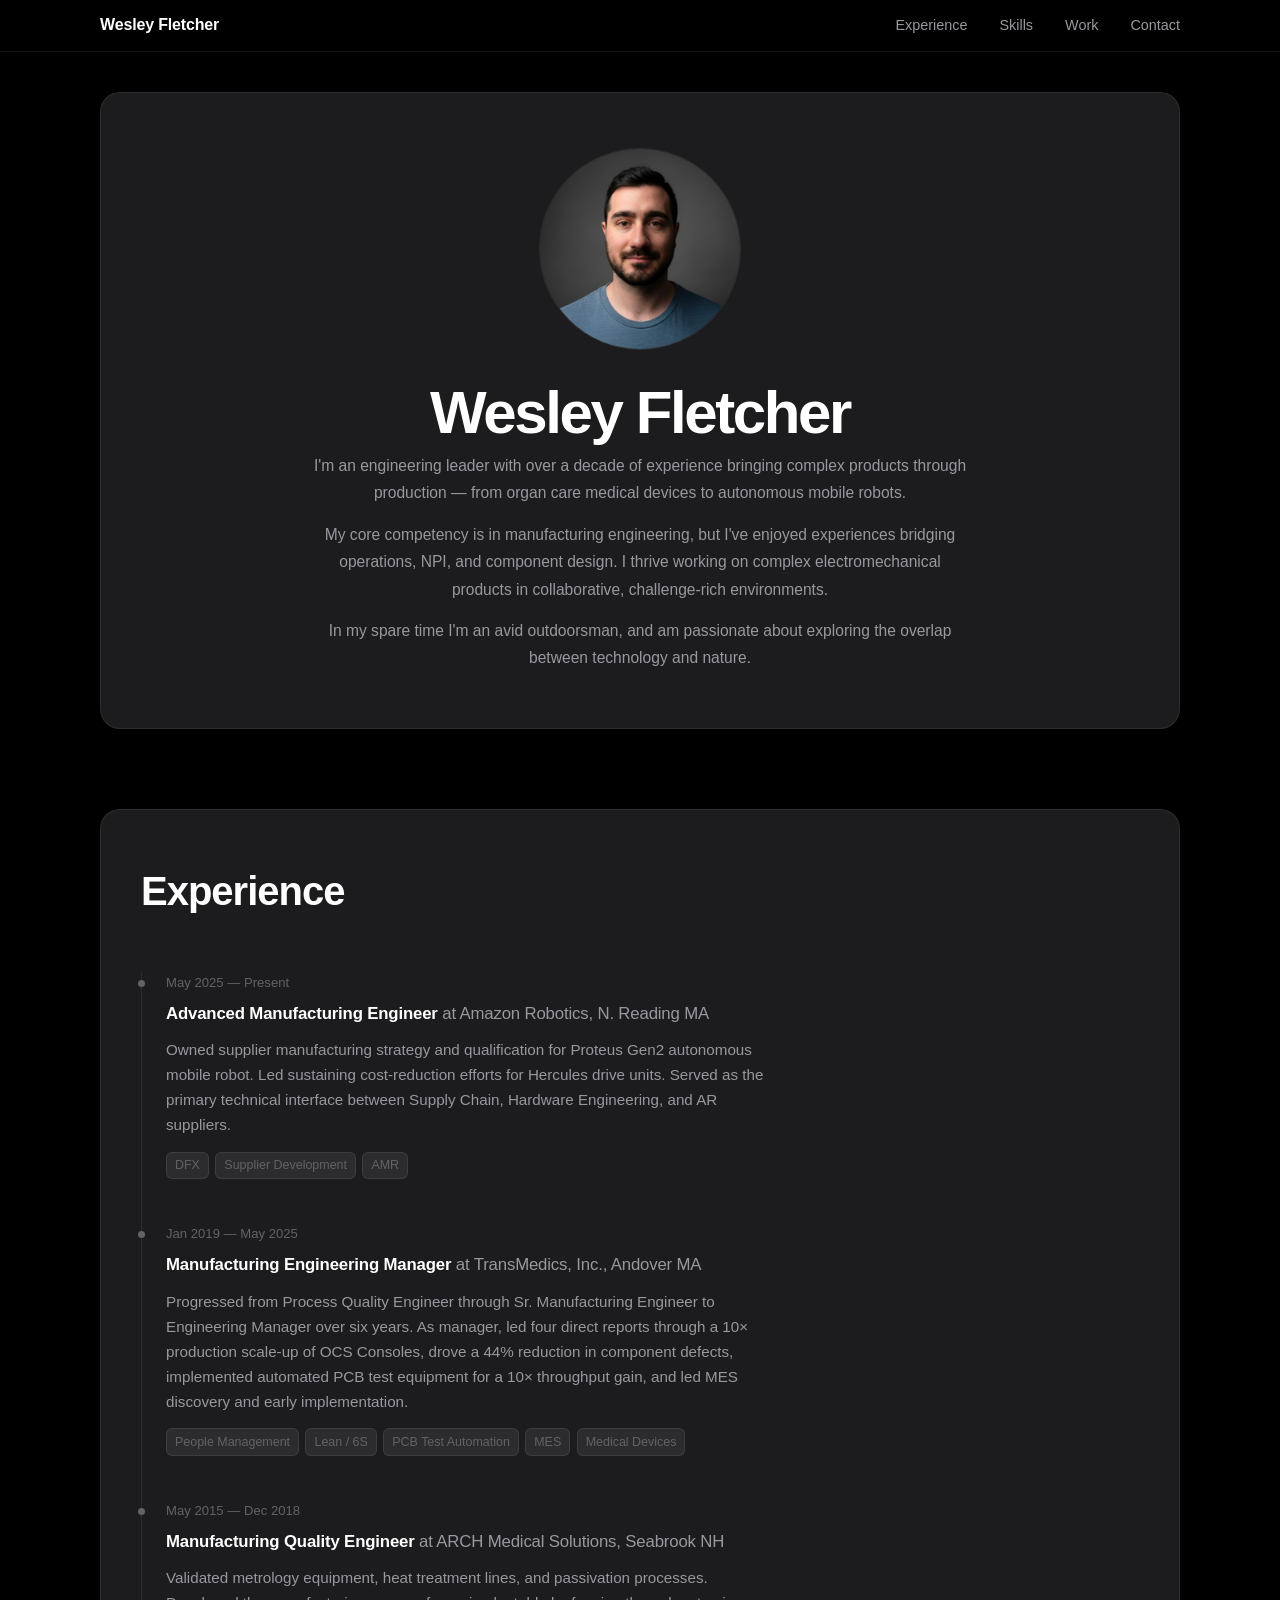
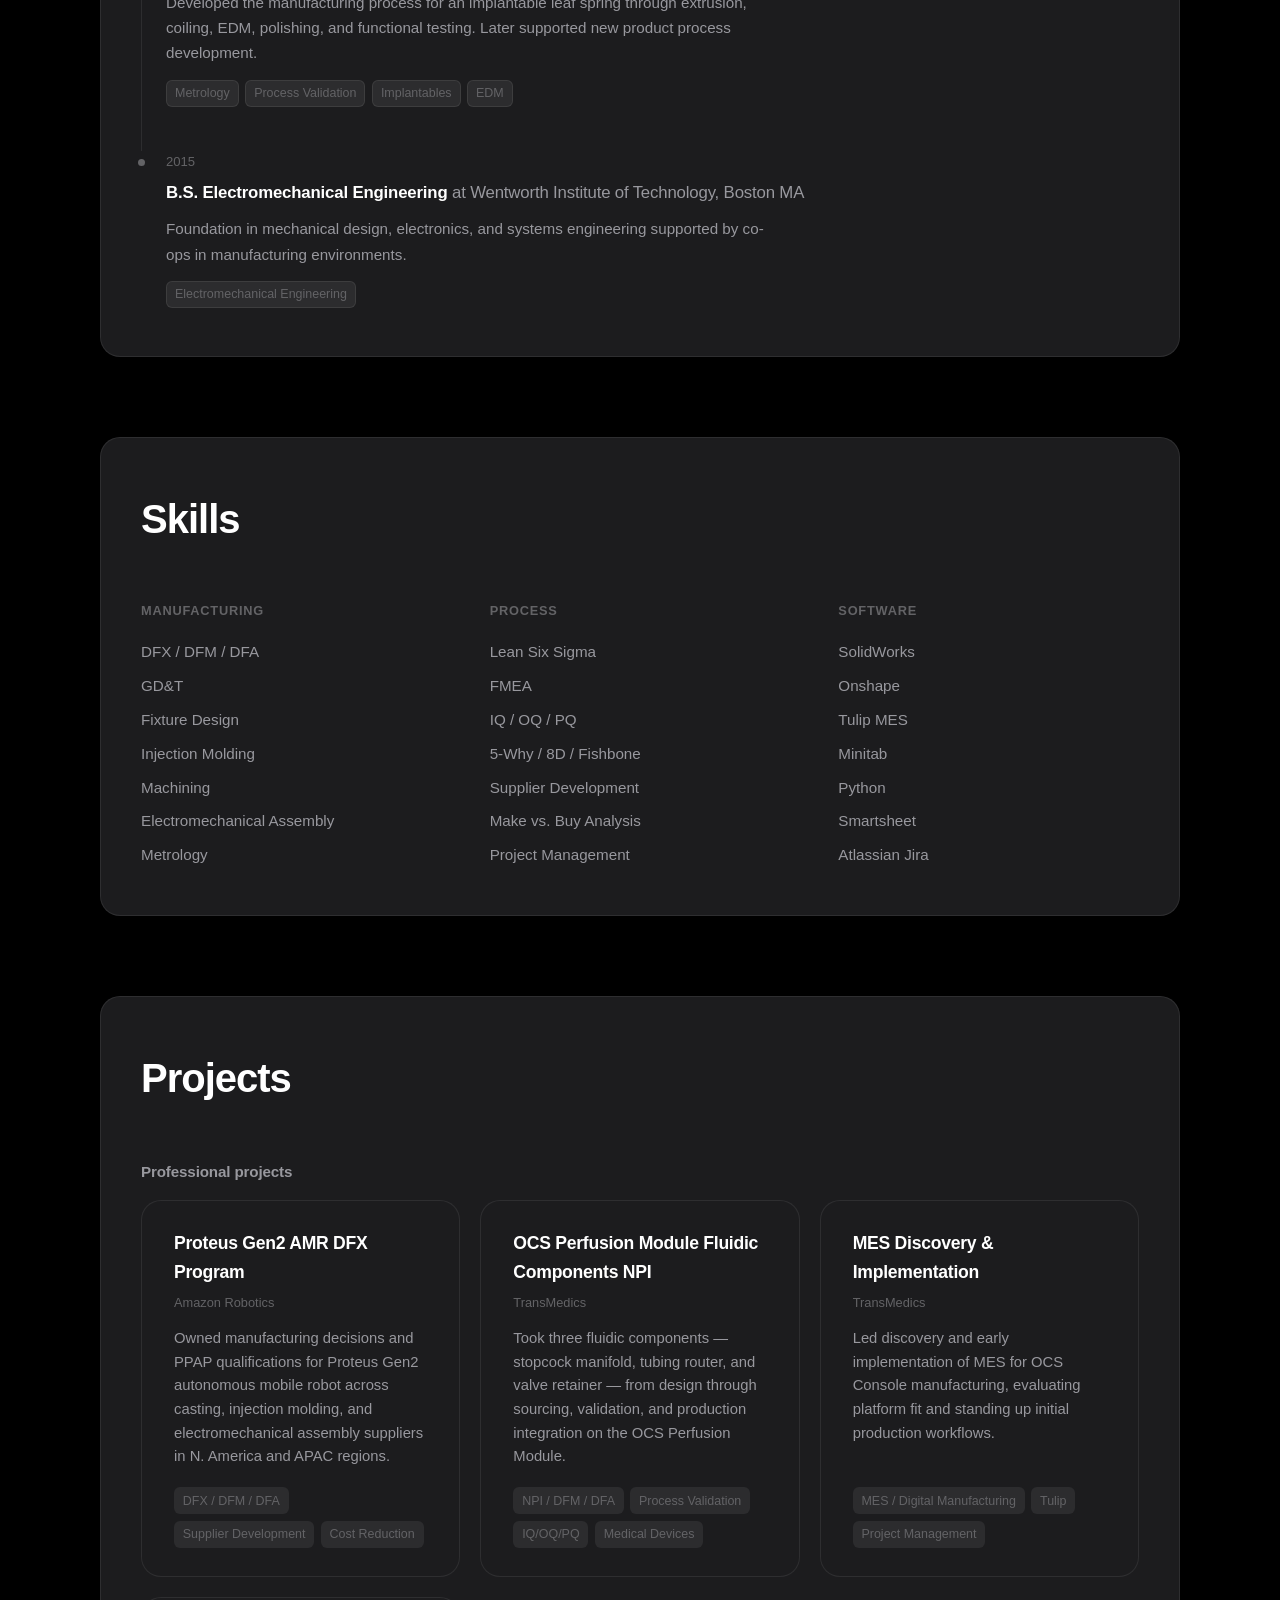
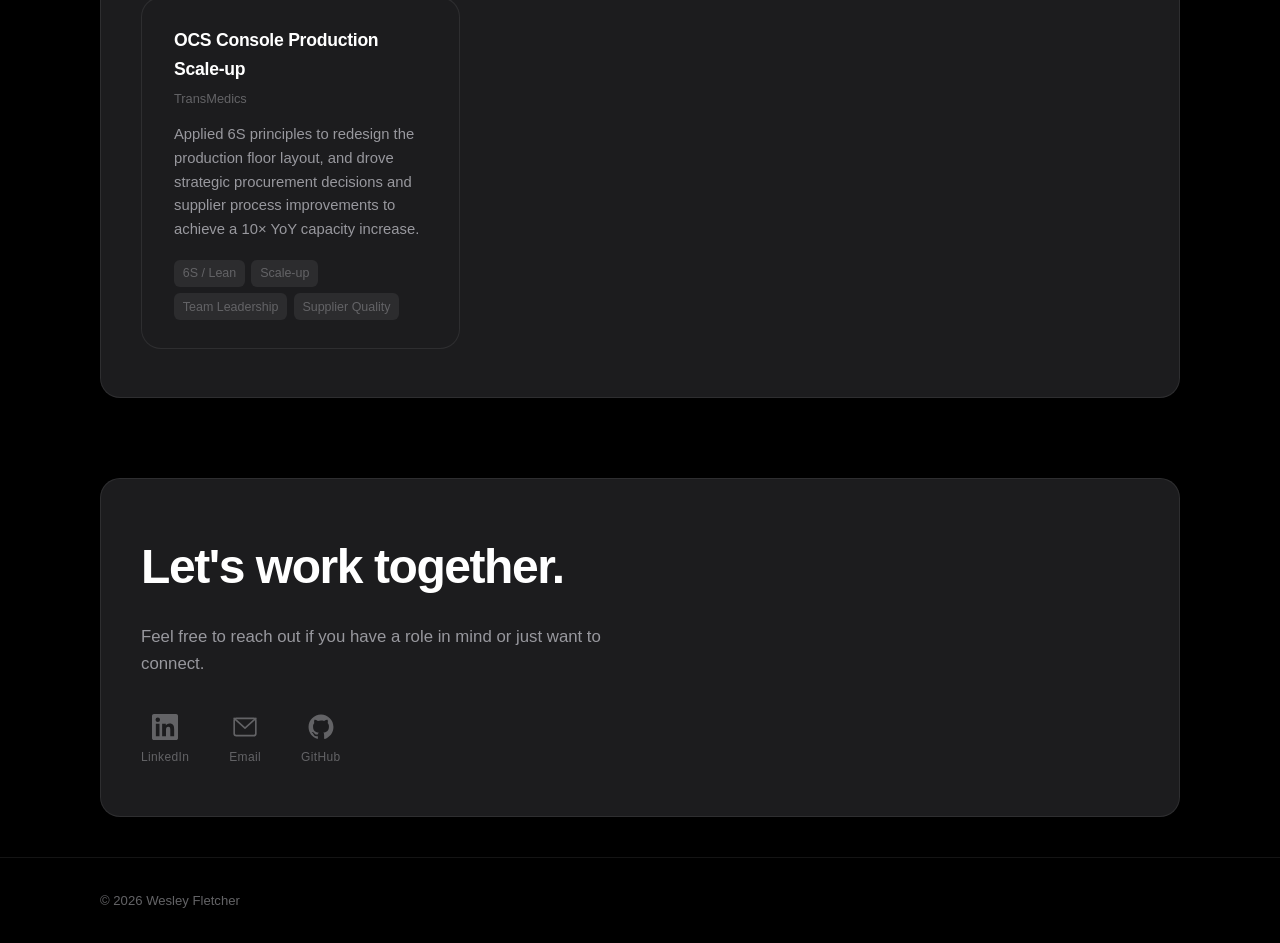
<file: index.html>
<!DOCTYPE html>
<html lang="en">
<head>
  <meta charset="UTF-8" />
  <meta name="viewport" content="width=device-width, initial-scale=1.0" />
  <meta name="description" content="Wesley Fletcher — Engineering leader with a decade of experience in manufacturing scale-up and sustainment, from medtech to industrial robotics." />
  <title>Wesley Fletcher</title>
  <link rel="stylesheet" href="style.css" />
</head>
<body>

  <!-- Navigation -->
  <header class="nav-wrapper" id="nav">
    <nav class="nav container">
      <a href="#hero" class="nav-logo">Wesley Fletcher</a>
      <ul class="nav-links" id="nav-links">
        <li><a href="#experience">Experience</a></li>
        <li><a href="#skills">Skills</a></li>
        <li><a href="#projects">Work</a></li>
        <li><a href="#contact">Contact</a></li>
      </ul>
      <button class="nav-toggle" id="nav-toggle"
              aria-label="Open menu"
              aria-expanded="false"
              aria-controls="nav-links">
        <span></span>
        <span></span>
        <span></span>
      </button>
    </nav>
  </header>

  <main>

    <!-- Hero -->
    <section id="hero" class="hero">
      <div class="container hero-content">
        <div class="hero-card">

          <figure class="hero-photo fade-in">
            <img src="profile.jpg" alt="Wesley Fletcher" />
          </figure>

          <h1 class="hero-name fade-in delay-1">Wesley Fletcher</h1>
          <p class="hero-bio fade-in delay-3">
            I'm an engineering leader with over a decade of experience bringing complex products
            through production — from organ care medical devices to autonomous mobile robots.
          </p>
          <p class="hero-bio fade-in delay-3">
            My core competency is in manufacturing engineering, but I've enjoyed experiences
            bridging operations, NPI, and component design. I thrive working on complex
            electromechanical products in collaborative, challenge-rich environments.
          </p>
          <p class="hero-bio fade-in delay-3">
            In my spare time I'm an avid outdoorsman, and am passionate about exploring the
            overlap between technology and nature.
          </p>

        </div>
      </div>
    </section>

    <!-- Experience -->
    <section id="experience" class="experience section reveal">
      <div class="container">
        <div class="section-card">
        <h2 class="section-heading">Experience</h2>
        <ol class="timeline">

          <li class="timeline-item">
            <span class="timeline-date">May 2025 — Present</span>
            <h3>Advanced Manufacturing Engineer <span>at Amazon Robotics, N. Reading MA</span></h3>
            <p>Owned supplier manufacturing strategy and qualification for Proteus Gen2 autonomous mobile robot. Led sustaining cost-reduction efforts for Hercules drive units. Served as the primary technical interface between Supply Chain, Hardware Engineering, and AR suppliers.</p>
            <ul class="timeline-tags">
              <li>DFX</li>
              <li>Supplier Development</li>
              <li>AMR</li>
            </ul>
          </li>

          <li class="timeline-item">
            <span class="timeline-date">Jan 2019 — May 2025</span>
            <h3>Manufacturing Engineering Manager <span>at TransMedics, Inc., Andover MA</span></h3>
            <p>Progressed from Process Quality Engineer through Sr. Manufacturing Engineer to Engineering Manager over six years. As manager, led four direct reports through a 10× production scale-up of OCS Consoles, drove a 44% reduction in component defects, implemented automated PCB test equipment for a 10× throughput gain, and led MES discovery and early implementation.</p>
            <ul class="timeline-tags">
              <li>People Management</li>
              <li>Lean / 6S</li>
              <li>PCB Test Automation</li>
              <li>MES</li>
              <li>Medical Devices</li>
            </ul>
          </li>

          <li class="timeline-item">
            <span class="timeline-date">May 2015 — Dec 2018</span>
            <h3>Manufacturing Quality Engineer <span>at ARCH Medical Solutions, Seabrook NH</span></h3>
            <p>Validated metrology equipment, heat treatment lines, and passivation processes. Developed the manufacturing process for an implantable leaf spring through extrusion, coiling, EDM, polishing, and functional testing. Later supported new product process development.</p>
            <ul class="timeline-tags">
              <li>Metrology</li>
              <li>Process Validation</li>
              <li>Implantables</li>
              <li>EDM</li>
            </ul>
          </li>

          <li class="timeline-item">
            <span class="timeline-date">2015</span>
            <h3>B.S. Electromechanical Engineering <span>at Wentworth Institute of Technology, Boston MA</span></h3>
            <p>Foundation in mechanical design, electronics, and systems engineering supported by co-ops in manufacturing environments.</p>
            <ul class="timeline-tags">
              <li>Electromechanical Engineering</li>
            </ul>
          </li>

        </ol>
        </div>
      </div>
    </section>

    <!-- Skills -->
    <section id="skills" class="skills section reveal">
      <div class="container">
        <div class="section-card">
        <h2 class="section-heading">Skills</h2>
        <div class="skills-grid">
          <div class="skill-group">
            <h3>Manufacturing</h3>
            <ul>
              <li>DFX / DFM / DFA</li>
              <li>GD&amp;T</li>
              <li>Fixture Design</li>
              <li>Injection Molding</li>
              <li>Machining</li>
              <li>Electromechanical Assembly</li>
              <li>Metrology</li>
            </ul>
          </div>
          <div class="skill-group">
            <h3>Process</h3>
            <ul>
              <li>Lean Six Sigma</li>
              <li>FMEA</li>
              <li>IQ / OQ / PQ</li>
              <li>5-Why / 8D / Fishbone</li>
              <li>Supplier Development</li>
              <li>Make vs. Buy Analysis</li>
              <li>Project Management</li>
            </ul>
          </div>
          <div class="skill-group">
            <h3>Software</h3>
            <ul>
              <li>SolidWorks</li>
              <li>Onshape</li>
              <li>Tulip MES</li>
              <li>Minitab</li>
              <li>Python</li>
              <li>Smartsheet</li>
              <li>Atlassian Jira</li>
            </ul>
          </div>
        </div>
        </div>
      </div>
    </section>

    <!-- Projects -->
    <section id="projects" class="projects section reveal">
      <div class="container">
        <div class="section-card">
        <h2 class="section-heading">Projects</h2>

        <!-- Live web apps: cards built at runtime from each deployment's
             /project.json (see projects.js + PROJECT_SCHEMA.md). Undeployed
             apps 404 and are skipped, so this shows only what's actually live. -->
        <div class="live-projects" id="live-projects" hidden>
          <h3 class="subsection-heading">Live web apps</h3>
          <div class="projects-grid" id="live-projects-grid"></div>
        </div>

        <h3 class="subsection-heading">Professional projects</h3>
        <div class="projects-grid">

          <article class="project-card project-card--featured">
            <div class="project-meta">
              <h3>Proteus Gen2 AMR DFX Program</h3>
              <span class="project-company">Amazon Robotics</span>
            </div>
            <p>Owned manufacturing decisions and PPAP qualifications for Proteus Gen2 autonomous mobile robot across casting, injection molding, and electromechanical assembly suppliers in N. America and APAC regions.</p>
            <ul class="project-tags" aria-label="Disciplines">
              <li>DFX / DFM / DFA</li>
              <li>Supplier Development</li>
              <li>Cost Reduction</li>
            </ul>
          </article>

          <article class="project-card">
            <div class="project-meta">
              <h3>OCS Perfusion Module Fluidic Components NPI</h3>
              <span class="project-company">TransMedics</span>
            </div>
            <p>Took three fluidic components — stopcock manifold, tubing router, and valve retainer — from design through sourcing, validation, and production integration on the OCS Perfusion Module.</p>
            <ul class="project-tags" aria-label="Disciplines">
              <li>NPI / DFM / DFA</li>
              <li>Process Validation</li>
              <li>IQ/OQ/PQ</li>
              <li>Medical Devices</li>
            </ul>
          </article>

          <article class="project-card">
            <div class="project-meta">
              <h3>MES Discovery &amp; Implementation</h3>
              <span class="project-company">TransMedics</span>
            </div>
            <p>Led discovery and early implementation of MES for OCS Console manufacturing, evaluating platform fit and standing up initial production workflows.</p>
            <ul class="project-tags" aria-label="Disciplines">
              <li>MES / Digital Manufacturing</li>
              <li>Tulip</li>
              <li>Project Management</li>
            </ul>
          </article>

          <article class="project-card">
            <div class="project-meta">
              <h3>OCS Console Production Scale-up</h3>
              <span class="project-company">TransMedics</span>
            </div>
            <p>Applied 6S principles to redesign the production floor layout, and drove strategic procurement decisions and supplier process improvements to achieve a 10× YoY capacity increase.</p>
            <ul class="project-tags" aria-label="Disciplines">
              <li>6S / Lean</li>
              <li>Scale-up</li>
              <li>Team Leadership</li>
              <li>Supplier Quality</li>
            </ul>
          </article>

        </div>
        </div>
      </div>
    </section>

    <!-- Contact -->
    <section id="contact" class="contact section reveal">
      <div class="container">
        <div class="section-card">
        <div class="contact-inner">
        <h2>Let's work together.</h2>
        <p>
          Feel free to reach out if you have a role in mind or just want to connect.
        </p>
        <nav class="contact-links" aria-label="Contact links">

          <a href="https://www.linkedin.com/in/wes-fletcher"
             target="_blank" rel="noopener"
             class="contact-link-item" aria-label="LinkedIn profile">
            <svg xmlns="http://www.w3.org/2000/svg" width="26" height="26"
                 viewBox="0 0 24 24" fill="currentColor" aria-hidden="true">
              <path d="M20.45 20.45h-3.56v-5.57c0-1.33-.03-3.04-1.85-3.04-1.85 0-2.13 1.45-2.13 2.94v5.67H9.35V9h3.41v1.56h.05c.48-.9 1.64-1.85 3.37-1.85 3.6 0 4.27 2.37 4.27 5.45v6.29zM5.34 7.43a2.07 2.07 0 1 1 0-4.14 2.07 2.07 0 0 1 0 4.14zM6.9 20.45H3.56V9H6.9v11.45zM22.22 0H1.77C.79 0 0 .77 0 1.72v20.56C0 23.23.79 24 1.77 24h20.45c.98 0 1.78-.77 1.78-1.72V1.72C24 .77 23.2 0 22.22 0z"/>
            </svg>
            <span>LinkedIn</span>
          </a>

          <a id="email-link" class="contact-link-item" aria-label="Send email">
            <svg xmlns="http://www.w3.org/2000/svg" width="26" height="26"
                 viewBox="0 0 24 24" fill="none" stroke="currentColor"
                 stroke-width="1.5" stroke-linecap="round" stroke-linejoin="round" aria-hidden="true">
              <rect x="2" y="4" width="20" height="16" rx="2"/>
              <polyline points="2,4 12,13 22,4"/>
            </svg>
            <span>Email</span>
          </a>

          <!-- Resume link (hidden for now)
          <a href="resume.pdf" download="Wesley_Fletcher_Resume.pdf"
             class="contact-link-item" aria-label="Download résumé">
            <svg xmlns="http://www.w3.org/2000/svg" width="26" height="26"
                 viewBox="0 0 24 24" fill="none" stroke="currentColor"
                 stroke-width="1.5" stroke-linecap="round" stroke-linejoin="round" aria-hidden="true">
              <path d="M14 2H6a2 2 0 0 0-2 2v16a2 2 0 0 0 2 2h12a2 2 0 0 0 2-2V8z"/>
              <polyline points="14 2 14 8 20 8"/>
              <line x1="16" y1="13" x2="8" y2="13"/>
              <line x1="16" y1="17" x2="8" y2="17"/>
              <polyline points="10 9 9 9 8 9"/>
            </svg>
            <span>Résumé</span>
          </a>
          -->

          <a href="https://github.com/waf5472"
             target="_blank" rel="noopener"
             class="contact-link-item" aria-label="GitHub profile">
            <svg xmlns="http://www.w3.org/2000/svg" width="26" height="26"
                 viewBox="0 0 24 24" fill="currentColor" aria-hidden="true">
              <path d="M12 .5C5.65.5.5 5.65.5 12c0 5.1 3.29 9.43 7.86 10.96.57.1.78-.25.78-.55v-1.93c-3.2.7-3.87-1.54-3.87-1.54-.52-1.33-1.27-1.68-1.27-1.68-1.04-.71.08-.7.08-.7 1.15.08 1.76 1.18 1.76 1.18 1.02 1.75 2.68 1.24 3.34.95.1-.74.4-1.24.72-1.53-2.55-.29-5.23-1.28-5.23-5.7 0-1.26.45-2.28 1.18-3.09-.12-.29-.51-1.46.11-3.05 0 0 .97-.31 3.16 1.18a10.97 10.97 0 0 1 2.88-.39c.98 0 1.96.13 2.88.39 2.19-1.49 3.16-1.18 3.16-1.18.62 1.59.23 2.76.11 3.05.74.81 1.18 1.83 1.18 3.09 0 4.43-2.69 5.41-5.25 5.69.41.36.78 1.06.78 2.13v3.16c0 .3.2.66.79.55C20.22 21.43 23.5 17.1 23.5 12 23.5 5.65 18.35.5 12 .5z"/>
            </svg>
            <span>GitHub</span>
          </a>

        </nav>
        </div>
        </div>
        </div>
    </section>

  </main>

  <footer class="footer">
    <div class="container">
      <p>© <span id="year"></span> Wesley Fletcher</p>
    </div>
  </footer>

  <script src="script.js"></script>
  <script src="projects.js" defer></script>
  <script>
    (function() {
      var u = 'waf5472', d = 'outlook', t = 'com';
      var el = document.getElementById('email-link');
      if (el) el.href = 'mailto:' + u + '\x40' + d + '.' + t;
    })();
  </script>
</body>
</html>
</file>
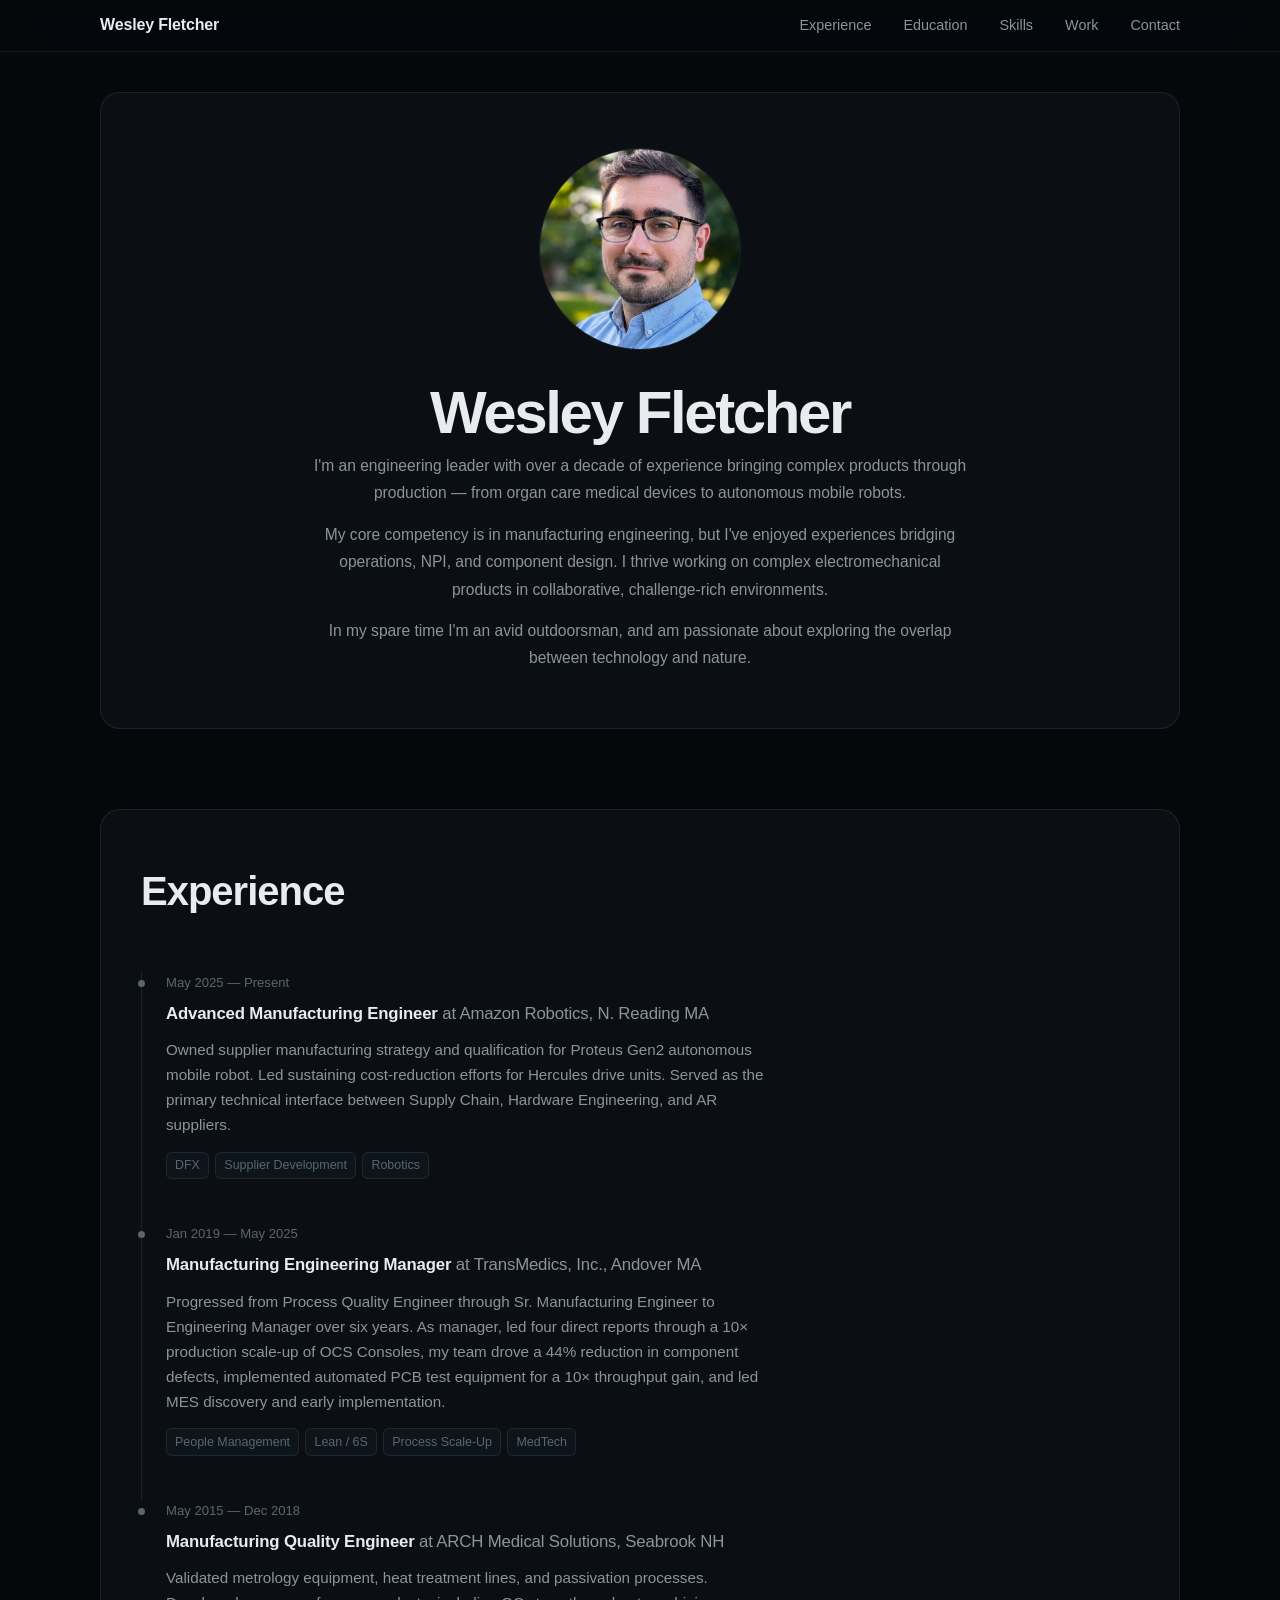
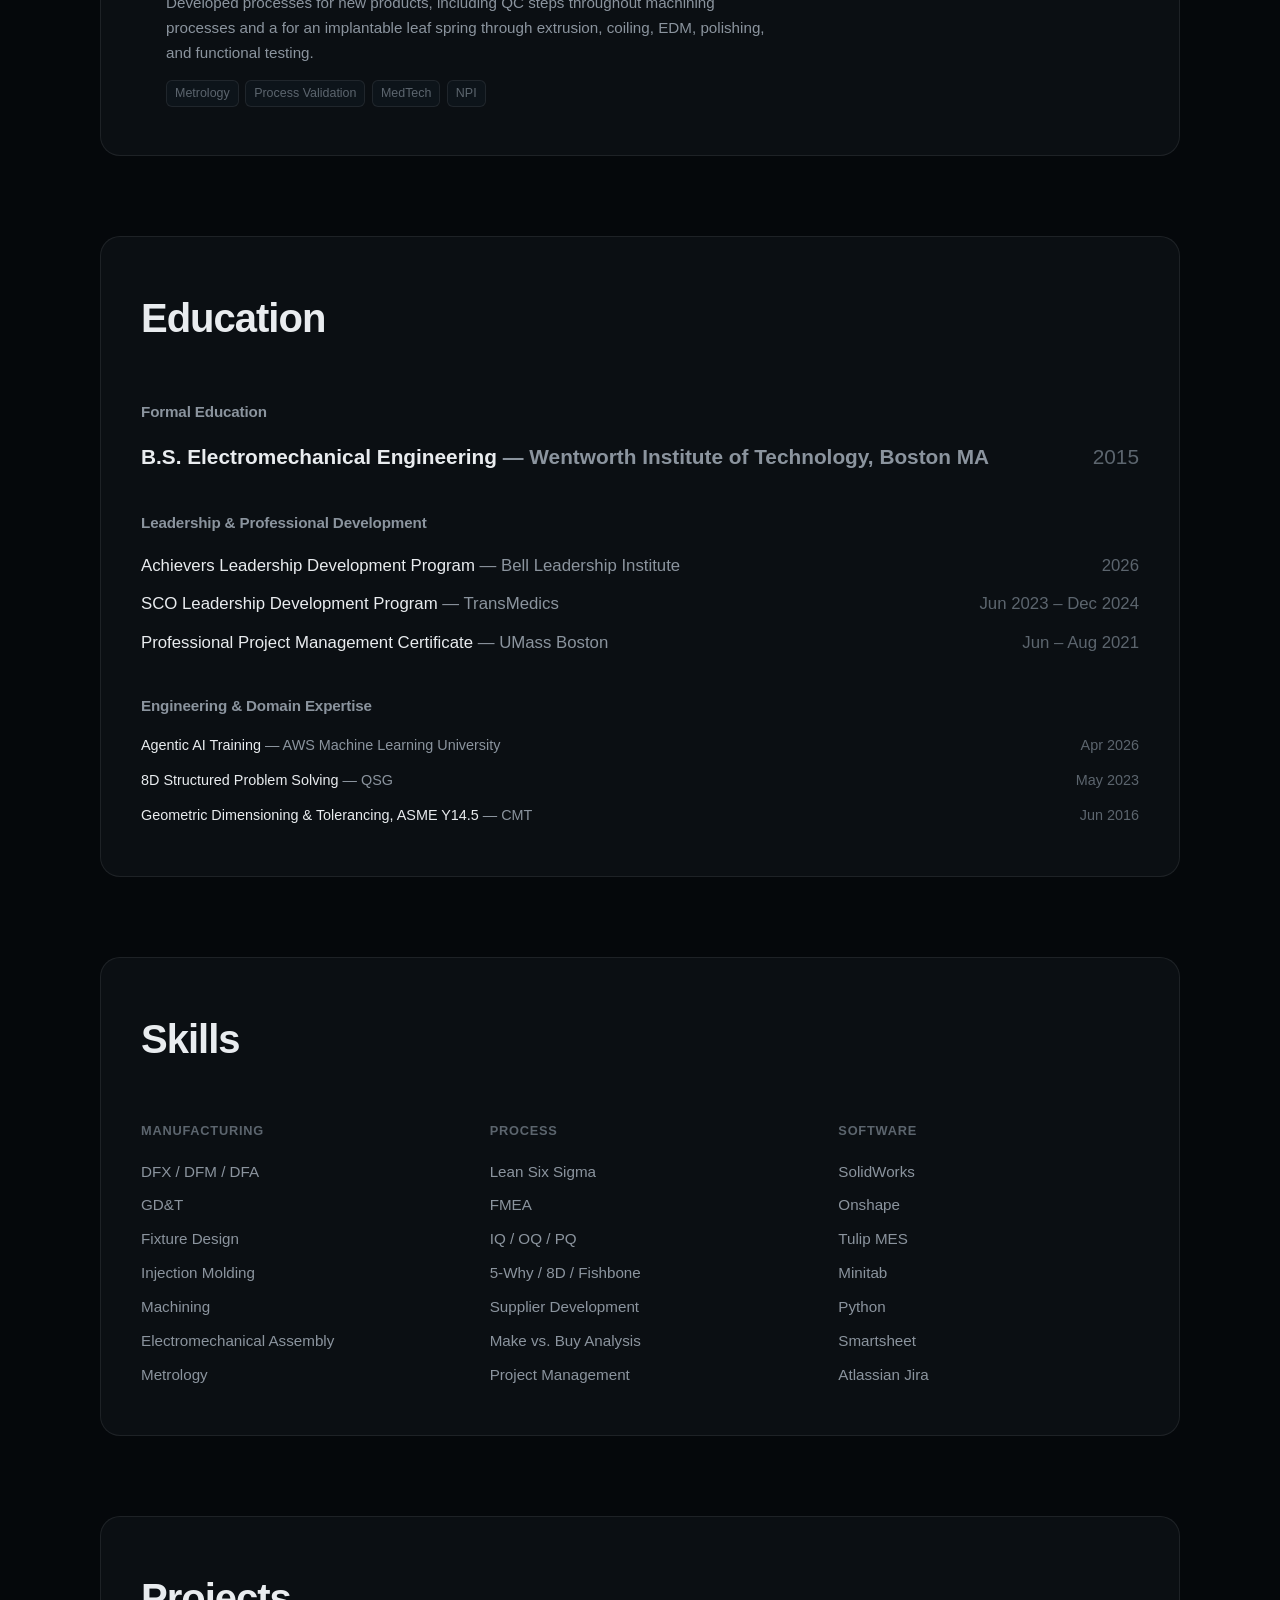
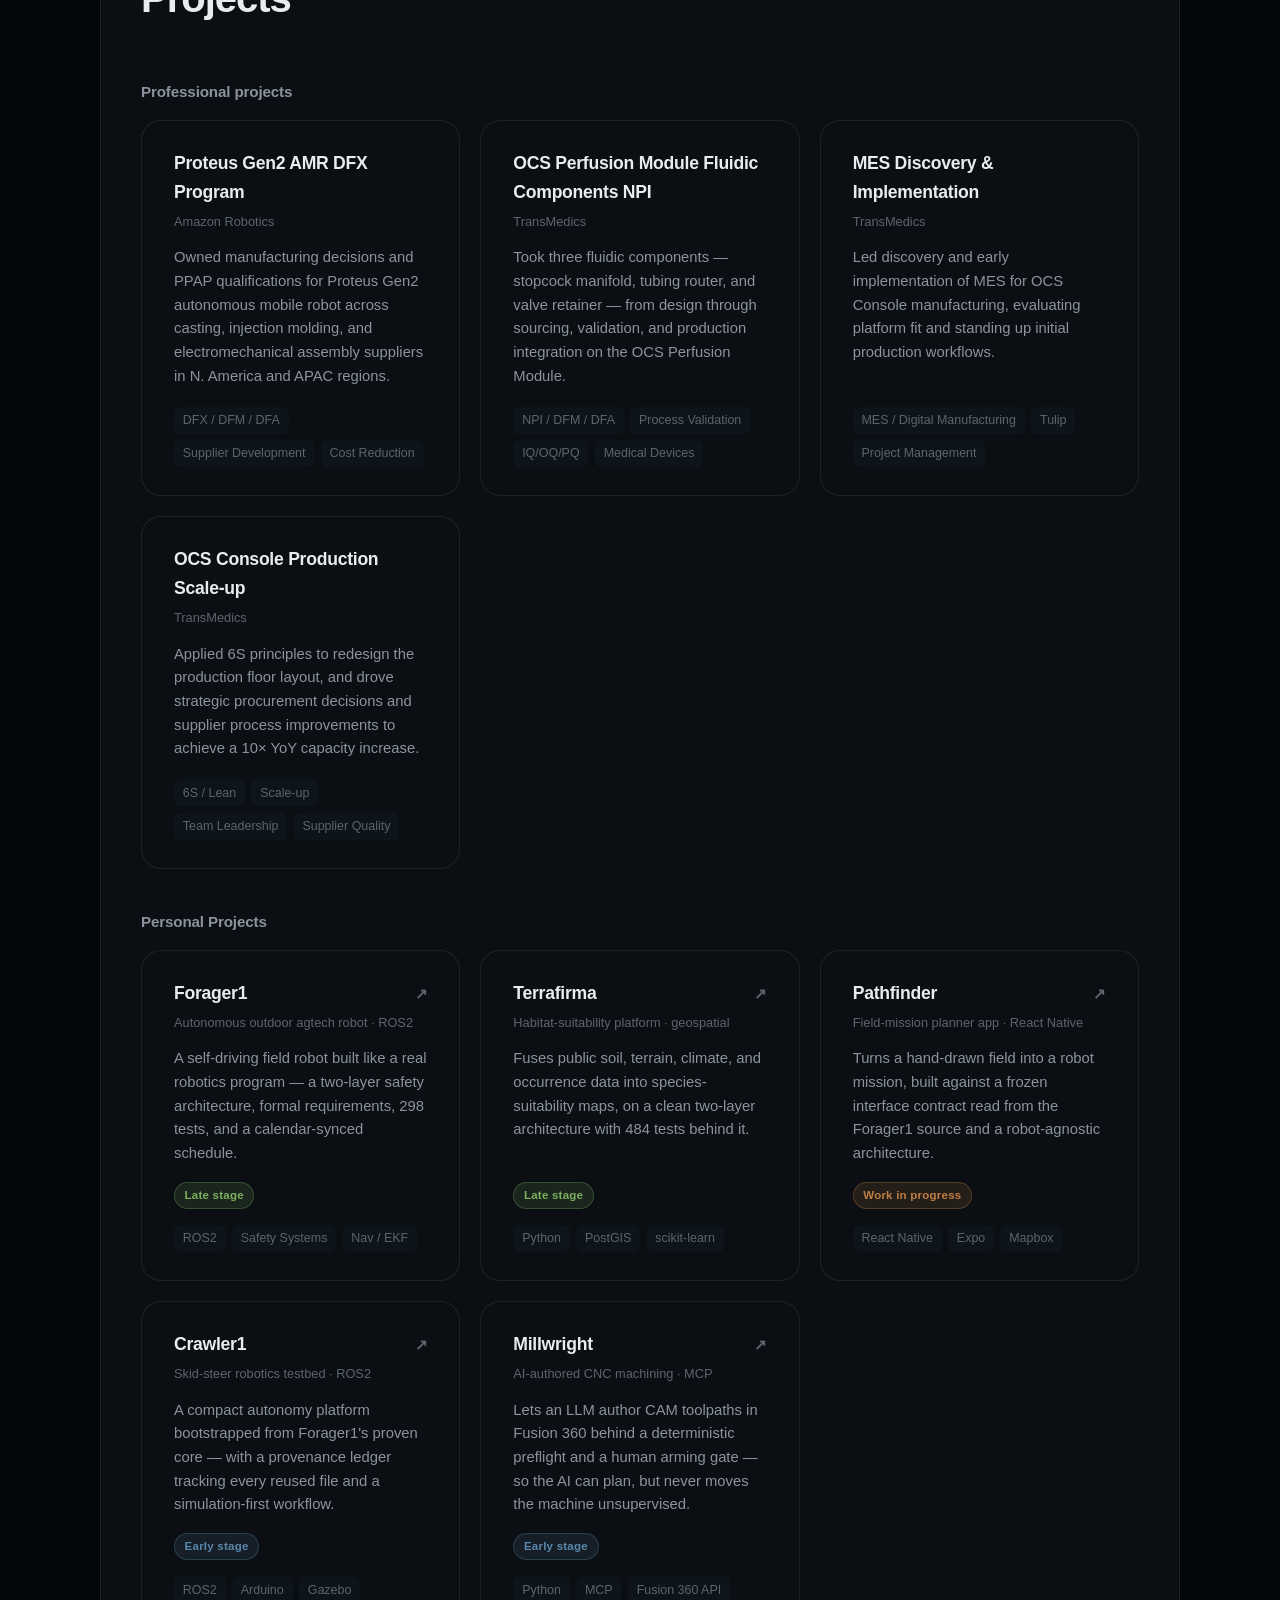
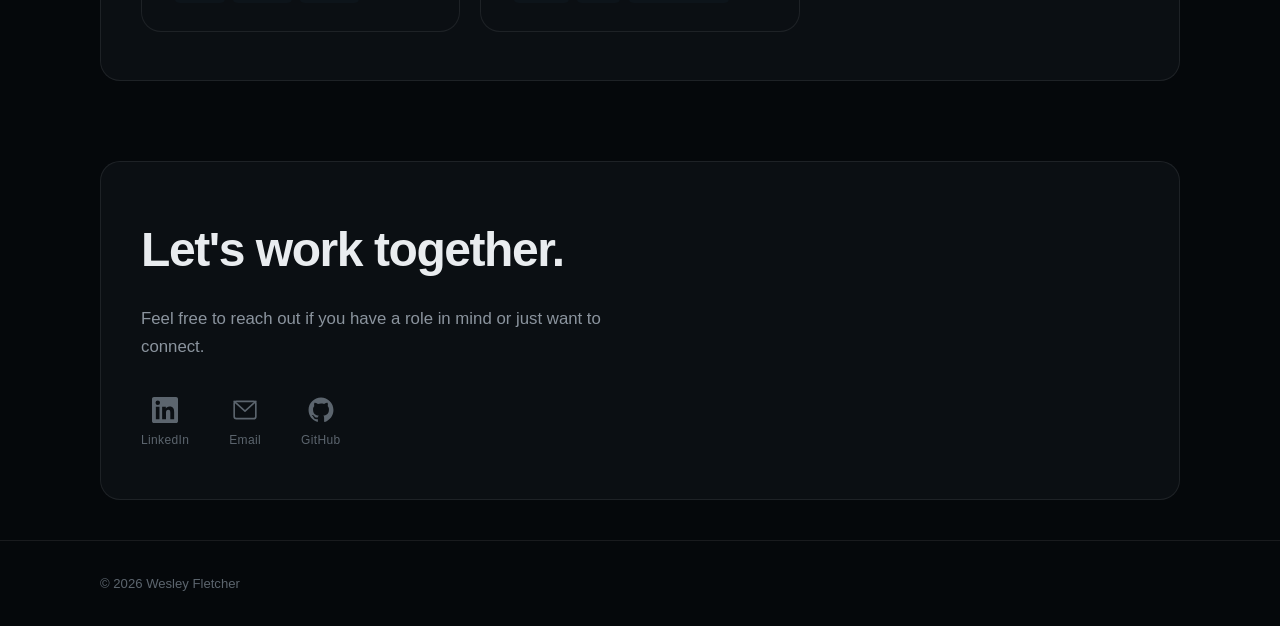
<file: public/index.html>
<!DOCTYPE html>
<html lang="en">
<head>
  <meta charset="UTF-8" />
  <meta name="viewport" content="width=device-width, initial-scale=1.0" />
  <meta name="description" content="Wesley Fletcher — Engineering leader with a decade of experience in manufacturing scale-up and sustainment, from medtech to industrial robotics." />
  <title>Wesley Fletcher</title>
  <link rel="stylesheet" href="style.css" />
</head>
<body>

  <!-- Navigation -->
  <header class="nav-wrapper" id="nav">
    <nav class="nav container">
      <a href="#hero" class="nav-logo">Wesley Fletcher</a>
      <ul class="nav-links" id="nav-links">
        <li><a href="#experience">Experience</a></li>
        <li><a href="#education">Education</a></li>
        <li><a href="#skills">Skills</a></li>
        <li><a href="#projects">Work</a></li>
        <li><a href="#contact">Contact</a></li>
      </ul>
      <button class="nav-toggle" id="nav-toggle"
              aria-label="Open menu"
              aria-expanded="false"
              aria-controls="nav-links">
        <span></span>
        <span></span>
        <span></span>
      </button>
    </nav>
  </header>

  <main>

    <!-- Hero -->
    <section id="hero" class="hero">
      <div class="container hero-content">
        <div class="hero-card">

          <figure class="hero-photo fade-in">
            <img src="profile.jpg" alt="Wesley Fletcher" />
          </figure>

          <h1 class="hero-name fade-in delay-1">Wesley Fletcher</h1>
          <p class="hero-bio fade-in delay-3">
            I'm an engineering leader with over a decade of experience bringing complex products
            through production — from organ care medical devices to autonomous mobile robots.
          </p>
          <p class="hero-bio fade-in delay-3">
            My core competency is in manufacturing engineering, but I've enjoyed experiences
            bridging operations, NPI, and component design. I thrive working on complex
            electromechanical products in collaborative, challenge-rich environments.
          </p>
          <p class="hero-bio fade-in delay-3">
            In my spare time I'm an avid outdoorsman, and am passionate about exploring the
            overlap between technology and nature.
          </p>

        </div>
      </div>
    </section>

    <!-- Experience -->
    <section id="experience" class="experience section reveal">
      <div class="container">
        <div class="section-card">
        <h2 class="section-heading">Experience</h2>
        <ol class="timeline">

          <li class="timeline-item">
            <span class="timeline-date">May 2025 — Present</span>
            <h3>Advanced Manufacturing Engineer <span>at Amazon Robotics, N. Reading MA</span></h3>
            <p>Owned supplier manufacturing strategy and qualification for Proteus Gen2 autonomous mobile robot. Led sustaining cost-reduction efforts for Hercules drive units. Served as the primary technical interface between Supply Chain, Hardware Engineering, and AR suppliers.</p>
            <ul class="timeline-tags">
              <li>DFX</li>
              <li>Supplier Development</li>
              <li>Robotics</li>
            </ul>
          </li>

          <li class="timeline-item">
            <span class="timeline-date">Jan 2019 — May 2025</span>
            <h3>Manufacturing Engineering Manager <span>at TransMedics, Inc., Andover MA</span></h3>
            <p>Progressed from Process Quality Engineer through Sr. Manufacturing Engineer to Engineering Manager over six years. As manager, led four direct reports through a 10× production scale-up of OCS Consoles, my team drove a 44% reduction in component defects, implemented automated PCB test equipment for a 10× throughput gain, and led MES discovery and early implementation.</p>
            <ul class="timeline-tags">
              <li>People Management</li>
              <li>Lean / 6S</li>
              <li>Process Scale-Up</li>
              <li>MedTech</li>
            </ul>
          </li>

          <li class="timeline-item">
            <span class="timeline-date">May 2015 — Dec 2018</span>
            <h3>Manufacturing Quality Engineer <span>at ARCH Medical Solutions, Seabrook NH</span></h3>
            <p>Validated metrology equipment, heat treatment lines, and passivation processes. Developed processes for new products, including QC steps throughout machining processes and a for an implantable leaf spring through extrusion, coiling, EDM, polishing, and functional testing.</p>
            <ul class="timeline-tags">
              <li>Metrology</li>
              <li>Process Validation</li>
              <li>MedTech</li>
              <li>NPI</li>
            </ul>
          </li>

        </ol>
        </div>
      </div>
    </section>

    <!-- Education -->
    <section id="education" class="education section reveal">
      <div class="container">
        <div class="section-card">
        <h2 class="section-heading">Education</h2>

        <div class="edu-group edu-group--formal">
          <h3 class="subsection-heading">Formal Education</h3>
          <ul class="edu-list">
            <li>
              <span class="edu-title">B.S. Electromechanical Engineering <span class="edu-org">— Wentworth Institute of Technology, Boston MA</span></span>
              <span class="edu-date">2015</span>
            </li>
          </ul>
        </div>

        <div class="edu-group edu-group--leadership">
          <h3 class="subsection-heading">Leadership &amp; Professional Development</h3>
          <ul class="edu-list">
            <li>
              <span class="edu-title">Achievers Leadership Development Program <span class="edu-org">— Bell Leadership Institute</span></span>
              <span class="edu-date">2026</span>
            </li>
            <li>
              <span class="edu-title">SCO Leadership Development Program <span class="edu-org">— TransMedics</span></span>
              <span class="edu-date">Jun 2023 – Dec 2024</span>
            </li>
            <li>
              <span class="edu-title">Professional Project Management Certificate <span class="edu-org">— UMass Boston</span></span>
              <span class="edu-date">Jun – Aug 2021</span>
            </li>
          </ul>
        </div>

        <div class="edu-group edu-group--tech">
          <h3 class="subsection-heading">Engineering &amp; Domain Expertise</h3>
          <ul class="edu-list">
            <li>
              <span class="edu-title">Agentic AI Training <span class="edu-org">— AWS Machine Learning University</span></span>
              <span class="edu-date">Apr 2026</span>
            </li>
            <li>
              <span class="edu-title">8D Structured Problem Solving <span class="edu-org">— QSG</span></span>
              <span class="edu-date">May 2023</span>
            </li>
            <li>
              <span class="edu-title">Geometric Dimensioning &amp; Tolerancing, ASME Y14.5 <span class="edu-org">— CMT</span></span>
              <span class="edu-date">Jun 2016</span>
            </li>
          </ul>
        </div>

        </div>
      </div>
    </section>

    <!-- Skills -->
    <section id="skills" class="skills section reveal">
      <div class="container">
        <div class="section-card">
        <h2 class="section-heading">Skills</h2>
        <div class="skills-grid">
          <div class="skill-group">
            <h3>Manufacturing</h3>
            <ul>
              <li>DFX / DFM / DFA</li>
              <li>GD&amp;T</li>
              <li>Fixture Design</li>
              <li>Injection Molding</li>
              <li>Machining</li>
              <li>Electromechanical Assembly</li>
              <li>Metrology</li>
            </ul>
          </div>
          <div class="skill-group">
            <h3>Process</h3>
            <ul>
              <li>Lean Six Sigma</li>
              <li>FMEA</li>
              <li>IQ / OQ / PQ</li>
              <li>5-Why / 8D / Fishbone</li>
              <li>Supplier Development</li>
              <li>Make vs. Buy Analysis</li>
              <li>Project Management</li>
            </ul>
          </div>
          <div class="skill-group">
            <h3>Software</h3>
            <ul>
              <li>SolidWorks</li>
              <li>Onshape</li>
              <li>Tulip MES</li>
              <li>Minitab</li>
              <li>Python</li>
              <li>Smartsheet</li>
              <li>Atlassian Jira</li>
            </ul>
          </div>
        </div>
        </div>
      </div>
    </section>

    <!-- Projects -->
    <section id="projects" class="projects section reveal">
      <div class="container">
        <div class="section-card">
        <h2 class="section-heading">Projects</h2>

        <h3 class="subsection-heading">Professional projects</h3>
        <div class="projects-grid">

          <article class="project-card project-card--featured">
            <div class="project-meta">
              <h3>Proteus Gen2 AMR DFX Program</h3>
              <span class="project-company">Amazon Robotics</span>
            </div>
            <p>Owned manufacturing decisions and PPAP qualifications for Proteus Gen2 autonomous mobile robot across casting, injection molding, and electromechanical assembly suppliers in N. America and APAC regions.</p>
            <ul class="project-tags" aria-label="Disciplines">
              <li>DFX / DFM / DFA</li>
              <li>Supplier Development</li>
              <li>Cost Reduction</li>
            </ul>
          </article>

          <article class="project-card">
            <div class="project-meta">
              <h3>OCS Perfusion Module Fluidic Components NPI</h3>
              <span class="project-company">TransMedics</span>
            </div>
            <p>Took three fluidic components — stopcock manifold, tubing router, and valve retainer — from design through sourcing, validation, and production integration on the OCS Perfusion Module.</p>
            <ul class="project-tags" aria-label="Disciplines">
              <li>NPI / DFM / DFA</li>
              <li>Process Validation</li>
              <li>IQ/OQ/PQ</li>
              <li>Medical Devices</li>
            </ul>
          </article>

          <article class="project-card">
            <div class="project-meta">
              <h3>MES Discovery &amp; Implementation</h3>
              <span class="project-company">TransMedics</span>
            </div>
            <p>Led discovery and early implementation of MES for OCS Console manufacturing, evaluating platform fit and standing up initial production workflows.</p>
            <ul class="project-tags" aria-label="Disciplines">
              <li>MES / Digital Manufacturing</li>
              <li>Tulip</li>
              <li>Project Management</li>
            </ul>
          </article>

          <article class="project-card">
            <div class="project-meta">
              <h3>OCS Console Production Scale-up</h3>
              <span class="project-company">TransMedics</span>
            </div>
            <p>Applied 6S principles to redesign the production floor layout, and drove strategic procurement decisions and supplier process improvements to achieve a 10× YoY capacity increase.</p>
            <ul class="project-tags" aria-label="Disciplines">
              <li>6S / Lean</li>
              <li>Scale-up</li>
              <li>Team Leadership</li>
              <li>Supplier Quality</li>
            </ul>
          </article>

        </div>

        <!-- Live web apps: cards built at runtime from each deployment's
             /project.json (see projects.js + PROJECT_SCHEMA.md). Undeployed
             apps 404 and are skipped, so this shows only what's actually live. -->
        <div class="live-projects" id="live-projects" hidden>
          <h3 class="subsection-heading">Live web apps</h3>
          <div class="projects-grid" id="live-projects-grid"></div>
        </div>

        <!-- Personal Projects: static case-study pages under /projects/*.html -->
        <h3 class="subsection-heading" style="margin-top:2.5rem">Personal Projects</h3>
        <div class="projects-grid">

          <a class="project-card project-card--sys" href="projects/forager1.html">
            <div class="project-meta">
              <h3>Forager1 <span class="sys-arrow">&#8599;</span></h3>
              <span class="project-company">Autonomous outdoor agtech robot · ROS2</span>
            </div>
            <p>A self-driving field robot built like a real robotics program — a two-layer safety architecture, formal requirements, 298 tests, and a calendar-synced schedule.</p>
            <div class="sys-foot">
              <span class="sys-status sys-status--almost">Late stage</span>
              <ul class="project-tags" aria-label="Tech">
                <li>ROS2</li>
                <li>Safety Systems</li>
                <li>Nav / EKF</li>
              </ul>
            </div>
          </a>

          <a class="project-card project-card--sys" href="projects/terrafirma.html">
            <div class="project-meta">
              <h3>Terrafirma <span class="sys-arrow">&#8599;</span></h3>
              <span class="project-company">Habitat-suitability platform · geospatial</span>
            </div>
            <p>Fuses public soil, terrain, climate, and occurrence data into species-suitability maps, on a clean two-layer architecture with 484 tests behind it.</p>
            <div class="sys-foot">
              <span class="sys-status sys-status--almost">Late stage</span>
              <ul class="project-tags" aria-label="Tech">
                <li>Python</li>
                <li>PostGIS</li>
                <li>scikit-learn</li>
              </ul>
            </div>
          </a>

          <a class="project-card project-card--sys" href="projects/pathfinder.html">
            <div class="project-meta">
              <h3>Pathfinder <span class="sys-arrow">&#8599;</span></h3>
              <span class="project-company">Field-mission planner app · React Native</span>
            </div>
            <p>Turns a hand-drawn field into a robot mission, built against a frozen interface contract read from the Forager1 source and a robot-agnostic architecture.</p>
            <div class="sys-foot">
              <span class="sys-status sys-status--wip">Work in progress</span>
              <ul class="project-tags" aria-label="Tech">
                <li>React Native</li>
                <li>Expo</li>
                <li>Mapbox</li>
              </ul>
            </div>
          </a>

          <a class="project-card project-card--sys" href="projects/crawler1.html">
            <div class="project-meta">
              <h3>Crawler1 <span class="sys-arrow">&#8599;</span></h3>
              <span class="project-company">Skid-steer robotics testbed · ROS2</span>
            </div>
            <p>A compact autonomy platform bootstrapped from Forager1's proven core — with a provenance ledger tracking every reused file and a simulation-first workflow.</p>
            <div class="sys-foot">
              <span class="sys-status sys-status--young">Early stage</span>
              <ul class="project-tags" aria-label="Tech">
                <li>ROS2</li>
                <li>Arduino</li>
                <li>Gazebo</li>
              </ul>
            </div>
          </a>

          <a class="project-card project-card--sys" href="projects/millwright.html">
            <div class="project-meta">
              <h3>Millwright <span class="sys-arrow">&#8599;</span></h3>
              <span class="project-company">AI-authored CNC machining · MCP</span>
            </div>
            <p>Lets an LLM author CAM toolpaths in Fusion 360 behind a deterministic preflight and a human arming gate — so the AI can plan, but never moves the machine unsupervised.</p>
            <div class="sys-foot">
              <span class="sys-status sys-status--young">Early stage</span>
              <ul class="project-tags" aria-label="Tech">
                <li>Python</li>
                <li>MCP</li>
                <li>Fusion 360 API</li>
              </ul>
            </div>
          </a>

        </div>

        </div>
      </div>
    </section>

    <!-- Contact -->
    <section id="contact" class="contact section reveal">
      <div class="container">
        <div class="section-card">
        <div class="contact-inner">
        <h2>Let's work together.</h2>
        <p>
          Feel free to reach out if you have a role in mind or just want to connect.
        </p>
        <nav class="contact-links" aria-label="Contact links">

          <a href="https://www.linkedin.com/in/wes-fletcher"
             target="_blank" rel="noopener"
             class="contact-link-item" aria-label="LinkedIn profile">
            <svg xmlns="http://www.w3.org/2000/svg" width="26" height="26"
                 viewBox="0 0 24 24" fill="currentColor" aria-hidden="true">
              <path d="M20.45 20.45h-3.56v-5.57c0-1.33-.03-3.04-1.85-3.04-1.85 0-2.13 1.45-2.13 2.94v5.67H9.35V9h3.41v1.56h.05c.48-.9 1.64-1.85 3.37-1.85 3.6 0 4.27 2.37 4.27 5.45v6.29zM5.34 7.43a2.07 2.07 0 1 1 0-4.14 2.07 2.07 0 0 1 0 4.14zM6.9 20.45H3.56V9H6.9v11.45zM22.22 0H1.77C.79 0 0 .77 0 1.72v20.56C0 23.23.79 24 1.77 24h20.45c.98 0 1.78-.77 1.78-1.72V1.72C24 .77 23.2 0 22.22 0z"/>
            </svg>
            <span>LinkedIn</span>
          </a>

          <a id="email-link" class="contact-link-item" aria-label="Send email">
            <svg xmlns="http://www.w3.org/2000/svg" width="26" height="26"
                 viewBox="0 0 24 24" fill="none" stroke="currentColor"
                 stroke-width="1.5" stroke-linecap="round" stroke-linejoin="round" aria-hidden="true">
              <rect x="2" y="4" width="20" height="16" rx="2"/>
              <polyline points="2,4 12,13 22,4"/>
            </svg>
            <span>Email</span>
          </a>

          <!-- Resume link (hidden for now)
          <a href="resume.pdf" download="Wesley_Fletcher_Resume.pdf"
             class="contact-link-item" aria-label="Download résumé">
            <svg xmlns="http://www.w3.org/2000/svg" width="26" height="26"
                 viewBox="0 0 24 24" fill="none" stroke="currentColor"
                 stroke-width="1.5" stroke-linecap="round" stroke-linejoin="round" aria-hidden="true">
              <path d="M14 2H6a2 2 0 0 0-2 2v16a2 2 0 0 0 2 2h12a2 2 0 0 0 2-2V8z"/>
              <polyline points="14 2 14 8 20 8"/>
              <line x1="16" y1="13" x2="8" y2="13"/>
              <line x1="16" y1="17" x2="8" y2="17"/>
              <polyline points="10 9 9 9 8 9"/>
            </svg>
            <span>Résumé</span>
          </a>
          -->

          <a href="https://github.com/waf5472"
             target="_blank" rel="noopener"
             class="contact-link-item" aria-label="GitHub profile">
            <svg xmlns="http://www.w3.org/2000/svg" width="26" height="26"
                 viewBox="0 0 24 24" fill="currentColor" aria-hidden="true">
              <path d="M12 .5C5.65.5.5 5.65.5 12c0 5.1 3.29 9.43 7.86 10.96.57.1.78-.25.78-.55v-1.93c-3.2.7-3.87-1.54-3.87-1.54-.52-1.33-1.27-1.68-1.27-1.68-1.04-.71.08-.7.08-.7 1.15.08 1.76 1.18 1.76 1.18 1.02 1.75 2.68 1.24 3.34.95.1-.74.4-1.24.72-1.53-2.55-.29-5.23-1.28-5.23-5.7 0-1.26.45-2.28 1.18-3.09-.12-.29-.51-1.46.11-3.05 0 0 .97-.31 3.16 1.18a10.97 10.97 0 0 1 2.88-.39c.98 0 1.96.13 2.88.39 2.19-1.49 3.16-1.18 3.16-1.18.62 1.59.23 2.76.11 3.05.74.81 1.18 1.83 1.18 3.09 0 4.43-2.69 5.41-5.25 5.69.41.36.78 1.06.78 2.13v3.16c0 .3.2.66.79.55C20.22 21.43 23.5 17.1 23.5 12 23.5 5.65 18.35.5 12 .5z"/>
            </svg>
            <span>GitHub</span>
          </a>

        </nav>
        </div>
        </div>
        </div>
    </section>

  </main>

  <footer class="footer">
    <div class="container">
      <p>© <span id="year"></span> Wesley Fletcher</p>
    </div>
  </footer>

  <script src="script.js"></script>
  <script src="projects.js" defer></script>
  <script>
    (function() {
      var u = 'waf5472', d = 'outlook', t = 'com';
      var el = document.getElementById('email-link');
      if (el) el.href = 'mailto:' + u + '\x40' + d + '.' + t;
    })();
  </script>
</body>
</html>
</file>
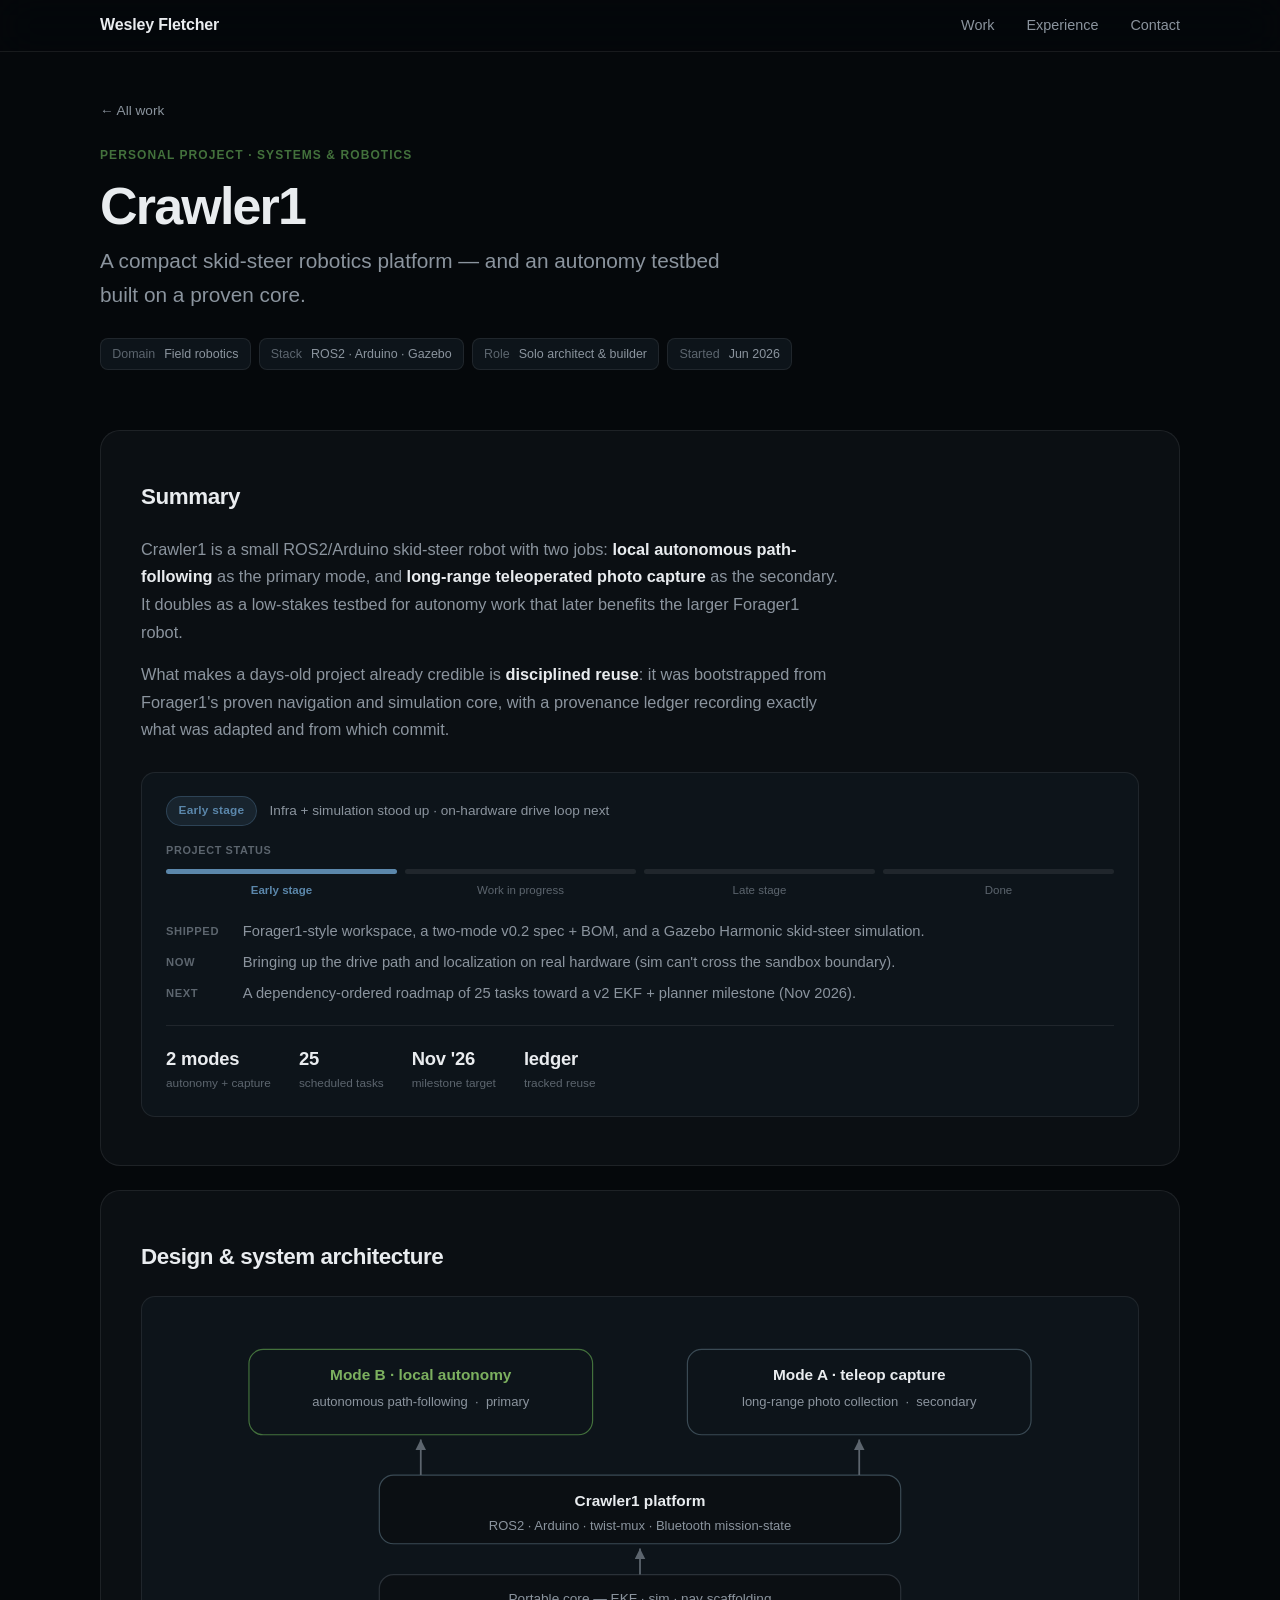
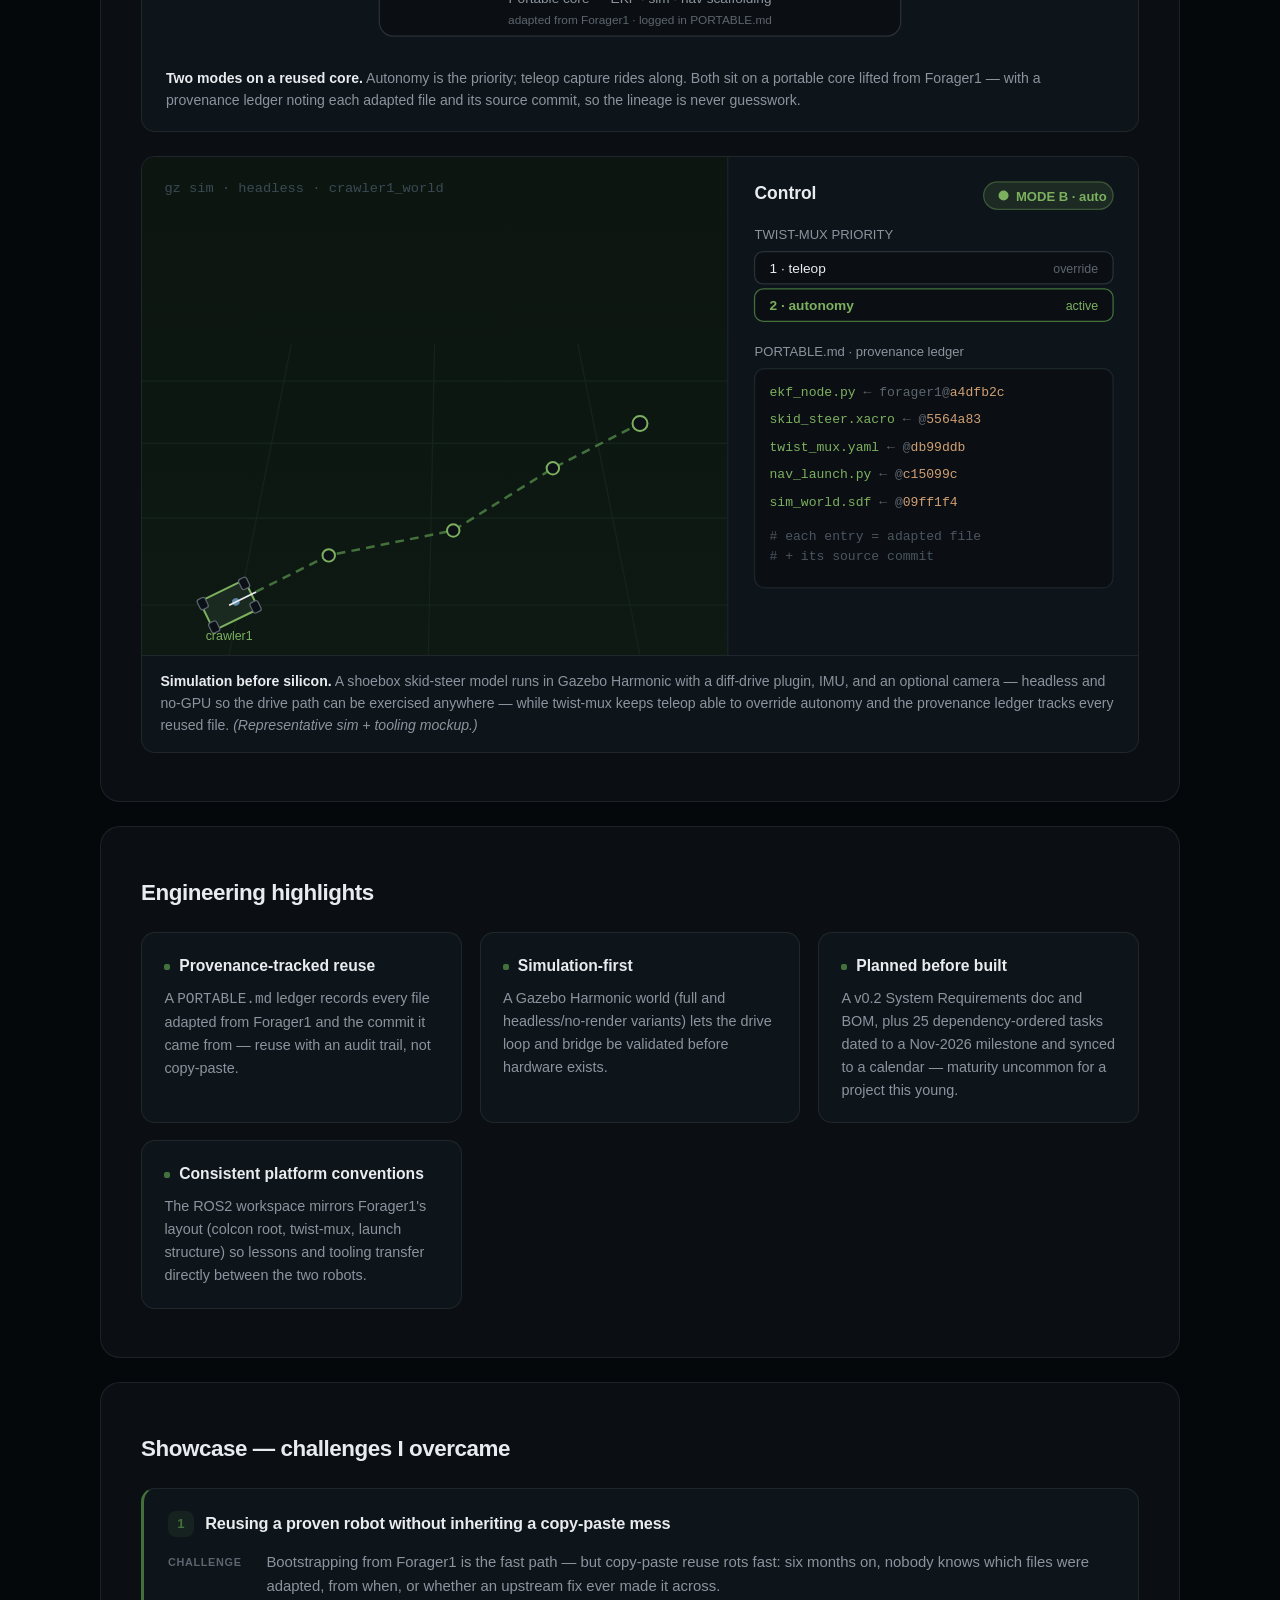
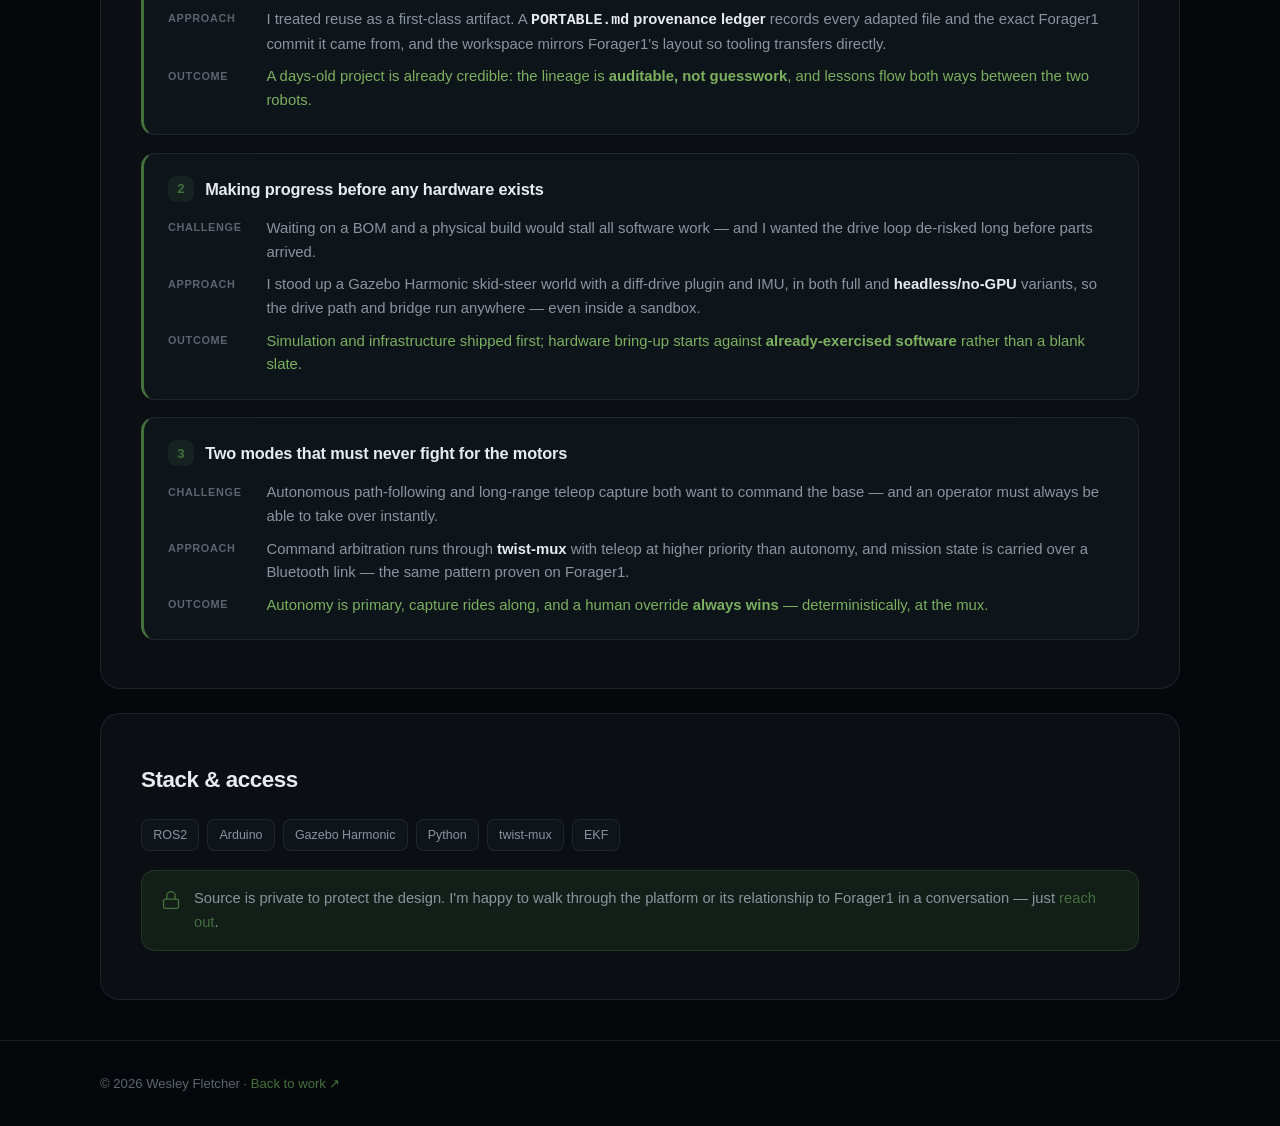
<file: public/projects/crawler1.html>
<!DOCTYPE html>
<html lang="en">
<head>
  <meta charset="UTF-8" />
  <meta name="viewport" content="width=device-width, initial-scale=1.0" />
  <meta name="description" content="Crawler1 — a compact ROS2/Arduino skid-steer robotics platform and autonomy testbed, bootstrapped from Forager1's proven core with a tracked provenance ledger." />
  <title>Crawler1 — Wesley Fletcher</title>
  <link rel="stylesheet" href="../style.css" />
  <link rel="stylesheet" href="../case.css" />
</head>
<body>

  <header class="nav-wrapper" id="nav">
    <nav class="nav container">
      <a href="../index.html#hero" class="nav-logo">Wesley Fletcher</a>
      <ul class="nav-links" id="nav-links">
        <li><a href="../index.html#projects">Work</a></li>
        <li><a href="../index.html#experience">Experience</a></li>
        <li><a href="../index.html#contact">Contact</a></li>
      </ul>
      <button class="nav-toggle" id="nav-toggle" aria-label="Open menu" aria-expanded="false" aria-controls="nav-links">
        <span></span><span></span><span></span>
      </button>
    </nav>
  </header>

  <main>

    <section class="cs-hero reveal">
      <div class="container">
        <a class="cs-back" href="../index.html#projects">&larr; All work</a>
        <p class="cs-eyebrow">Personal Project · Systems &amp; Robotics</p>
        <h1 class="cs-title">Crawler1</h1>
        <p class="cs-tagline">A compact skid-steer robotics platform — and an autonomy testbed built on a proven core.</p>
        <div class="cs-meta">
          <span class="chip"><b>Domain</b> Field robotics</span>
          <span class="chip"><b>Stack</b> ROS2 · Arduino · Gazebo</span>
          <span class="chip"><b>Role</b> Solo architect &amp; builder</span>
          <span class="chip"><b>Started</b> Jun 2026</span>
        </div>
      </div>
    </section>

    <section class="section">
      <div class="container">

        <!-- Summary -->
        <div class="section-card cs-block reveal">
          <h2 class="cs-h2">Summary</h2>
          <p class="cs-lede">
            Crawler1 is a small ROS2/Arduino skid-steer robot with two jobs: <b>local autonomous
            path-following</b> as the primary mode, and <b>long-range teleoperated photo capture</b> as the
            secondary. It doubles as a low-stakes testbed for autonomy work that later benefits the larger
            Forager1 robot.
          </p>
          <p class="cs-lede">
            What makes a days-old project already credible is <b>disciplined reuse</b>: it was bootstrapped
            from Forager1's proven navigation and simulation core, with a provenance ledger recording exactly
            what was adapted and from which commit.
          </p>

          <div class="status">
            <div class="status-top">
              <span class="status-badge status-badge--young">Early stage</span>
              <span class="status-phase">Infra + simulation stood up · on-hardware drive loop next</span>
            </div>
            <div class="stage stage--early">
              <div class="stage-label">Project status</div>
              <div class="stage-track">
                <div class="stage-step is-filled is-current"><div class="stage-bar"></div><div class="stage-name">Early stage</div></div>
                <div class="stage-step"><div class="stage-bar"></div><div class="stage-name">Work in progress</div></div>
                <div class="stage-step"><div class="stage-bar"></div><div class="stage-name">Late stage</div></div>
                <div class="stage-step"><div class="stage-bar"></div><div class="stage-name">Done</div></div>
              </div>
            </div>
            <div class="status-lines">
              <div class="status-line"><b>Shipped</b><span>Forager1-style workspace, a two-mode v0.2 spec + BOM, and a Gazebo Harmonic skid-steer simulation.</span></div>
              <div class="status-line"><b>Now</b><span>Bringing up the drive path and localization on real hardware (sim can't cross the sandbox boundary).</span></div>
              <div class="status-line"><b>Next</b><span>A dependency-ordered roadmap of 25 tasks toward a v2 EKF + planner milestone (Nov 2026).</span></div>
            </div>
            <div class="stat-strip">
              <div class="stat"><b>2 modes</b><span>autonomy + capture</span></div>
              <div class="stat"><b>25</b><span>scheduled tasks</span></div>
              <div class="stat"><b>Nov '26</b><span>milestone target</span></div>
              <div class="stat"><b>ledger</b><span>tracked reuse</span></div>
            </div>
          </div>
        </div>

        <!-- Design & system architecture -->
        <div class="section-card cs-block reveal">
          <h2 class="cs-h2">Design &amp; system architecture</h2>
          <div class="figures">

            <!-- Two-mode + reuse diagram -->
            <figure class="diagram">
              <svg viewBox="0 0 800 280" role="img" aria-label="Crawler1's two operating modes on a portable core adapted from Forager1">
                <defs>
                  <marker id="acr" markerWidth="8" markerHeight="8" refX="6" refY="3" orient="auto">
                    <path d="M0 0 L6 3 L0 6 Z" fill="#5c656e"/>
                  </marker>
                </defs>

                <!-- Modes -->
                <rect x="70" y="24" width="290" height="72" rx="12" fill="#0d141a" stroke="#43713c"/>
                <text x="215" y="50" text-anchor="middle" fill="#7cb05f" font-size="13" font-weight="700">Mode B · local autonomy</text>
                <text x="215" y="72" text-anchor="middle" fill="#8b949e" font-size="11">autonomous path-following &nbsp;·&nbsp; primary</text>

                <rect x="440" y="24" width="290" height="72" rx="12" fill="#0d141a" stroke="#3a4a54"/>
                <text x="585" y="50" text-anchor="middle" fill="#e9ecef" font-size="13" font-weight="600">Mode A · teleop capture</text>
                <text x="585" y="72" text-anchor="middle" fill="#8b949e" font-size="11">long-range photo collection &nbsp;·&nbsp; secondary</text>

                <!-- Platform -->
                <rect x="180" y="130" width="440" height="58" rx="12" fill="#0b0f13" stroke="#3a4a54"/>
                <text x="400" y="156" text-anchor="middle" fill="#e9ecef" font-size="13" font-weight="600">Crawler1 platform</text>
                <text x="400" y="176" text-anchor="middle" fill="#8b949e" font-size="11">ROS2 · Arduino · twist-mux · Bluetooth mission-state</text>

                <!-- Portable core -->
                <rect x="180" y="214" width="440" height="52" rx="12" fill="#0b0f13" stroke="#2a3138"/>
                <text x="400" y="238" text-anchor="middle" fill="#8b949e" font-size="11.5">Portable core — EKF · sim · nav scaffolding</text>
                <text x="400" y="256" text-anchor="middle" fill="#5c656e" font-size="10">adapted from Forager1 · logged in PORTABLE.md</text>

                <!-- arrows -->
                <line x1="215" y1="130" x2="215" y2="100" stroke="#5c656e" stroke-width="1.5" marker-end="url(#acr)"/>
                <line x1="585" y1="130" x2="585" y2="100" stroke="#5c656e" stroke-width="1.5" marker-end="url(#acr)"/>
                <line x1="400" y1="214" x2="400" y2="192" stroke="#5c656e" stroke-width="1.5" marker-end="url(#acr)"/>
              </svg>
              <figcaption>
                <b>Two modes on a reused core.</b> Autonomy is the priority; teleop capture rides along. Both
                sit on a portable core lifted from Forager1 — with a provenance ledger noting each adapted
                file and its source commit, so the lineage is never guesswork.
              </figcaption>
            </figure>

            <!-- Sim + provenance mockup (product image) -->
            <figure class="shot">
              <svg viewBox="0 0 800 400" role="img" aria-label="Crawler1 skid-steer model following a path in the Gazebo simulation, beside a twist-mux priority panel and a PORTABLE.md provenance ledger">
                <defs>
                  <linearGradient id="cr-ground" x1="0" y1="0" x2="0" y2="1">
                    <stop offset="0%" stop-color="#0c1510"/>
                    <stop offset="100%" stop-color="#0e1913"/>
                  </linearGradient>
                </defs>
                <rect width="800" height="400" fill="#0a1015"/>

                <!-- sim viewport -->
                <rect x="0" y="0" width="470" height="400" fill="url(#cr-ground)"/>
                <text x="18" y="28" fill="#3a4a54" font-size="11" font-family="monospace">gz sim · headless · crawler1_world</text>
                <!-- ground grid (perspective) -->
                <g stroke="#15241b" stroke-width="1">
                  <line x1="0" y1="180" x2="470" y2="180"/><line x1="0" y1="230" x2="470" y2="230"/>
                  <line x1="0" y1="290" x2="470" y2="290"/><line x1="0" y1="360" x2="470" y2="360"/>
                  <line x1="120" y1="150" x2="70"  y2="400"/><line x1="235" y1="150" x2="230" y2="400"/>
                  <line x1="350" y1="150" x2="400" y2="400"/>
                </g>

                <!-- path to follow -->
                <polyline points="70,360 150,320 250,300 330,250 400,214"
                          fill="none" stroke="#43713c" stroke-width="2" stroke-dasharray="7 5"/>
                <g fill="#0a1015" stroke="#7cb05f" stroke-width="1.6">
                  <circle cx="150" cy="320" r="5"/><circle cx="250" cy="300" r="5"/>
                  <circle cx="330" cy="250" r="5"/><circle cx="400" cy="214" r="6"/>
                </g>

                <!-- shoebox skid-steer robot -->
                <g transform="translate(70,360) rotate(-26)">
                  <rect x="-20" y="-13" width="40" height="26" rx="4" fill="#1b2a20" stroke="#7cb05f" stroke-width="1.6"/>
                  <rect x="-22" y="-15" width="7" height="9" rx="2" fill="#0a1015" stroke="#5c656e"/>
                  <rect x="-22" y="6"  width="7" height="9" rx="2" fill="#0a1015" stroke="#5c656e"/>
                  <rect x="15"  y="-15" width="7" height="9" rx="2" fill="#0a1015" stroke="#5c656e"/>
                  <rect x="15"  y="6"  width="7" height="9" rx="2" fill="#0a1015" stroke="#5c656e"/>
                  <circle cx="6" cy="0" r="3" fill="#5b87ab"/>
                  <line x1="0" y1="0" x2="24" y2="0" stroke="#e9ecef" stroke-width="1.4"/>
                </g>
                <text x="70" y="388" text-anchor="middle" fill="#7cb05f" font-size="10" font-family="sans-serif">crawler1</text>

                <!-- right panel -->
                <g font-family="sans-serif">
                  <rect x="470" y="0" width="330" height="400" fill="#0d141a"/>
                  <rect x="470" y="0" width="1" height="400" fill="#1c252c"/>

                  <!-- active mode -->
                  <text x="492" y="34" fill="#e9ecef" font-size="14" font-weight="700">Control</text>
                  <rect x="676" y="20" width="104" height="22" rx="11" fill="rgba(124,176,95,.14)" stroke="rgba(124,176,95,.4)"/>
                  <circle cx="692" cy="31" r="4" fill="#7cb05f"/>
                  <text x="702" y="35" fill="#7cb05f" font-size="10.5" font-weight="600">MODE B · auto</text>

                  <!-- twist-mux priority -->
                  <text x="492" y="66" fill="#8b949e" font-size="10.5">TWIST-MUX PRIORITY</text>
                  <rect x="492" y="76" width="288" height="26" rx="7" fill="#0b0f13" stroke="#2a3138"/>
                  <text x="504" y="93" fill="#e9ecef" font-size="11">1 · teleop</text>
                  <text x="768" y="93" text-anchor="end" fill="#5c656e" font-size="10">override</text>
                  <rect x="492" y="106" width="288" height="26" rx="7" fill="#0b0f13" stroke="#43713c"/>
                  <text x="504" y="123" fill="#7cb05f" font-size="11" font-weight="600">2 · autonomy</text>
                  <text x="768" y="123" text-anchor="end" fill="#7cb05f" font-size="10">active</text>

                  <!-- provenance ledger -->
                  <text x="492" y="160" fill="#8b949e" font-size="10.5">PORTABLE.md · provenance ledger</text>
                  <rect x="492" y="170" width="288" height="176" rx="8" fill="#0b0f13" stroke="#1c252c"/>
                  <g font-family="monospace" font-size="10.5">
                    <text x="504" y="192"><tspan fill="#7cb05f">ekf_node.py</tspan><tspan fill="#5c656e"> ← forager1@</tspan><tspan fill="#d0a074">a4dfb2c</tspan></text>
                    <text x="504" y="214"><tspan fill="#7cb05f">skid_steer.xacro</tspan><tspan fill="#5c656e"> ← @</tspan><tspan fill="#d0a074">5564a83</tspan></text>
                    <text x="504" y="236"><tspan fill="#7cb05f">twist_mux.yaml</tspan><tspan fill="#5c656e"> ← @</tspan><tspan fill="#d0a074">db99ddb</tspan></text>
                    <text x="504" y="258"><tspan fill="#7cb05f">nav_launch.py</tspan><tspan fill="#5c656e"> ← @</tspan><tspan fill="#d0a074">c15099c</tspan></text>
                    <text x="504" y="280"><tspan fill="#7cb05f">sim_world.sdf</tspan><tspan fill="#5c656e"> ← @</tspan><tspan fill="#d0a074">09ff1f4</tspan></text>
                    <text x="504" y="308" fill="#4a5560"># each entry = adapted file</text>
                    <text x="504" y="324" fill="#4a5560"># + its source commit</text>
                  </g>
                </g>
              </svg>
              <figcaption>
                <b>Simulation before silicon.</b> A shoebox skid-steer model runs in Gazebo Harmonic with a
                diff-drive plugin, IMU, and an optional camera — headless and no-GPU so the drive path can be
                exercised anywhere — while twist-mux keeps teleop able to override autonomy and the provenance
                ledger tracks every reused file. <em>(Representative sim + tooling mockup.)</em>
              </figcaption>
            </figure>

          </div>
        </div>

        <!-- Engineering highlights -->
        <div class="section-card cs-block reveal">
          <h2 class="cs-h2">Engineering highlights</h2>
          <div class="highlights">
            <div class="highlight">
              <h4>Provenance-tracked reuse</h4>
              <p>A <code>PORTABLE.md</code> ledger records every file adapted from Forager1 and the commit it
                 came from — reuse with an audit trail, not copy-paste.</p>
            </div>
            <div class="highlight">
              <h4>Simulation-first</h4>
              <p>A Gazebo Harmonic world (full and headless/no-render variants) lets the drive loop and bridge
                 be validated before hardware exists.</p>
            </div>
            <div class="highlight">
              <h4>Planned before built</h4>
              <p>A v0.2 System Requirements doc and BOM, plus 25 dependency-ordered tasks dated to a Nov-2026
                 milestone and synced to a calendar — maturity uncommon for a project this young.</p>
            </div>
            <div class="highlight">
              <h4>Consistent platform conventions</h4>
              <p>The ROS2 workspace mirrors Forager1's layout (colcon root, twist-mux, launch structure) so
                 lessons and tooling transfer directly between the two robots.</p>
            </div>
          </div>
        </div>

        <!-- Showcase: challenges overcome -->
        <div class="section-card cs-block reveal">
          <h2 class="cs-h2">Showcase — challenges I overcame</h2>
          <div class="showcase">

            <div class="challenge">
              <div class="challenge-head">
                <span class="challenge-num">1</span>
                <h4>Reusing a proven robot without inheriting a copy-paste mess</h4>
              </div>
              <dl>
                <div class="challenge-row"><dt>Challenge</dt><dd>Bootstrapping from Forager1 is the fast path — but copy-paste reuse rots fast: six months on, nobody knows which files were adapted, from when, or whether an upstream fix ever made it across.</dd></div>
                <div class="challenge-row"><dt>Approach</dt><dd>I treated reuse as a first-class artifact. A <b><code>PORTABLE.md</code> provenance ledger</b> records every adapted file and the exact Forager1 commit it came from, and the workspace mirrors Forager1's layout so tooling transfers directly.</dd></div>
                <div class="challenge-row challenge-row--win"><dt>Outcome</dt><dd>A days-old project is already credible: the lineage is <b>auditable, not guesswork</b>, and lessons flow both ways between the two robots.</dd></div>
              </dl>
            </div>

            <div class="challenge">
              <div class="challenge-head">
                <span class="challenge-num">2</span>
                <h4>Making progress before any hardware exists</h4>
              </div>
              <dl>
                <div class="challenge-row"><dt>Challenge</dt><dd>Waiting on a BOM and a physical build would stall all software work — and I wanted the drive loop de-risked long before parts arrived.</dd></div>
                <div class="challenge-row"><dt>Approach</dt><dd>I stood up a Gazebo Harmonic skid-steer world with a diff-drive plugin and IMU, in both full and <b>headless/no-GPU</b> variants, so the drive path and bridge run anywhere — even inside a sandbox.</dd></div>
                <div class="challenge-row challenge-row--win"><dt>Outcome</dt><dd>Simulation and infrastructure shipped first; hardware bring-up starts against <b>already-exercised software</b> rather than a blank slate.</dd></div>
              </dl>
            </div>

            <div class="challenge">
              <div class="challenge-head">
                <span class="challenge-num">3</span>
                <h4>Two modes that must never fight for the motors</h4>
              </div>
              <dl>
                <div class="challenge-row"><dt>Challenge</dt><dd>Autonomous path-following and long-range teleop capture both want to command the base — and an operator must always be able to take over instantly.</dd></div>
                <div class="challenge-row"><dt>Approach</dt><dd>Command arbitration runs through <b>twist-mux</b> with teleop at higher priority than autonomy, and mission state is carried over a Bluetooth link — the same pattern proven on Forager1.</dd></div>
                <div class="challenge-row challenge-row--win"><dt>Outcome</dt><dd>Autonomy is primary, capture rides along, and a human override <b>always wins</b> — deterministically, at the mux.</dd></div>
              </dl>
            </div>

          </div>
        </div>

        <!-- Stack & access -->
        <div class="section-card cs-block reveal">
          <h2 class="cs-h2">Stack &amp; access</h2>
          <div class="cs-meta" style="margin-bottom:1.2rem">
            <span class="chip">ROS2</span>
            <span class="chip">Arduino</span>
            <span class="chip">Gazebo Harmonic</span>
            <span class="chip">Python</span>
            <span class="chip">twist-mux</span>
            <span class="chip">EKF</span>
          </div>
          <div class="cs-note">
            <svg width="20" height="20" viewBox="0 0 24 24" fill="none" stroke="currentColor" stroke-width="1.6" stroke-linecap="round" stroke-linejoin="round"><rect x="3" y="11" width="18" height="11" rx="2"/><path d="M7 11V7a5 5 0 0 1 10 0v4"/></svg>
            <span>Source is private to protect the design. I'm happy to walk through the platform or its
              relationship to Forager1 in a conversation &mdash; just <a href="../index.html#contact">reach out</a>.</span>
          </div>
        </div>

      </div>
    </section>

  </main>

  <footer class="footer">
    <div class="container">
      <p>&copy; <span id="year"></span> Wesley Fletcher · <a href="../index.html#projects">Back to work &#8599;</a></p>
    </div>
  </footer>

  <script src="../script.js"></script>
</body>
</html>
</file>
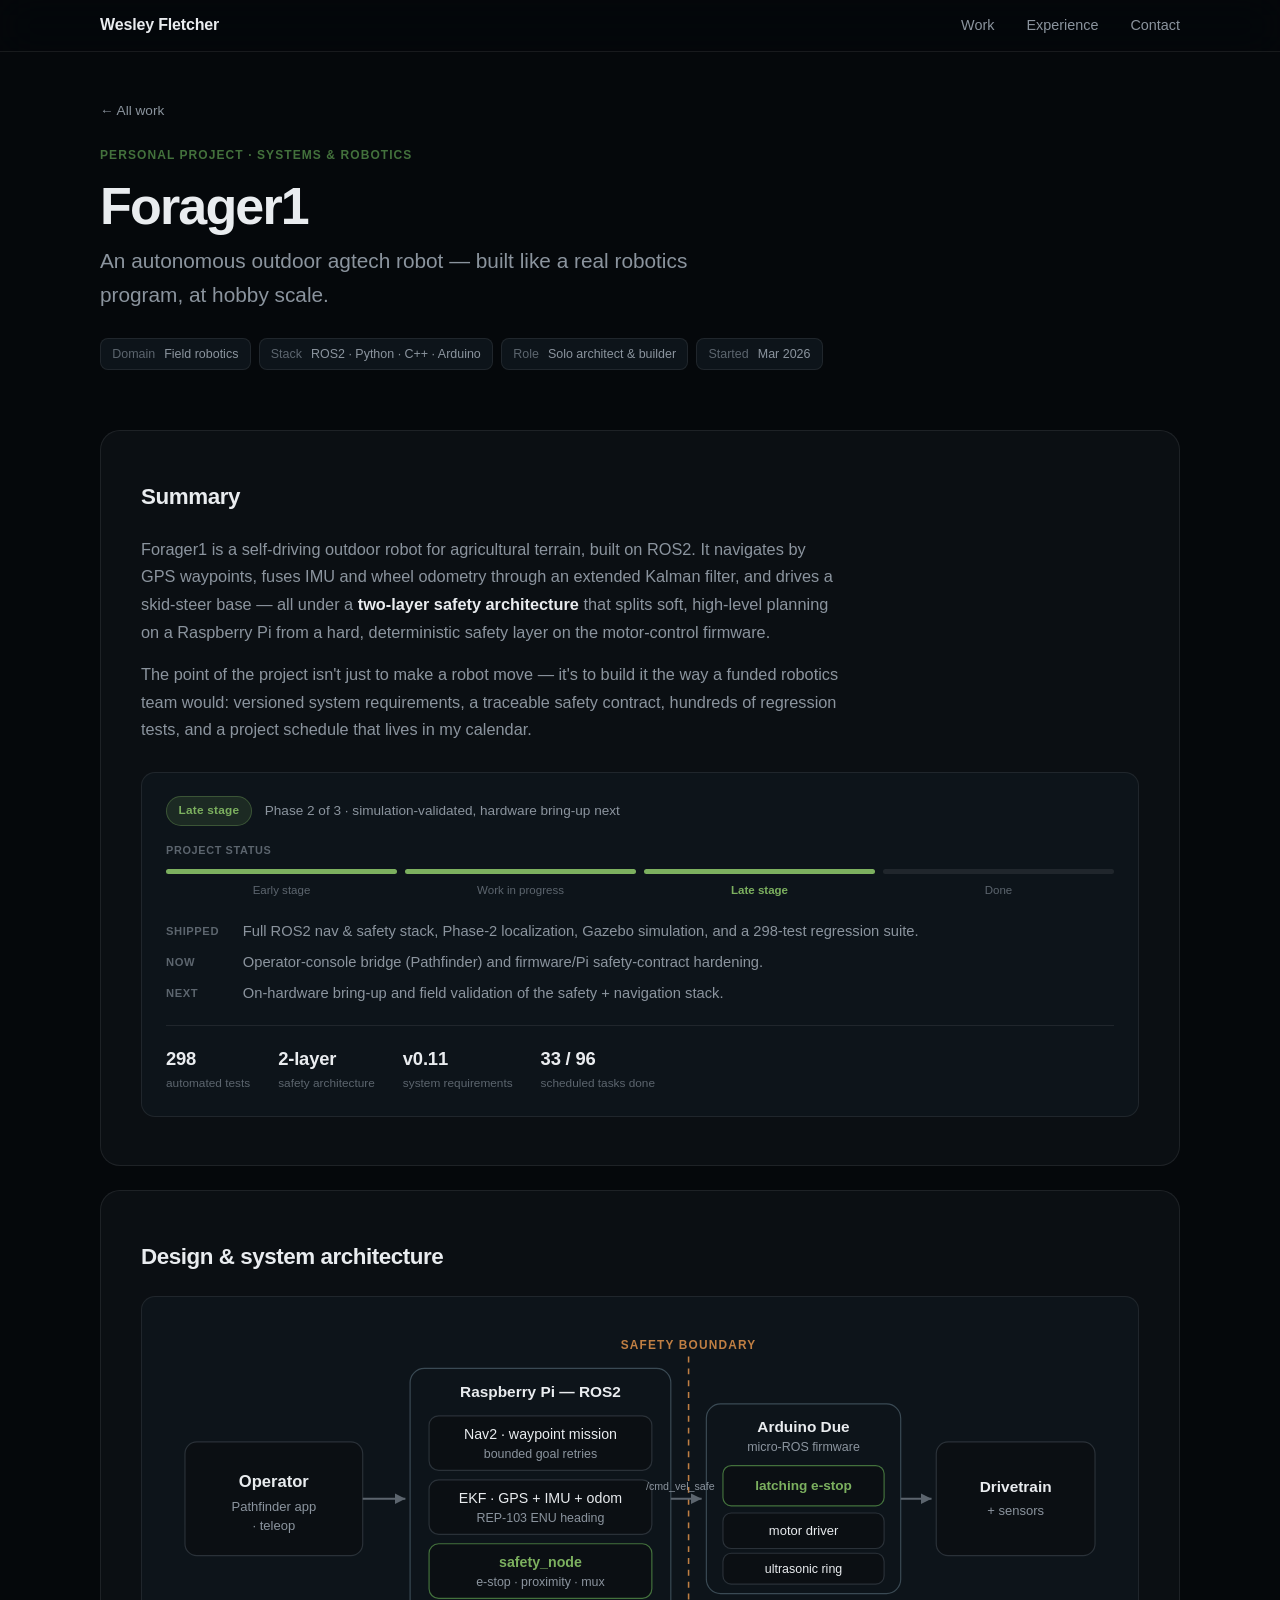
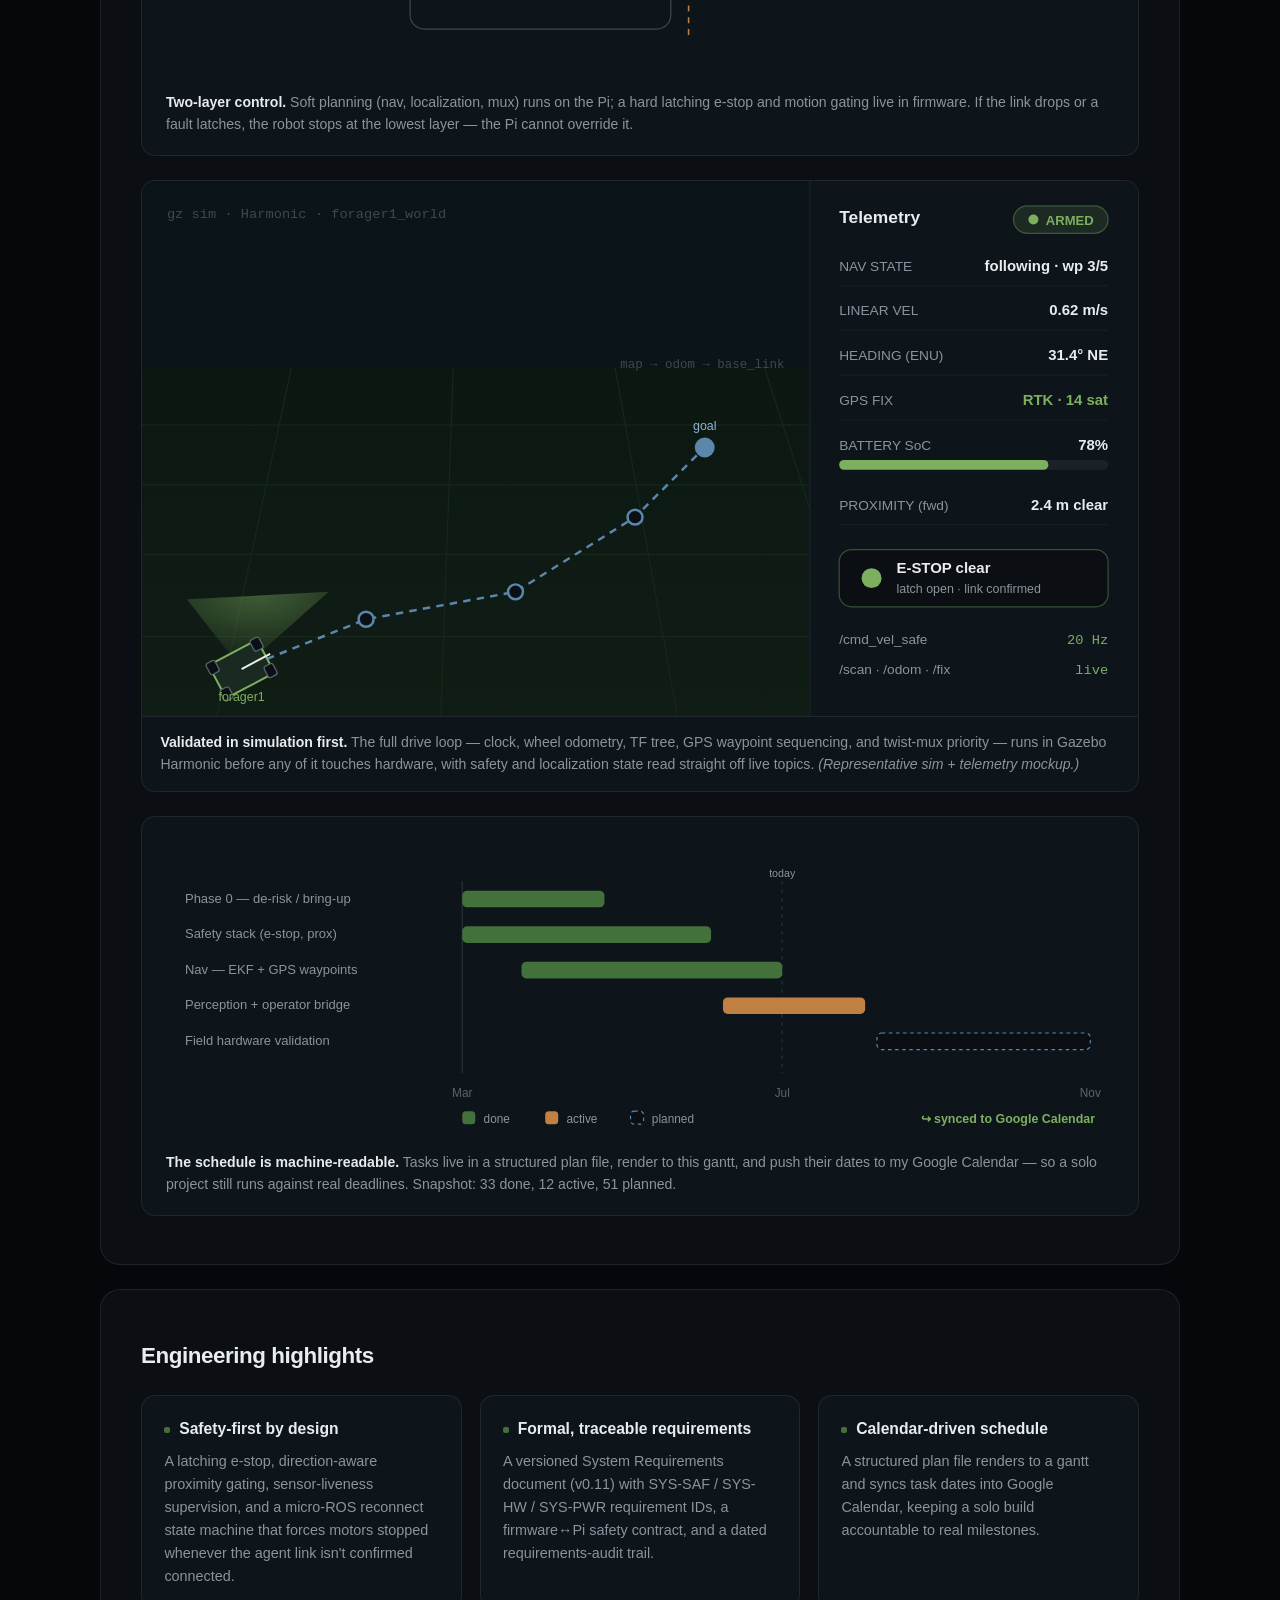
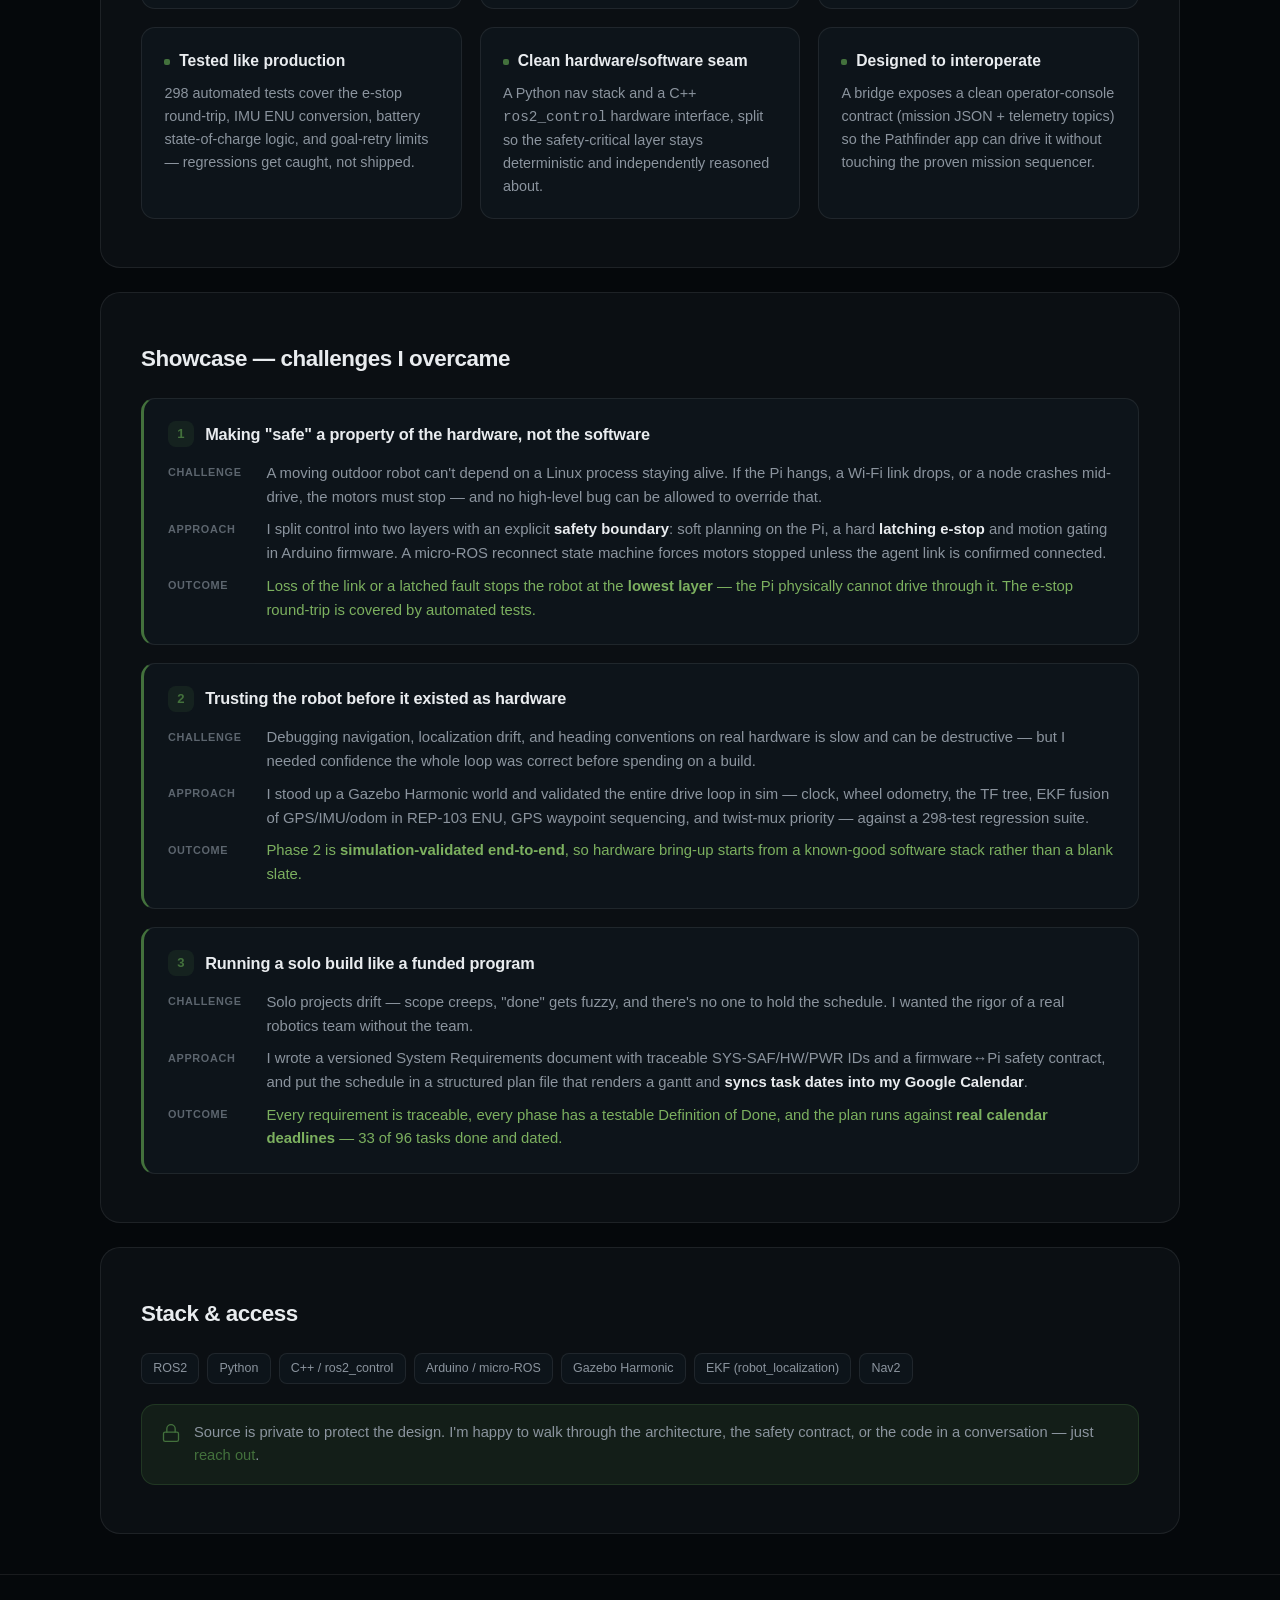
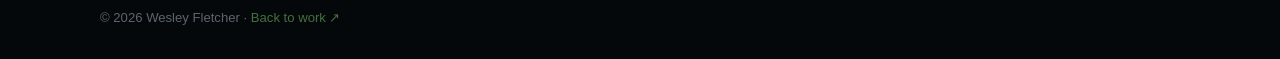
<file: public/projects/forager1.html>
<!DOCTYPE html>
<html lang="en">
<head>
  <meta charset="UTF-8" />
  <meta name="viewport" content="width=device-width, initial-scale=1.0" />
  <meta name="description" content="Forager1 — an autonomous outdoor agtech robot built on ROS2 with a safety-first, two-layer firmware/Pi control stack, formal requirements, and a calendar-synced schedule." />
  <title>Forager1 — Wesley Fletcher</title>
  <link rel="stylesheet" href="../style.css" />
  <link rel="stylesheet" href="../case.css" />
</head>
<body>

  <header class="nav-wrapper" id="nav">
    <nav class="nav container">
      <a href="../index.html#hero" class="nav-logo">Wesley Fletcher</a>
      <ul class="nav-links" id="nav-links">
        <li><a href="../index.html#projects">Work</a></li>
        <li><a href="../index.html#experience">Experience</a></li>
        <li><a href="../index.html#contact">Contact</a></li>
      </ul>
      <button class="nav-toggle" id="nav-toggle" aria-label="Open menu" aria-expanded="false" aria-controls="nav-links">
        <span></span><span></span><span></span>
      </button>
    </nav>
  </header>

  <main>

    <!-- Hero -->
    <section class="cs-hero reveal">
      <div class="container">
        <a class="cs-back" href="../index.html#projects">&larr; All work</a>
        <p class="cs-eyebrow">Personal Project · Systems &amp; Robotics</p>
        <h1 class="cs-title">Forager1</h1>
        <p class="cs-tagline">An autonomous outdoor agtech robot — built like a real robotics program, at hobby scale.</p>
        <div class="cs-meta">
          <span class="chip"><b>Domain</b> Field robotics</span>
          <span class="chip"><b>Stack</b> ROS2 · Python · C++ · Arduino</span>
          <span class="chip"><b>Role</b> Solo architect &amp; builder</span>
          <span class="chip"><b>Started</b> Mar 2026</span>
        </div>
      </div>
    </section>

    <section class="section">
      <div class="container">

        <!-- Summary + Status -->
        <div class="section-card cs-block reveal">
          <h2 class="cs-h2">Summary</h2>
          <p class="cs-lede">
            Forager1 is a self-driving outdoor robot for agricultural terrain, built on ROS2. It navigates
            by GPS waypoints, fuses IMU and wheel odometry through an extended Kalman filter, and drives a
            skid-steer base — all under a <b>two-layer safety architecture</b> that splits soft, high-level
            planning on a Raspberry Pi from a hard, deterministic safety layer on the motor-control firmware.
          </p>
          <p class="cs-lede">
            The point of the project isn't just to make a robot move — it's to build it the way a funded
            robotics team would: versioned system requirements, a traceable safety contract, hundreds of
            regression tests, and a project schedule that lives in my calendar.
          </p>

          <div class="status">
            <div class="status-top">
              <span class="status-badge status-badge--almost">Late stage</span>
              <span class="status-phase">Phase 2 of 3 · simulation-validated, hardware bring-up next</span>
            </div>
            <div class="stage stage--late">
              <div class="stage-label">Project status</div>
              <div class="stage-track">
                <div class="stage-step is-filled"><div class="stage-bar"></div><div class="stage-name">Early stage</div></div>
                <div class="stage-step is-filled"><div class="stage-bar"></div><div class="stage-name">Work in progress</div></div>
                <div class="stage-step is-filled is-current"><div class="stage-bar"></div><div class="stage-name">Late stage</div></div>
                <div class="stage-step"><div class="stage-bar"></div><div class="stage-name">Done</div></div>
              </div>
            </div>
            <div class="status-lines">
              <div class="status-line"><b>Shipped</b><span>Full ROS2 nav &amp; safety stack, Phase-2 localization, Gazebo simulation, and a 298-test regression suite.</span></div>
              <div class="status-line"><b>Now</b><span>Operator-console bridge (Pathfinder) and firmware/Pi safety-contract hardening.</span></div>
              <div class="status-line"><b>Next</b><span>On-hardware bring-up and field validation of the safety + navigation stack.</span></div>
            </div>
            <div class="stat-strip">
              <div class="stat"><b>298</b><span>automated tests</span></div>
              <div class="stat"><b>2-layer</b><span>safety architecture</span></div>
              <div class="stat"><b>v0.11</b><span>system requirements</span></div>
              <div class="stat"><b>33 / 96</b><span>scheduled tasks done</span></div>
            </div>
          </div>
        </div>

        <!-- Design & system architecture -->
        <div class="section-card cs-block reveal">
          <h2 class="cs-h2">Design &amp; system architecture</h2>
          <div class="figures">

            <!-- Architecture diagram -->
            <figure class="diagram">
              <svg viewBox="0 0 800 300" role="img" aria-label="Forager1 control architecture across a firmware/Pi safety boundary">
                <defs>
                  <marker id="af1" markerWidth="8" markerHeight="8" refX="6" refY="3" orient="auto">
                    <path d="M0 0 L6 3 L0 6 Z" fill="#5c656e"/>
                  </marker>
                </defs>
                <!-- Operator -->
                <rect x="16" y="102" width="150" height="96" rx="10" fill="#0b0f13" stroke="#2a3138"/>
                <text x="91" y="140" text-anchor="middle" fill="#e9ecef" font-size="14" font-weight="600">Operator</text>
                <text x="91" y="160" text-anchor="middle" fill="#8b949e" font-size="11">Pathfinder app</text>
                <text x="91" y="176" text-anchor="middle" fill="#8b949e" font-size="11">· teleop</text>

                <!-- Raspberry Pi (ROS2) -->
                <rect x="206" y="40" width="220" height="220" rx="12" fill="#0d141a" stroke="#3a4a54"/>
                <text x="316" y="64" text-anchor="middle" fill="#e9ecef" font-size="13" font-weight="600">Raspberry Pi — ROS2</text>
                <rect x="222" y="80" width="188" height="46" rx="8" fill="#0b0f13" stroke="#2a3138"/>
                <text x="316" y="100" text-anchor="middle" fill="#e9ecef" font-size="12">Nav2 · waypoint mission</text>
                <text x="316" y="116" text-anchor="middle" fill="#8b949e" font-size="10.5">bounded goal retries</text>
                <rect x="222" y="134" width="188" height="46" rx="8" fill="#0b0f13" stroke="#2a3138"/>
                <text x="316" y="154" text-anchor="middle" fill="#e9ecef" font-size="12">EKF · GPS + IMU + odom</text>
                <text x="316" y="170" text-anchor="middle" fill="#8b949e" font-size="10.5">REP-103 ENU heading</text>
                <rect x="222" y="188" width="188" height="46" rx="8" fill="#0b0f13" stroke="#43713c"/>
                <text x="316" y="208" text-anchor="middle" fill="#7cb05f" font-size="12" font-weight="600">safety_node</text>
                <text x="316" y="224" text-anchor="middle" fill="#8b949e" font-size="10.5">e-stop · proximity · mux</text>

                <!-- Safety boundary -->
                <line x1="441" y1="30" x2="441" y2="270" stroke="#c07f43" stroke-width="1.3" stroke-dasharray="5 5"/>
                <text x="441" y="24" text-anchor="middle" fill="#c07f43" font-size="10" font-weight="600" letter-spacing="1">SAFETY BOUNDARY</text>

                <!-- Firmware -->
                <rect x="456" y="70" width="164" height="160" rx="12" fill="#0d141a" stroke="#3a4a54"/>
                <text x="538" y="94" text-anchor="middle" fill="#e9ecef" font-size="13" font-weight="600">Arduino Due</text>
                <text x="538" y="110" text-anchor="middle" fill="#8b949e" font-size="10.5">micro-ROS firmware</text>
                <rect x="470" y="122" width="136" height="34" rx="7" fill="#0b0f13" stroke="#43713c"/>
                <text x="538" y="143" text-anchor="middle" fill="#7cb05f" font-size="11.5" font-weight="600">latching e-stop</text>
                <rect x="470" y="162" width="136" height="30" rx="7" fill="#0b0f13" stroke="#2a3138"/>
                <text x="538" y="181" text-anchor="middle" fill="#e9ecef" font-size="11">motor driver</text>
                <rect x="470" y="196" width="136" height="26" rx="7" fill="#0b0f13" stroke="#2a3138"/>
                <text x="538" y="213" text-anchor="middle" fill="#e9ecef" font-size="10.5">ultrasonic ring</text>

                <!-- Actuation -->
                <rect x="650" y="102" width="134" height="96" rx="10" fill="#0b0f13" stroke="#2a3138"/>
                <text x="717" y="144" text-anchor="middle" fill="#e9ecef" font-size="13" font-weight="600">Drivetrain</text>
                <text x="717" y="164" text-anchor="middle" fill="#8b949e" font-size="11">+ sensors</text>

                <!-- Arrows -->
                <line x1="166" y1="150" x2="202" y2="150" stroke="#5c656e" stroke-width="1.5" marker-end="url(#af1)"/>
                <line x1="426" y1="150" x2="452" y2="150" stroke="#5c656e" stroke-width="1.5" marker-end="url(#af1)"/>
                <line x1="620" y1="150" x2="646" y2="150" stroke="#5c656e" stroke-width="1.5" marker-end="url(#af1)"/>
                <text x="434" y="143" text-anchor="middle" fill="#8b949e" font-size="9">/cmd_vel_safe</text>
              </svg>
              <figcaption>
                <b>Two-layer control.</b> Soft planning (nav, localization, mux) runs on the Pi; a hard
                latching e-stop and motion gating live in firmware. If the link drops or a fault latches,
                the robot stops at the lowest layer — the Pi cannot override it.
              </figcaption>
            </figure>

            <!-- Sim + telemetry mockup (product image) -->
            <figure class="shot">
              <svg viewBox="0 0 800 430" role="img" aria-label="Forager1 driving a GPS waypoint mission in the Gazebo simulation, with a live telemetry panel">
                <defs>
                  <linearGradient id="f1-ground" x1="0" y1="0" x2="0" y2="1">
                    <stop offset="0%" stop-color="#0c1712"/>
                    <stop offset="100%" stop-color="#101d15"/>
                  </linearGradient>
                  <radialGradient id="f1-cone" cx="50%" cy="0%" r="100%">
                    <stop offset="0%" stop-color="#7cb05f" stop-opacity="0.45"/>
                    <stop offset="100%" stop-color="#7cb05f" stop-opacity="0"/>
                  </radialGradient>
                </defs>

                <!-- viewport -->
                <rect width="800" height="430" fill="#0a1015"/>
                <rect x="0" y="150" width="536" height="280" fill="url(#f1-ground)"/>
                <!-- perspective field rows -->
                <g stroke="#16271c" stroke-width="1">
                  <line x1="0" y1="196" x2="536" y2="196"/><line x1="0" y1="244" x2="536" y2="244"/>
                  <line x1="0" y1="300" x2="536" y2="300"/><line x1="0" y1="366" x2="536" y2="366"/>
                </g>
                <g stroke="#16271c" stroke-width="1">
                  <line x1="120" y1="150" x2="60"  y2="430"/><line x1="250" y1="150" x2="240" y2="430"/>
                  <line x1="380" y1="150" x2="430" y2="430"/><line x1="500" y1="150" x2="590" y2="430"/>
                </g>
                <!-- horizon sky -->
                <rect x="0" y="0" width="536" height="150" fill="#0b1418"/>
                <text x="20" y="30" fill="#3a4a54" font-size="11" font-family="monospace">gz sim · Harmonic · forager1_world</text>

                <!-- GPS waypoint path -->
                <polyline points="80,392 180,352 300,330 396,270 452,214"
                          fill="none" stroke="#5b87ab" stroke-width="2" stroke-dasharray="6 5"/>
                <g fill="#0a1015" stroke="#5b87ab" stroke-width="2">
                  <circle cx="180" cy="352" r="6"/><circle cx="300" cy="330" r="6"/>
                  <circle cx="396" cy="270" r="6"/>
                </g>
                <circle cx="452" cy="214" r="8" fill="#5b87ab"/>
                <text x="452" y="200" text-anchor="middle" fill="#8fb4d6" font-size="10" font-family="sans-serif">goal</text>

                <!-- ultrasonic sensor cones -->
                <path d="M80 392 L36 336 L150 330 Z" fill="url(#f1-cone)"/>

                <!-- robot (skid-steer rover, top-ish view) -->
                <g transform="translate(80,392) rotate(-28)">
                  <rect x="-22" y="-15" width="44" height="30" rx="5" fill="#1b2a20" stroke="#7cb05f" stroke-width="1.6"/>
                  <rect x="-24" y="-17" width="8" height="10" rx="2" fill="#0a1015" stroke="#5c656e"/>
                  <rect x="-24" y="7"  width="8" height="10" rx="2" fill="#0a1015" stroke="#5c656e"/>
                  <rect x="16"  y="-17" width="8" height="10" rx="2" fill="#0a1015" stroke="#5c656e"/>
                  <rect x="16"  y="7"  width="8" height="10" rx="2" fill="#0a1015" stroke="#5c656e"/>
                  <line x1="0" y1="0" x2="26" y2="0" stroke="#e9ecef" stroke-width="1.6"/>
                </g>
                <text x="80" y="418" text-anchor="middle" fill="#7cb05f" font-size="10" font-family="sans-serif">forager1</text>

                <!-- TF/heading hint -->
                <text x="516" y="150" text-anchor="end" fill="#3a4a54" font-size="10" font-family="monospace">map → odom → base_link</text>

                <!-- Telemetry panel (right) -->
                <g font-family="sans-serif">
                  <rect x="536" y="0" width="264" height="430" fill="#0d141a"/>
                  <rect x="536" y="0" width="1" height="430" fill="#1c252c"/>
                  <text x="560" y="34" fill="#e9ecef" font-size="14" font-weight="700">Telemetry</text>
                  <rect x="700" y="20" width="76" height="22" rx="11" fill="rgba(124,176,95,.14)" stroke="rgba(124,176,95,.4)"/>
                  <circle cx="716" cy="31" r="4" fill="#7cb05f"/>
                  <text x="726" y="35" fill="#7cb05f" font-size="10.5" font-weight="600">ARMED</text>

                  <!-- nav state -->
                  <text x="560" y="72" fill="#8b949e" font-size="11">NAV STATE</text>
                  <text x="776" y="72" text-anchor="end" fill="#e9ecef" font-size="12" font-weight="600">following · wp 3/5</text>
                  <line x1="560" y1="84" x2="776" y2="84" stroke="#161e24"/>

                  <!-- speed -->
                  <text x="560" y="108" fill="#8b949e" font-size="11">LINEAR VEL</text>
                  <text x="776" y="108" text-anchor="end" fill="#e9ecef" font-size="12" font-weight="600">0.62 m/s</text>
                  <line x1="560" y1="120" x2="776" y2="120" stroke="#161e24"/>

                  <!-- heading -->
                  <text x="560" y="144" fill="#8b949e" font-size="11">HEADING (ENU)</text>
                  <text x="776" y="144" text-anchor="end" fill="#e9ecef" font-size="12" font-weight="600">31.4° NE</text>
                  <line x1="560" y1="156" x2="776" y2="156" stroke="#161e24"/>

                  <!-- GPS fix -->
                  <text x="560" y="180" fill="#8b949e" font-size="11">GPS FIX</text>
                  <text x="776" y="180" text-anchor="end" fill="#7cb05f" font-size="12" font-weight="600">RTK · 14 sat</text>
                  <line x1="560" y1="192" x2="776" y2="192" stroke="#161e24"/>

                  <!-- battery SoC -->
                  <text x="560" y="216" fill="#8b949e" font-size="11">BATTERY SoC</text>
                  <text x="776" y="216" text-anchor="end" fill="#e9ecef" font-size="12" font-weight="600">78%</text>
                  <rect x="560" y="224" width="216" height="8" rx="4" fill="rgba(255,255,255,.06)"/>
                  <rect x="560" y="224" width="168" height="8" rx="4" fill="#7cb05f"/>

                  <!-- proximity -->
                  <text x="560" y="264" fill="#8b949e" font-size="11">PROXIMITY (fwd)</text>
                  <text x="776" y="264" text-anchor="end" fill="#e9ecef" font-size="12" font-weight="600">2.4 m clear</text>
                  <line x1="560" y1="276" x2="776" y2="276" stroke="#161e24"/>

                  <!-- e-stop -->
                  <rect x="560" y="296" width="216" height="46" rx="10" fill="#0b0f13" stroke="rgba(124,176,95,.4)"/>
                  <circle cx="586" cy="319" r="8" fill="#7cb05f"/>
                  <text x="606" y="315" fill="#e9ecef" font-size="12" font-weight="600">E-STOP clear</text>
                  <text x="606" y="331" fill="#8b949e" font-size="10">latch open · link confirmed</text>

                  <!-- topic ticker -->
                  <text x="560" y="372" fill="#8b949e" font-size="11">/cmd_vel_safe</text>
                  <text x="776" y="372" text-anchor="end" fill="#7cb05f" font-size="11" font-family="monospace">20 Hz</text>
                  <text x="560" y="396" fill="#8b949e" font-size="11">/scan · /odom · /fix</text>
                  <text x="776" y="396" text-anchor="end" fill="#7cb05f" font-size="11" font-family="monospace">live</text>
                </g>
              </svg>
              <figcaption>
                <b>Validated in simulation first.</b> The full drive loop — clock, wheel odometry, TF tree,
                GPS waypoint sequencing, and twist-mux priority — runs in Gazebo Harmonic before any of it
                touches hardware, with safety and localization state read straight off live topics.
                <em>(Representative sim + telemetry mockup.)</em>
              </figcaption>
            </figure>

            <!-- Schedule / calendar sync diagram -->
            <figure class="diagram">
              <svg viewBox="0 0 800 250" role="img" aria-label="Forager1 project schedule as a gantt, synced to Google Calendar">
                <!-- axis -->
                <line x1="250" y1="34" x2="250" y2="196" stroke="#2a3138"/>
                <text x="250" y="216" text-anchor="middle" fill="#5c656e" font-size="10">Mar</text>
                <text x="520" y="216" text-anchor="middle" fill="#5c656e" font-size="10">Jul</text>
                <text x="780" y="216" text-anchor="middle" fill="#5c656e" font-size="10">Nov</text>
                <line x1="520" y1="34" x2="520" y2="196" stroke="#2a3138" stroke-dasharray="3 4"/>
                <text x="520" y="30" text-anchor="middle" fill="#8b949e" font-size="9">today</text>

                <!-- rows -->
                <text x="16" y="52" fill="#8b949e" font-size="11">Phase 0 — de-risk / bring-up</text>
                <rect x="250" y="42" width="120" height="14" rx="4" fill="#43713c"/>
                <text x="16" y="82" fill="#8b949e" font-size="11">Safety stack (e-stop, prox)</text>
                <rect x="250" y="72" width="210" height="14" rx="4" fill="#43713c"/>
                <text x="16" y="112" fill="#8b949e" font-size="11">Nav — EKF + GPS waypoints</text>
                <rect x="300" y="102" width="220" height="14" rx="4" fill="#43713c"/>
                <text x="16" y="142" fill="#8b949e" font-size="11">Perception + operator bridge</text>
                <rect x="470" y="132" width="120" height="14" rx="4" fill="#c07f43"/>
                <text x="16" y="172" fill="#8b949e" font-size="11">Field hardware validation</text>
                <rect x="600" y="162" width="180" height="14" rx="4" fill="#0b0f13" stroke="#5b87ab" stroke-dasharray="3 3"/>

                <!-- legend + sync -->
                <rect x="250" y="228" width="11" height="11" rx="3" fill="#43713c"/><text x="268" y="238" fill="#8b949e" font-size="10">done</text>
                <rect x="320" y="228" width="11" height="11" rx="3" fill="#c07f43"/><text x="338" y="238" fill="#8b949e" font-size="10">active</text>
                <rect x="392" y="228" width="11" height="11" rx="3" fill="#0b0f13" stroke="#5b87ab" stroke-dasharray="3 3"/><text x="410" y="238" fill="#8b949e" font-size="10">planned</text>
                <text x="784" y="238" text-anchor="end" fill="#7cb05f" font-size="10.5" font-weight="600">&#8618; synced to Google Calendar</text>
              </svg>
              <figcaption>
                <b>The schedule is machine-readable.</b> Tasks live in a structured plan file, render to this
                gantt, and push their dates to my Google Calendar — so a solo project still runs against real
                deadlines. Snapshot: 33 done, 12 active, 51 planned.
              </figcaption>
            </figure>

          </div>
        </div>

        <!-- Engineering highlights -->
        <div class="section-card cs-block reveal">
          <h2 class="cs-h2">Engineering highlights</h2>
          <div class="highlights">
            <div class="highlight">
              <h4>Safety-first by design</h4>
              <p>A latching e-stop, direction-aware proximity gating, sensor-liveness supervision, and a
                 micro-ROS reconnect state machine that forces motors stopped whenever the agent link isn't
                 confirmed connected.</p>
            </div>
            <div class="highlight">
              <h4>Formal, traceable requirements</h4>
              <p>A versioned System Requirements document (v0.11) with SYS-SAF / SYS-HW / SYS-PWR requirement
                 IDs, a firmware&#8596;Pi safety contract, and a dated requirements-audit trail.</p>
            </div>
            <div class="highlight">
              <h4>Calendar-driven schedule</h4>
              <p>A structured plan file renders to a gantt and syncs task dates into Google Calendar, keeping a
                 solo build accountable to real milestones.</p>
            </div>
            <div class="highlight">
              <h4>Tested like production</h4>
              <p>298 automated tests cover the e-stop round-trip, IMU ENU conversion, battery state-of-charge
                 logic, and goal-retry limits — regressions get caught, not shipped.</p>
            </div>
            <div class="highlight">
              <h4>Clean hardware/software seam</h4>
              <p>A Python nav stack and a C++ <code>ros2_control</code> hardware interface, split so the
                 safety-critical layer stays deterministic and independently reasoned about.</p>
            </div>
            <div class="highlight">
              <h4>Designed to interoperate</h4>
              <p>A bridge exposes a clean operator-console contract (mission JSON + telemetry topics) so the
                 Pathfinder app can drive it without touching the proven mission sequencer.</p>
            </div>
          </div>
        </div>

        <!-- Showcase: challenges overcome -->
        <div class="section-card cs-block reveal">
          <h2 class="cs-h2">Showcase — challenges I overcame</h2>
          <div class="showcase">

            <div class="challenge">
              <div class="challenge-head">
                <span class="challenge-num">1</span>
                <h4>Making "safe" a property of the hardware, not the software</h4>
              </div>
              <dl>
                <div class="challenge-row"><dt>Challenge</dt><dd>A moving outdoor robot can't depend on a Linux process staying alive. If the Pi hangs, a Wi-Fi link drops, or a node crashes mid-drive, the motors must stop — and no high-level bug can be allowed to override that.</dd></div>
                <div class="challenge-row"><dt>Approach</dt><dd>I split control into two layers with an explicit <b>safety boundary</b>: soft planning on the Pi, a hard <b>latching e-stop</b> and motion gating in Arduino firmware. A micro-ROS reconnect state machine forces motors stopped unless the agent link is confirmed connected.</dd></div>
                <div class="challenge-row challenge-row--win"><dt>Outcome</dt><dd>Loss of the link or a latched fault stops the robot at the <b>lowest layer</b> — the Pi physically cannot drive through it. The e-stop round-trip is covered by automated tests.</dd></div>
              </dl>
            </div>

            <div class="challenge">
              <div class="challenge-head">
                <span class="challenge-num">2</span>
                <h4>Trusting the robot before it existed as hardware</h4>
              </div>
              <dl>
                <div class="challenge-row"><dt>Challenge</dt><dd>Debugging navigation, localization drift, and heading conventions on real hardware is slow and can be destructive — but I needed confidence the whole loop was correct before spending on a build.</dd></div>
                <div class="challenge-row"><dt>Approach</dt><dd>I stood up a Gazebo Harmonic world and validated the entire drive loop in sim — clock, wheel odometry, the TF tree, EKF fusion of GPS/IMU/odom in REP-103 ENU, GPS waypoint sequencing, and twist-mux priority — against a 298-test regression suite.</dd></div>
                <div class="challenge-row challenge-row--win"><dt>Outcome</dt><dd>Phase 2 is <b>simulation-validated end-to-end</b>, so hardware bring-up starts from a known-good software stack rather than a blank slate.</dd></div>
              </dl>
            </div>

            <div class="challenge">
              <div class="challenge-head">
                <span class="challenge-num">3</span>
                <h4>Running a solo build like a funded program</h4>
              </div>
              <dl>
                <div class="challenge-row"><dt>Challenge</dt><dd>Solo projects drift — scope creeps, "done" gets fuzzy, and there's no one to hold the schedule. I wanted the rigor of a real robotics team without the team.</dd></div>
                <div class="challenge-row"><dt>Approach</dt><dd>I wrote a versioned System Requirements document with traceable SYS-SAF/HW/PWR IDs and a firmware↔Pi safety contract, and put the schedule in a structured plan file that renders a gantt and <b>syncs task dates into my Google Calendar</b>.</dd></div>
                <div class="challenge-row challenge-row--win"><dt>Outcome</dt><dd>Every requirement is traceable, every phase has a testable Definition of Done, and the plan runs against <b>real calendar deadlines</b> — 33 of 96 tasks done and dated.</dd></div>
              </dl>
            </div>

          </div>
        </div>

        <!-- Stack & access -->
        <div class="section-card cs-block reveal">
          <h2 class="cs-h2">Stack &amp; access</h2>
          <div class="cs-meta" style="margin-bottom:1.2rem">
            <span class="chip">ROS2</span>
            <span class="chip">Python</span>
            <span class="chip">C++ / ros2_control</span>
            <span class="chip">Arduino / micro-ROS</span>
            <span class="chip">Gazebo Harmonic</span>
            <span class="chip">EKF (robot_localization)</span>
            <span class="chip">Nav2</span>
          </div>
          <div class="cs-note">
            <svg width="20" height="20" viewBox="0 0 24 24" fill="none" stroke="currentColor" stroke-width="1.6" stroke-linecap="round" stroke-linejoin="round"><rect x="3" y="11" width="18" height="11" rx="2"/><path d="M7 11V7a5 5 0 0 1 10 0v4"/></svg>
            <span>Source is private to protect the design. I'm happy to walk through the architecture, the
              safety contract, or the code in a conversation &mdash; just <a href="../index.html#contact">reach out</a>.</span>
          </div>
        </div>

      </div>
    </section>

  </main>

  <footer class="footer">
    <div class="container">
      <p>&copy; <span id="year"></span> Wesley Fletcher · <a href="../index.html#projects">Back to work &#8599;</a></p>
    </div>
  </footer>

  <script src="../script.js"></script>
</body>
</html>
</file>
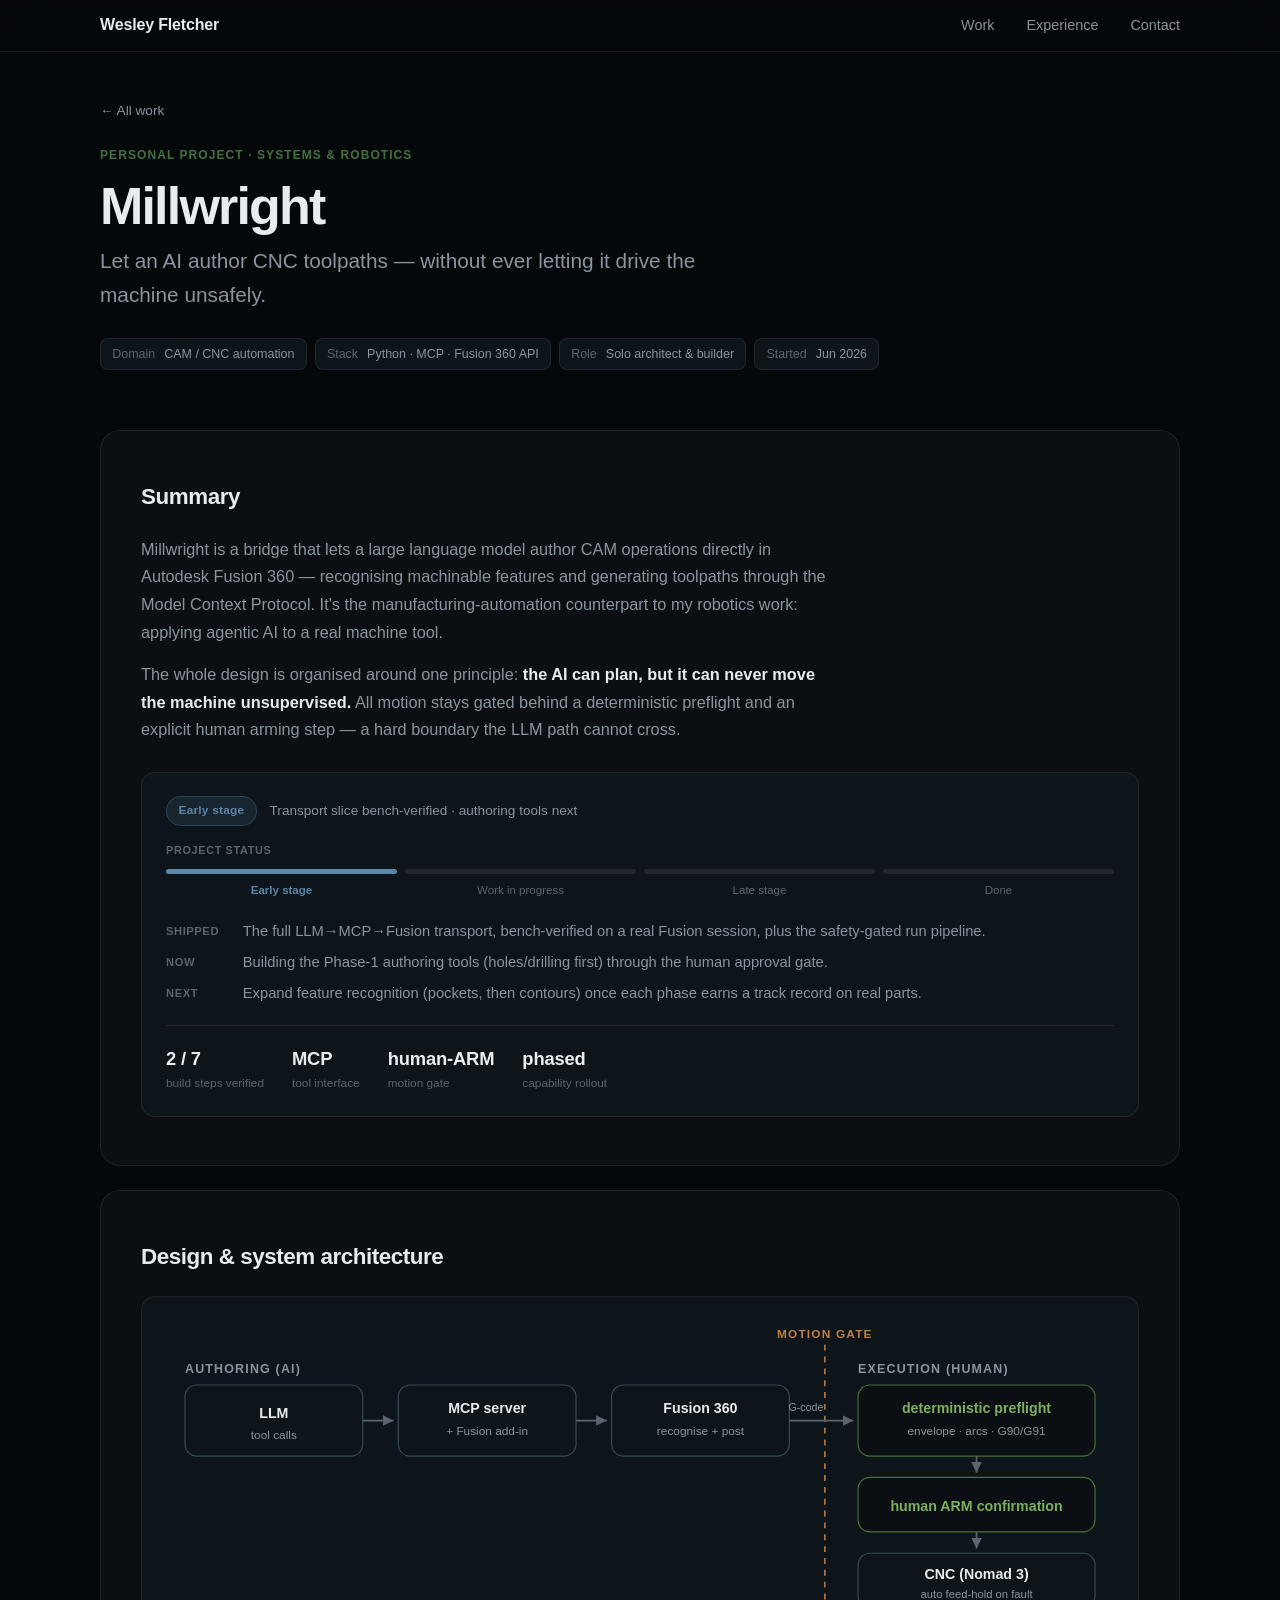
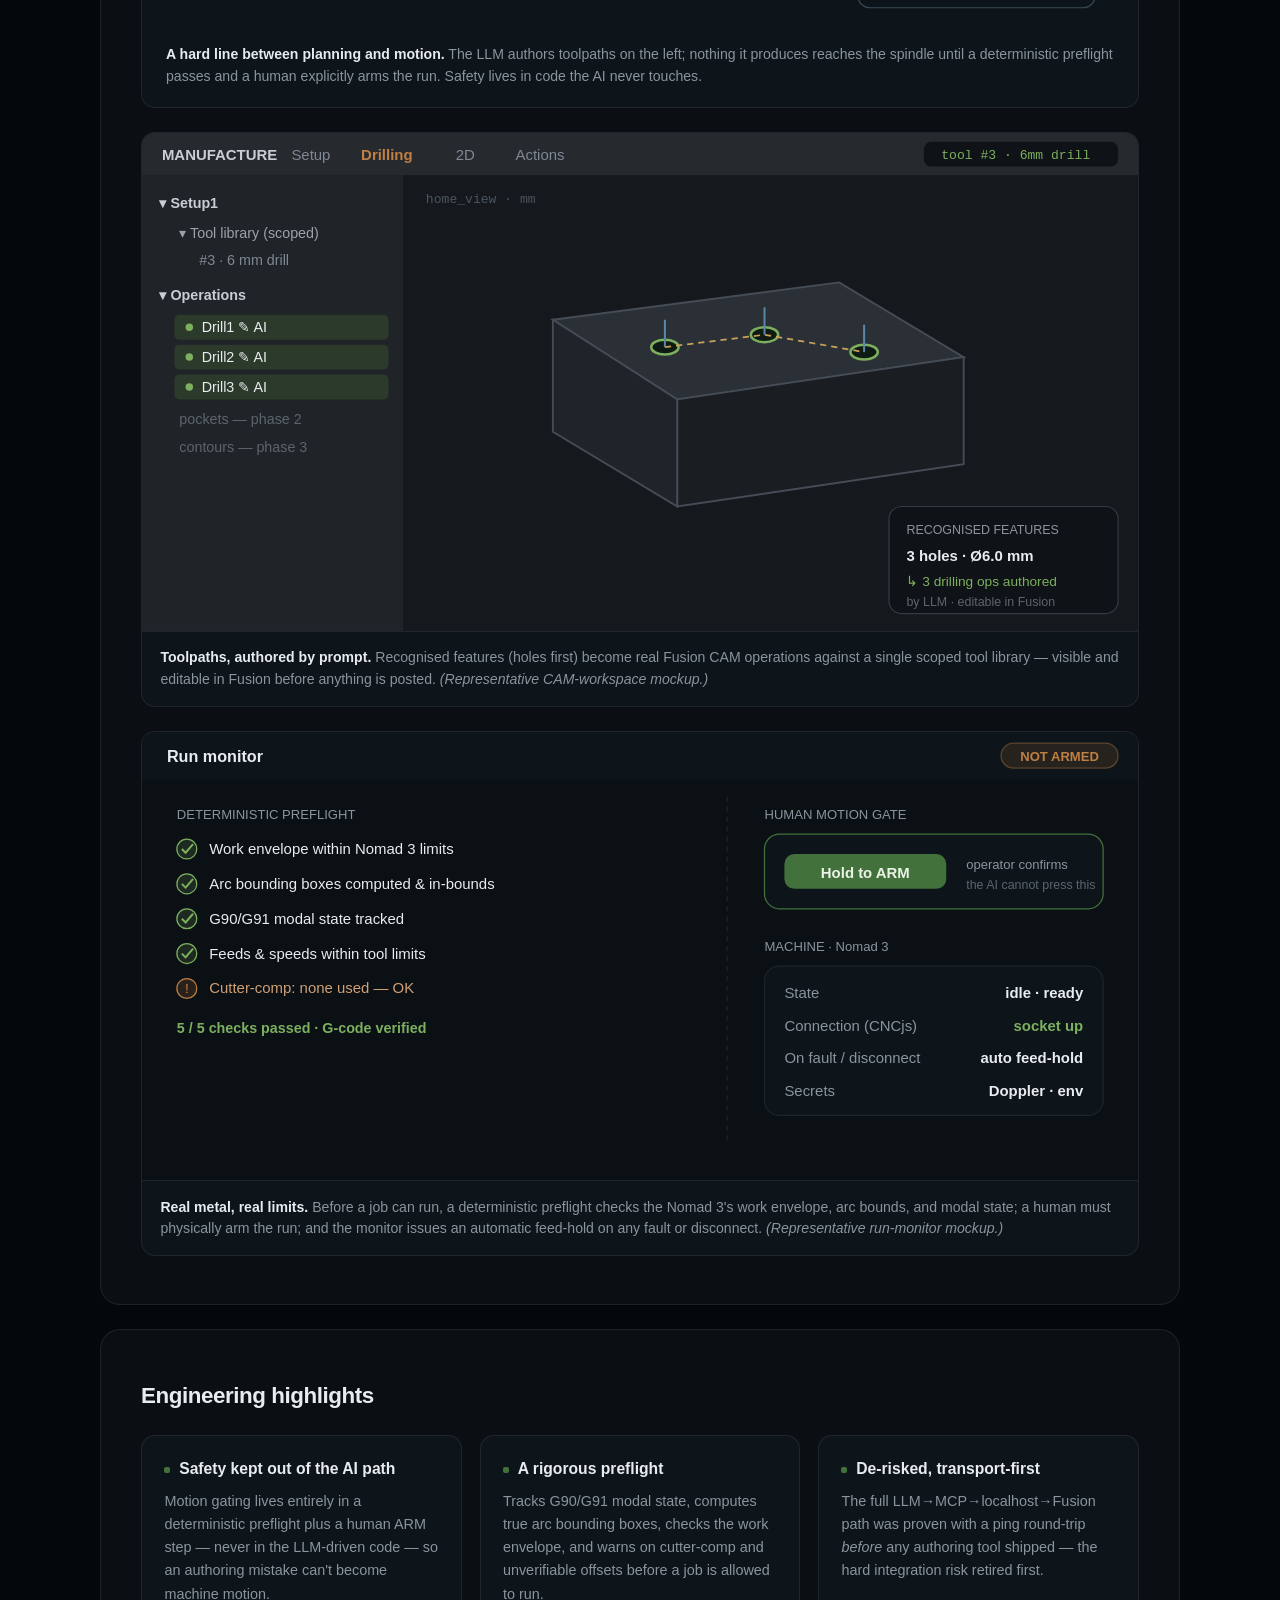
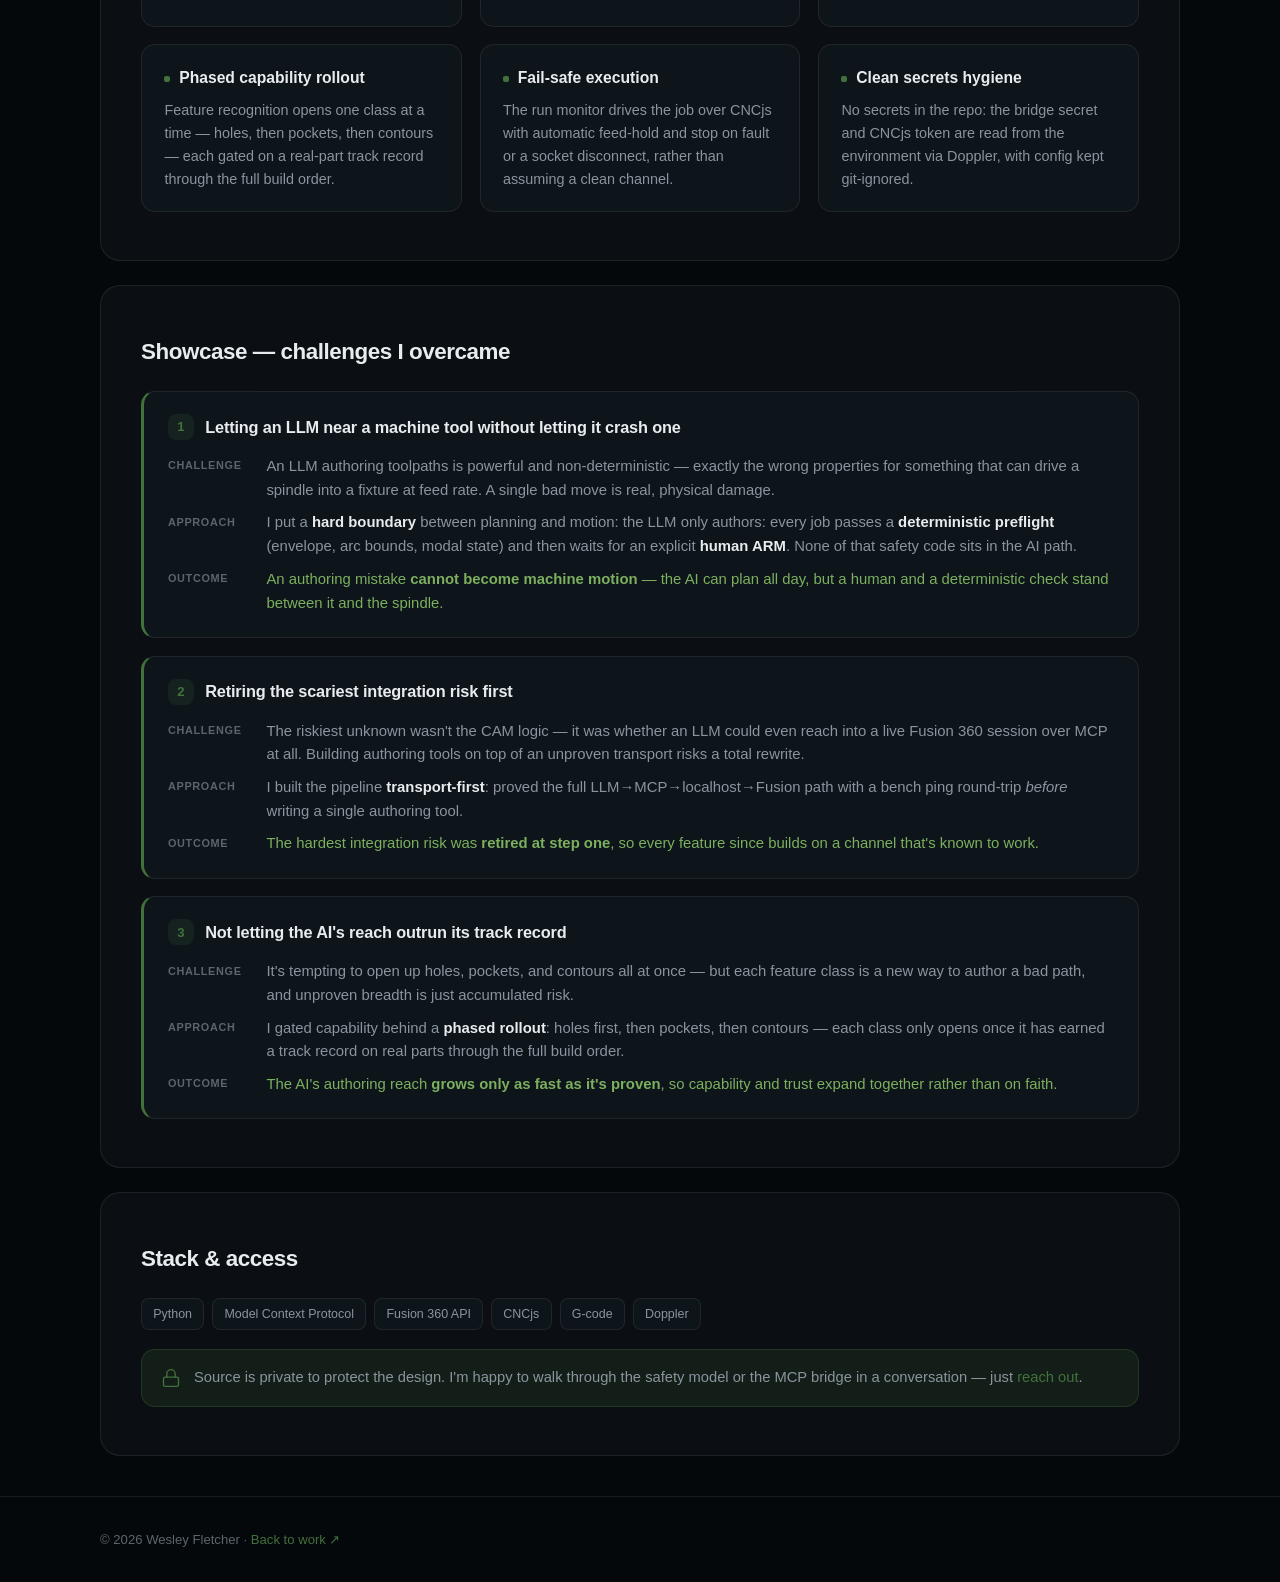
<file: public/projects/millwright.html>
<!DOCTYPE html>
<html lang="en">
<head>
  <meta charset="UTF-8" />
  <meta name="viewport" content="width=device-width, initial-scale=1.0" />
  <meta name="description" content="Millwright — an MCP bridge that lets an LLM author CAM toolpaths in Fusion 360, behind a deterministic preflight and a human approval gate that keeps machine motion safe." />
  <title>Millwright — Wesley Fletcher</title>
  <link rel="stylesheet" href="../style.css" />
  <link rel="stylesheet" href="../case.css" />
</head>
<body>

  <header class="nav-wrapper" id="nav">
    <nav class="nav container">
      <a href="../index.html#hero" class="nav-logo">Wesley Fletcher</a>
      <ul class="nav-links" id="nav-links">
        <li><a href="../index.html#projects">Work</a></li>
        <li><a href="../index.html#experience">Experience</a></li>
        <li><a href="../index.html#contact">Contact</a></li>
      </ul>
      <button class="nav-toggle" id="nav-toggle" aria-label="Open menu" aria-expanded="false" aria-controls="nav-links">
        <span></span><span></span><span></span>
      </button>
    </nav>
  </header>

  <main>

    <section class="cs-hero reveal">
      <div class="container">
        <a class="cs-back" href="../index.html#projects">&larr; All work</a>
        <p class="cs-eyebrow">Personal Project · Systems &amp; Robotics</p>
        <h1 class="cs-title">Millwright</h1>
        <p class="cs-tagline">Let an AI author CNC toolpaths — without ever letting it drive the machine unsafely.</p>
        <div class="cs-meta">
          <span class="chip"><b>Domain</b> CAM / CNC automation</span>
          <span class="chip"><b>Stack</b> Python · MCP · Fusion 360 API</span>
          <span class="chip"><b>Role</b> Solo architect &amp; builder</span>
          <span class="chip"><b>Started</b> Jun 2026</span>
        </div>
      </div>
    </section>

    <section class="section">
      <div class="container">

        <!-- Summary -->
        <div class="section-card cs-block reveal">
          <h2 class="cs-h2">Summary</h2>
          <p class="cs-lede">
            Millwright is a bridge that lets a large language model author CAM operations directly in
            Autodesk Fusion 360 — recognising machinable features and generating toolpaths through the
            Model Context Protocol. It's the manufacturing-automation counterpart to my robotics work:
            applying agentic AI to a real machine tool.
          </p>
          <p class="cs-lede">
            The whole design is organised around one principle: <b>the AI can plan, but it can never move the
            machine unsupervised.</b> All motion stays gated behind a deterministic preflight and an explicit
            human arming step — a hard boundary the LLM path cannot cross.
          </p>

          <div class="status">
            <div class="status-top">
              <span class="status-badge status-badge--young">Early stage</span>
              <span class="status-phase">Transport slice bench-verified · authoring tools next</span>
            </div>
            <div class="stage stage--early">
              <div class="stage-label">Project status</div>
              <div class="stage-track">
                <div class="stage-step is-filled is-current"><div class="stage-bar"></div><div class="stage-name">Early stage</div></div>
                <div class="stage-step"><div class="stage-bar"></div><div class="stage-name">Work in progress</div></div>
                <div class="stage-step"><div class="stage-bar"></div><div class="stage-name">Late stage</div></div>
                <div class="stage-step"><div class="stage-bar"></div><div class="stage-name">Done</div></div>
              </div>
            </div>
            <div class="status-lines">
              <div class="status-line"><b>Shipped</b><span>The full LLM&rarr;MCP&rarr;Fusion transport, bench-verified on a real Fusion session, plus the safety-gated run pipeline.</span></div>
              <div class="status-line"><b>Now</b><span>Building the Phase-1 authoring tools (holes/drilling first) through the human approval gate.</span></div>
              <div class="status-line"><b>Next</b><span>Expand feature recognition (pockets, then contours) once each phase earns a track record on real parts.</span></div>
            </div>
            <div class="stat-strip">
              <div class="stat"><b>2 / 7</b><span>build steps verified</span></div>
              <div class="stat"><b>MCP</b><span>tool interface</span></div>
              <div class="stat"><b>human-ARM</b><span>motion gate</span></div>
              <div class="stat"><b>phased</b><span>capability rollout</span></div>
            </div>
          </div>
        </div>

        <!-- Design & system architecture -->
        <div class="section-card cs-block reveal">
          <h2 class="cs-h2">Design &amp; system architecture</h2>
          <div class="figures">

            <!-- Pipeline + safety gate -->
            <figure class="diagram">
              <svg viewBox="0 0 800 260" role="img" aria-label="Millwright pipeline from LLM through MCP and Fusion to a safety-gated CNC run">
                <defs>
                  <marker id="amw" markerWidth="8" markerHeight="8" refX="6" refY="3" orient="auto">
                    <path d="M0 0 L6 3 L0 6 Z" fill="#5c656e"/>
                  </marker>
                </defs>

                <!-- authoring lane -->
                <text x="16" y="44" fill="#8b949e" font-size="10.5" font-weight="700" letter-spacing="1">AUTHORING (AI)</text>
                <rect x="16" y="54" width="150" height="60" rx="10" fill="#0d141a" stroke="#3a4a54"/>
                <text x="91" y="82" text-anchor="middle" fill="#e9ecef" font-size="12" font-weight="600">LLM</text>
                <text x="91" y="100" text-anchor="middle" fill="#8b949e" font-size="10">tool calls</text>

                <rect x="196" y="54" width="150" height="60" rx="10" fill="#0d141a" stroke="#3a4a54"/>
                <text x="271" y="78" text-anchor="middle" fill="#e9ecef" font-size="12" font-weight="600">MCP server</text>
                <text x="271" y="96" text-anchor="middle" fill="#8b949e" font-size="10">+ Fusion add-in</text>

                <rect x="376" y="54" width="150" height="60" rx="10" fill="#0d141a" stroke="#3a4a54"/>
                <text x="451" y="78" text-anchor="middle" fill="#e9ecef" font-size="12" font-weight="600">Fusion 360</text>
                <text x="451" y="96" text-anchor="middle" fill="#8b949e" font-size="10">recognise + post</text>

                <line x1="166" y1="84" x2="192" y2="84" stroke="#5c656e" stroke-width="1.5" marker-end="url(#amw)"/>
                <line x1="346" y1="84" x2="372" y2="84" stroke="#5c656e" stroke-width="1.5" marker-end="url(#amw)"/>

                <!-- gate -->
                <line x1="556" y1="20" x2="556" y2="240" stroke="#c07f43" stroke-width="1.3" stroke-dasharray="5 5"/>
                <text x="556" y="14" text-anchor="middle" fill="#c07f43" font-size="10" font-weight="600" letter-spacing="1">MOTION GATE</text>

                <text x="584" y="44" fill="#8b949e" font-size="10.5" font-weight="700" letter-spacing="1">EXECUTION (HUMAN)</text>
                <rect x="584" y="54" width="200" height="60" rx="10" fill="#0b0f13" stroke="#43713c"/>
                <text x="684" y="78" text-anchor="middle" fill="#7cb05f" font-size="12" font-weight="600">deterministic preflight</text>
                <text x="684" y="96" text-anchor="middle" fill="#8b949e" font-size="10">envelope · arcs · G90/G91</text>

                <line x1="526" y1="84" x2="580" y2="84" stroke="#5c656e" stroke-width="1.5" marker-end="url(#amw)"/>
                <text x="540" y="76" text-anchor="middle" fill="#8b949e" font-size="9">G-code</text>

                <rect x="584" y="132" width="200" height="46" rx="10" fill="#0b0f13" stroke="#43713c"/>
                <text x="684" y="160" text-anchor="middle" fill="#7cb05f" font-size="12" font-weight="700">human ARM confirmation</text>
                <line x1="684" y1="114" x2="684" y2="128" stroke="#5c656e" stroke-width="1.5" marker-end="url(#amw)"/>

                <rect x="584" y="196" width="200" height="46" rx="10" fill="#0d141a" stroke="#3a4a54"/>
                <text x="684" y="218" text-anchor="middle" fill="#e9ecef" font-size="12" font-weight="600">CNC (Nomad 3)</text>
                <text x="684" y="234" text-anchor="middle" fill="#8b949e" font-size="9.5">auto feed-hold on fault</text>
                <line x1="684" y1="178" x2="684" y2="192" stroke="#5c656e" stroke-width="1.5" marker-end="url(#amw)"/>
              </svg>
              <figcaption>
                <b>A hard line between planning and motion.</b> The LLM authors toolpaths on the left; nothing
                it produces reaches the spindle until a deterministic preflight passes and a human explicitly
                arms the run. Safety lives in code the AI never touches.
              </figcaption>
            </figure>

            <!-- Fusion CAM mockup (product image) -->
            <figure class="shot">
              <svg viewBox="0 0 800 400" role="img" aria-label="LLM-authored drilling toolpaths shown in the Fusion 360 CAM workspace, with a CAM operations tree and recognised hole features highlighted">
                <rect width="800" height="400" fill="#1a1d21"/>
                <!-- top toolbar -->
                <rect x="0" y="0" width="800" height="34" fill="#26292e"/>
                <text x="16" y="22" fill="#c9ced6" font-size="12" font-family="sans-serif" font-weight="600">MANUFACTURE</text>
                <text x="120" y="22" fill="#7f8894" font-size="12" font-family="sans-serif">Setup</text>
                <text x="176" y="22" fill="#c07f43" font-size="12" font-family="sans-serif" font-weight="600">Drilling</text>
                <text x="252" y="22" fill="#7f8894" font-size="12" font-family="sans-serif">2D</text>
                <text x="300" y="22" fill="#7f8894" font-size="12" font-family="sans-serif">Actions</text>
                <rect x="628" y="7" width="156" height="20" rx="6" fill="#0f1216"/>
                <text x="642" y="21" fill="#7cb05f" font-size="10.5" font-family="monospace">tool #3 · 6mm drill</text>

                <!-- browser tree (left) -->
                <rect x="0" y="34" width="210" height="366" fill="#202327"/>
                <g font-family="sans-serif" font-size="11.5">
                  <text x="14" y="60" fill="#c9ced6" font-weight="600">▾ Setup1</text>
                  <text x="30" y="84" fill="#9aa2ad">▾ Tool library (scoped)</text>
                  <text x="46" y="106" fill="#7f8894">#3 · 6 mm drill</text>
                  <text x="14" y="134" fill="#c9ced6" font-weight="600">▾ Operations</text>
                  <rect x="26" y="146" width="172" height="20" rx="4" fill="#2c3a2b"/>
                  <circle cx="38" cy="156" r="3" fill="#7cb05f"/>
                  <text x="48" y="160" fill="#e9ecef">Drill1  ✎ AI</text>
                  <rect x="26" y="170" width="172" height="20" rx="4" fill="#2c3a2b"/>
                  <circle cx="38" cy="180" r="3" fill="#7cb05f"/>
                  <text x="48" y="184" fill="#e9ecef">Drill2  ✎ AI</text>
                  <rect x="26" y="194" width="172" height="20" rx="4" fill="#2c3a2b"/>
                  <circle cx="38" cy="204" r="3" fill="#7cb05f"/>
                  <text x="48" y="208" fill="#e9ecef">Drill3  ✎ AI</text>
                  <text x="30" y="234" fill="#5c656e">pockets — phase 2</text>
                  <text x="30" y="256" fill="#5c656e">contours — phase 3</text>
                </g>

                <!-- 3D viewport (part) -->
                <rect x="210" y="34" width="590" height="366" fill="#15181c"/>
                <text x="228" y="56" fill="#4a5560" font-size="10.5" font-family="monospace">home_view · mm</text>
                <!-- isometric stock block -->
                <g>
                  <!-- top face -->
                  <polygon points="330,150 560,120 660,180 430,214" fill="#2b3037" stroke="#454c56" stroke-width="1.5"/>
                  <!-- front face -->
                  <polygon points="330,150 430,214 430,300 330,240" fill="#20242a" stroke="#454c56" stroke-width="1.5"/>
                  <!-- right face -->
                  <polygon points="430,214 660,180 660,266 430,300" fill="#1a1e23" stroke="#454c56" stroke-width="1.5"/>
                  <!-- recognised holes on top face (highlighted) + toolpath rapids -->
                  <g>
                    <ellipse cx="420" cy="172" rx="11" ry="6" fill="#0f1a12" stroke="#7cb05f" stroke-width="2"/>
                    <ellipse cx="500" cy="162" rx="11" ry="6" fill="#0f1a12" stroke="#7cb05f" stroke-width="2"/>
                    <ellipse cx="580" cy="176" rx="11" ry="6" fill="#0f1a12" stroke="#7cb05f" stroke-width="2"/>
                  </g>
                  <!-- rapid moves (dashed) between holes -->
                  <polyline points="420,172 500,162 580,176" fill="none" stroke="#c9a25a" stroke-width="1.4" stroke-dasharray="5 4"/>
                  <!-- plunge markers -->
                  <g stroke="#5b87ab" stroke-width="1.6">
                    <line x1="420" y1="172" x2="420" y2="150"/><line x1="500" y1="162" x2="500" y2="140"/><line x1="580" y1="176" x2="580" y2="154"/>
                  </g>
                </g>

                <!-- viewport HUD: recognised features -->
                <g font-family="sans-serif">
                  <rect x="600" y="300" width="184" height="86" rx="10" fill="rgba(15,18,22,.92)" stroke="#333a42"/>
                  <text x="614" y="322" fill="#8b949e" font-size="10">RECOGNISED FEATURES</text>
                  <text x="614" y="344" fill="#e9ecef" font-size="12" font-weight="600">3 holes · Ø6.0 mm</text>
                  <text x="614" y="364" fill="#7cb05f" font-size="11">↳ 3 drilling ops authored</text>
                  <text x="614" y="380" fill="#5c656e" font-size="10">by LLM · editable in Fusion</text>
                </g>
              </svg>
              <figcaption>
                <b>Toolpaths, authored by prompt.</b> Recognised features (holes first) become real Fusion CAM
                operations against a single scoped tool library — visible and editable in Fusion before
                anything is posted. <em>(Representative CAM-workspace mockup.)</em>
              </figcaption>
            </figure>

            <!-- Run-monitor / preflight console (product image) -->
            <figure class="shot">
              <svg viewBox="0 0 800 360" role="img" aria-label="The Millwright run monitor showing a deterministic preflight checklist, a human ARM gate, and CNC machine status">
                <rect width="800" height="360" fill="#0b1015"/>
                <!-- header -->
                <rect x="0" y="0" width="800" height="38" fill="#0d141a"/>
                <text x="20" y="24" fill="#e9ecef" font-size="13" font-weight="700" font-family="sans-serif">Run monitor</text>
                <rect x="690" y="9" width="94" height="20" rx="10" fill="rgba(192,127,67,.14)" stroke="rgba(192,127,67,.4)"/>
                <text x="737" y="23" text-anchor="middle" fill="#c07f43" font-size="10.5" font-weight="600" font-family="sans-serif">NOT ARMED</text>

                <!-- preflight checklist (left) -->
                <g font-family="sans-serif">
                  <text x="28" y="70" fill="#8b949e" font-size="10.5">DETERMINISTIC PREFLIGHT</text>
                  <g font-size="12">
                    <g><circle cx="36" cy="94" r="8" fill="rgba(124,176,95,.16)" stroke="#7cb05f"/><path d="M32 94 l3 3 l6 -7" stroke="#7cb05f" stroke-width="1.6" fill="none"/><text x="54" y="98" fill="#e9ecef">Work envelope within Nomad 3 limits</text></g>
                    <g><circle cx="36" cy="122" r="8" fill="rgba(124,176,95,.16)" stroke="#7cb05f"/><path d="M32 122 l3 3 l6 -7" stroke="#7cb05f" stroke-width="1.6" fill="none"/><text x="54" y="126" fill="#e9ecef">Arc bounding boxes computed &amp; in-bounds</text></g>
                    <g><circle cx="36" cy="150" r="8" fill="rgba(124,176,95,.16)" stroke="#7cb05f"/><path d="M32 150 l3 3 l6 -7" stroke="#7cb05f" stroke-width="1.6" fill="none"/><text x="54" y="154" fill="#e9ecef">G90/G91 modal state tracked</text></g>
                    <g><circle cx="36" cy="178" r="8" fill="rgba(124,176,95,.16)" stroke="#7cb05f"/><path d="M32 178 l3 3 l6 -7" stroke="#7cb05f" stroke-width="1.6" fill="none"/><text x="54" y="182" fill="#e9ecef">Feeds &amp; speeds within tool limits</text></g>
                    <g><circle cx="36" cy="206" r="8" fill="rgba(192,127,67,.16)" stroke="#c07f43"/><text x="36" y="210" text-anchor="middle" fill="#c07f43" font-size="11">!</text><text x="54" y="210" fill="#d0a074">Cutter-comp: none used — OK</text></g>
                  </g>
                  <text x="28" y="242" fill="#7cb05f" font-size="11.5" font-weight="600">5 / 5 checks passed · G-code verified</text>
                </g>

                <!-- vertical divider -->
                <line x1="470" y1="52" x2="470" y2="332" stroke="#1c252c" stroke-dasharray="4 4"/>

                <!-- ARM gate + machine status (right) -->
                <g font-family="sans-serif">
                  <text x="500" y="70" fill="#8b949e" font-size="10.5">HUMAN MOTION GATE</text>
                  <rect x="500" y="82" width="272" height="60" rx="12" fill="#0d141a" stroke="#43713c"/>
                  <rect x="516" y="98" width="130" height="28" rx="8" fill="#43713c"/>
                  <text x="581" y="117" text-anchor="middle" fill="#eaf3e6" font-size="12" font-weight="700">Hold to ARM</text>
                  <text x="662" y="110" fill="#8b949e" font-size="10.5">operator confirms</text>
                  <text x="662" y="126" fill="#5c656e" font-size="10">the AI cannot press this</text>

                  <!-- machine status -->
                  <text x="500" y="176" fill="#8b949e" font-size="10.5">MACHINE · Nomad 3</text>
                  <rect x="500" y="188" width="272" height="120" rx="12" fill="#0d141a" stroke="#1c252c"/>
                  <g font-size="12">
                    <text x="516" y="214" fill="#8b949e">State</text><text x="756" y="214" text-anchor="end" fill="#e9ecef" font-weight="600">idle · ready</text>
                    <text x="516" y="240" fill="#8b949e">Connection (CNCjs)</text><text x="756" y="240" text-anchor="end" fill="#7cb05f" font-weight="600">socket up</text>
                    <text x="516" y="266" fill="#8b949e">On fault / disconnect</text><text x="756" y="266" text-anchor="end" fill="#e9ecef" font-weight="600">auto feed-hold</text>
                    <text x="516" y="292" fill="#8b949e">Secrets</text><text x="756" y="292" text-anchor="end" fill="#e9ecef" font-weight="600">Doppler · env</text>
                  </g>
                </g>
              </svg>
              <figcaption>
                <b>Real metal, real limits.</b> Before a job can run, a deterministic preflight checks the
                Nomad 3's work envelope, arc bounds, and modal state; a human must physically arm the run; and
                the monitor issues an automatic feed-hold on any fault or disconnect. <em>(Representative
                run-monitor mockup.)</em>
              </figcaption>
            </figure>

          </div>
        </div>

        <!-- Engineering highlights -->
        <div class="section-card cs-block reveal">
          <h2 class="cs-h2">Engineering highlights</h2>
          <div class="highlights">
            <div class="highlight">
              <h4>Safety kept out of the AI path</h4>
              <p>Motion gating lives entirely in a deterministic preflight plus a human ARM step — never in
                 the LLM-driven code — so an authoring mistake can't become machine motion.</p>
            </div>
            <div class="highlight">
              <h4>A rigorous preflight</h4>
              <p>Tracks G90/G91 modal state, computes true arc bounding boxes, checks the work envelope, and
                 warns on cutter-comp and unverifiable offsets before a job is allowed to run.</p>
            </div>
            <div class="highlight">
              <h4>De-risked, transport-first</h4>
              <p>The full LLM&rarr;MCP&rarr;localhost&rarr;Fusion path was proven with a ping round-trip
                 <em>before</em> any authoring tool shipped — the hard integration risk retired first.</p>
            </div>
            <div class="highlight">
              <h4>Phased capability rollout</h4>
              <p>Feature recognition opens one class at a time — holes, then pockets, then contours — each
                 gated on a real-part track record through the full build order.</p>
            </div>
            <div class="highlight">
              <h4>Fail-safe execution</h4>
              <p>The run monitor drives the job over CNCjs with automatic feed-hold and stop on fault or a
                 socket disconnect, rather than assuming a clean channel.</p>
            </div>
            <div class="highlight">
              <h4>Clean secrets hygiene</h4>
              <p>No secrets in the repo: the bridge secret and CNCjs token are read from the environment via
                 Doppler, with config kept git-ignored.</p>
            </div>
          </div>
        </div>

        <!-- Showcase: challenges overcome -->
        <div class="section-card cs-block reveal">
          <h2 class="cs-h2">Showcase — challenges I overcame</h2>
          <div class="showcase">

            <div class="challenge">
              <div class="challenge-head">
                <span class="challenge-num">1</span>
                <h4>Letting an LLM near a machine tool without letting it crash one</h4>
              </div>
              <dl>
                <div class="challenge-row"><dt>Challenge</dt><dd>An LLM authoring toolpaths is powerful and non-deterministic — exactly the wrong properties for something that can drive a spindle into a fixture at feed rate. A single bad move is real, physical damage.</dd></div>
                <div class="challenge-row"><dt>Approach</dt><dd>I put a <b>hard boundary</b> between planning and motion: the LLM only authors: every job passes a <b>deterministic preflight</b> (envelope, arc bounds, modal state) and then waits for an explicit <b>human ARM</b>. None of that safety code sits in the AI path.</dd></div>
                <div class="challenge-row challenge-row--win"><dt>Outcome</dt><dd>An authoring mistake <b>cannot become machine motion</b> — the AI can plan all day, but a human and a deterministic check stand between it and the spindle.</dd></div>
              </dl>
            </div>

            <div class="challenge">
              <div class="challenge-head">
                <span class="challenge-num">2</span>
                <h4>Retiring the scariest integration risk first</h4>
              </div>
              <dl>
                <div class="challenge-row"><dt>Challenge</dt><dd>The riskiest unknown wasn't the CAM logic — it was whether an LLM could even reach into a live Fusion 360 session over MCP at all. Building authoring tools on top of an unproven transport risks a total rewrite.</dd></div>
                <div class="challenge-row"><dt>Approach</dt><dd>I built the pipeline <b>transport-first</b>: proved the full LLM→MCP→localhost→Fusion path with a bench ping round-trip <em>before</em> writing a single authoring tool.</dd></div>
                <div class="challenge-row challenge-row--win"><dt>Outcome</dt><dd>The hardest integration risk was <b>retired at step one</b>, so every feature since builds on a channel that's known to work.</dd></div>
              </dl>
            </div>

            <div class="challenge">
              <div class="challenge-head">
                <span class="challenge-num">3</span>
                <h4>Not letting the AI's reach outrun its track record</h4>
              </div>
              <dl>
                <div class="challenge-row"><dt>Challenge</dt><dd>It's tempting to open up holes, pockets, and contours all at once — but each feature class is a new way to author a bad path, and unproven breadth is just accumulated risk.</dd></div>
                <div class="challenge-row"><dt>Approach</dt><dd>I gated capability behind a <b>phased rollout</b>: holes first, then pockets, then contours — each class only opens once it has earned a track record on real parts through the full build order.</dd></div>
                <div class="challenge-row challenge-row--win"><dt>Outcome</dt><dd>The AI's authoring reach <b>grows only as fast as it's proven</b>, so capability and trust expand together rather than on faith.</dd></div>
              </dl>
            </div>

          </div>
        </div>

        <!-- Stack & access -->
        <div class="section-card cs-block reveal">
          <h2 class="cs-h2">Stack &amp; access</h2>
          <div class="cs-meta" style="margin-bottom:1.2rem">
            <span class="chip">Python</span>
            <span class="chip">Model Context Protocol</span>
            <span class="chip">Fusion 360 API</span>
            <span class="chip">CNCjs</span>
            <span class="chip">G-code</span>
            <span class="chip">Doppler</span>
          </div>
          <div class="cs-note">
            <svg width="20" height="20" viewBox="0 0 24 24" fill="none" stroke="currentColor" stroke-width="1.6" stroke-linecap="round" stroke-linejoin="round"><rect x="3" y="11" width="18" height="11" rx="2"/><path d="M7 11V7a5 5 0 0 1 10 0v4"/></svg>
            <span>Source is private to protect the design. I'm happy to walk through the safety model or the
              MCP bridge in a conversation &mdash; just <a href="../index.html#contact">reach out</a>.</span>
          </div>
        </div>

      </div>
    </section>

  </main>

  <footer class="footer">
    <div class="container">
      <p>&copy; <span id="year"></span> Wesley Fletcher · <a href="../index.html#projects">Back to work &#8599;</a></p>
    </div>
  </footer>

  <script src="../script.js"></script>
</body>
</html>
</file>
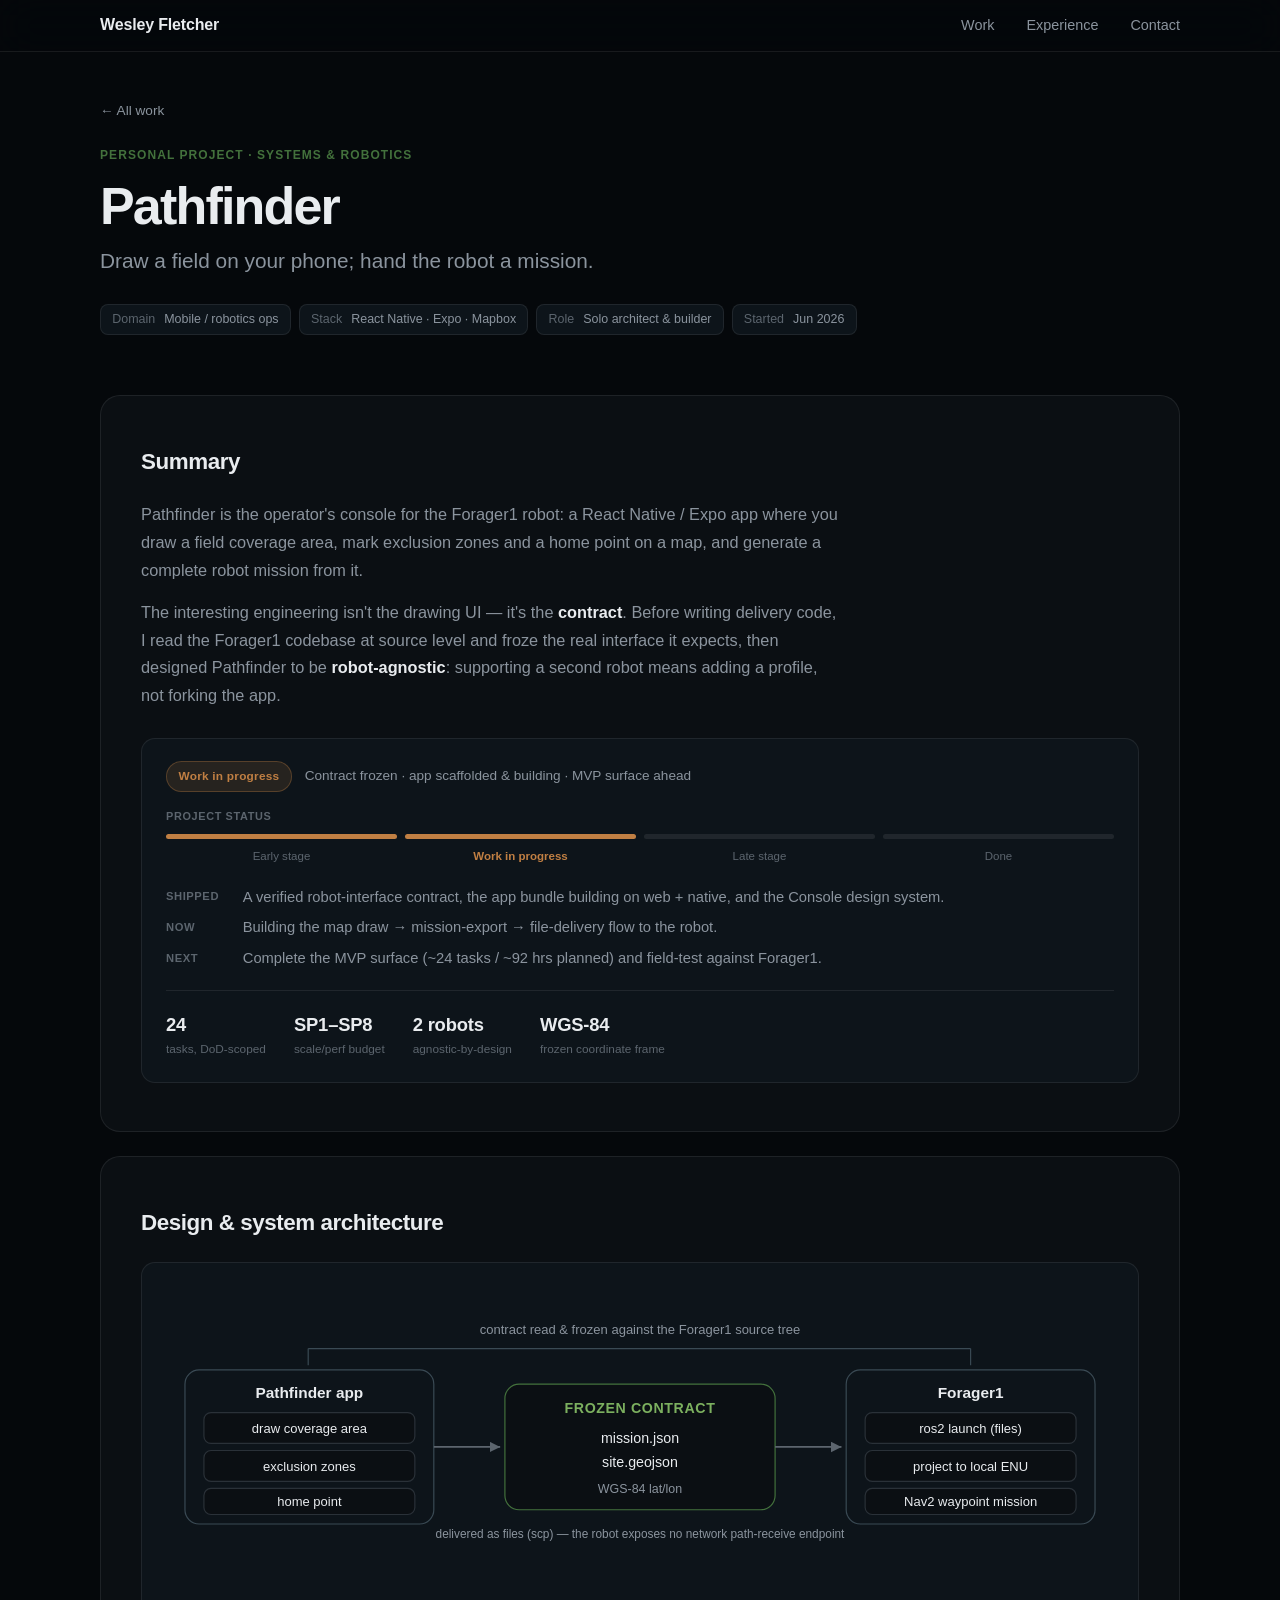
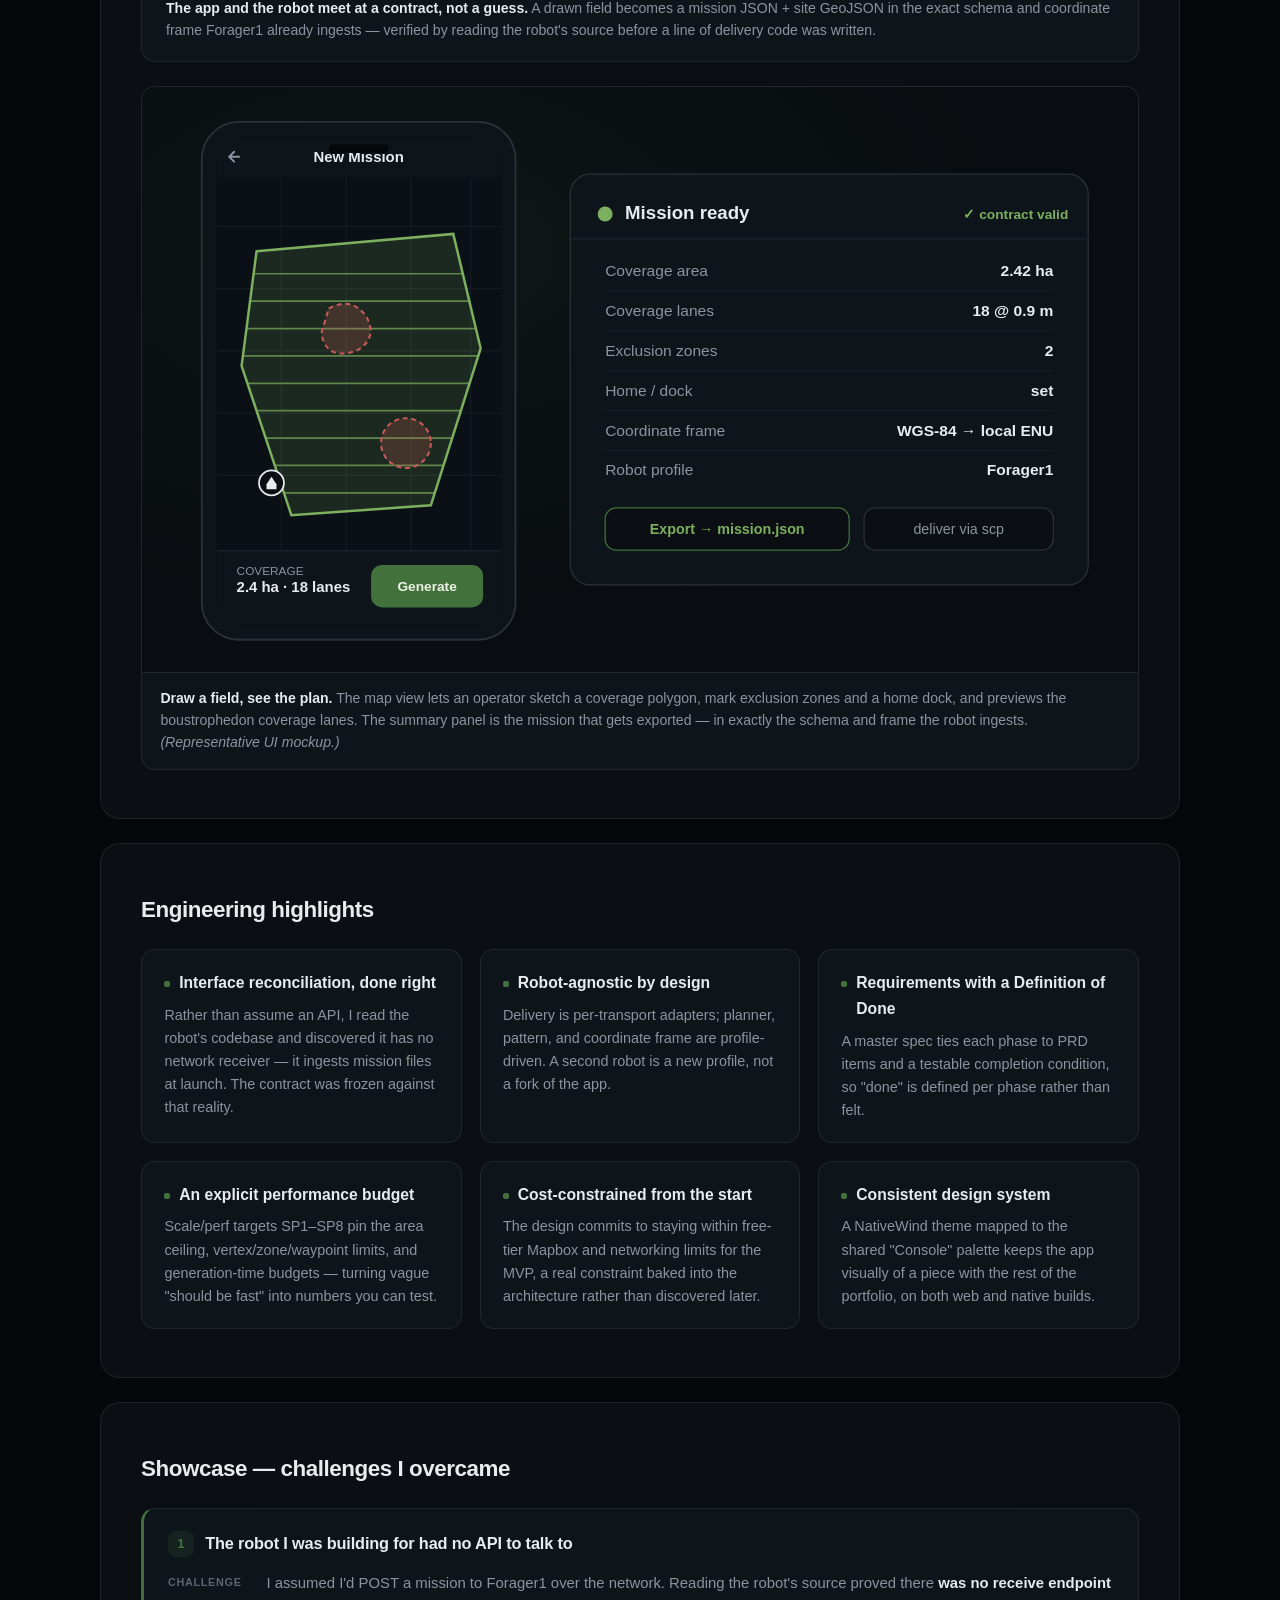
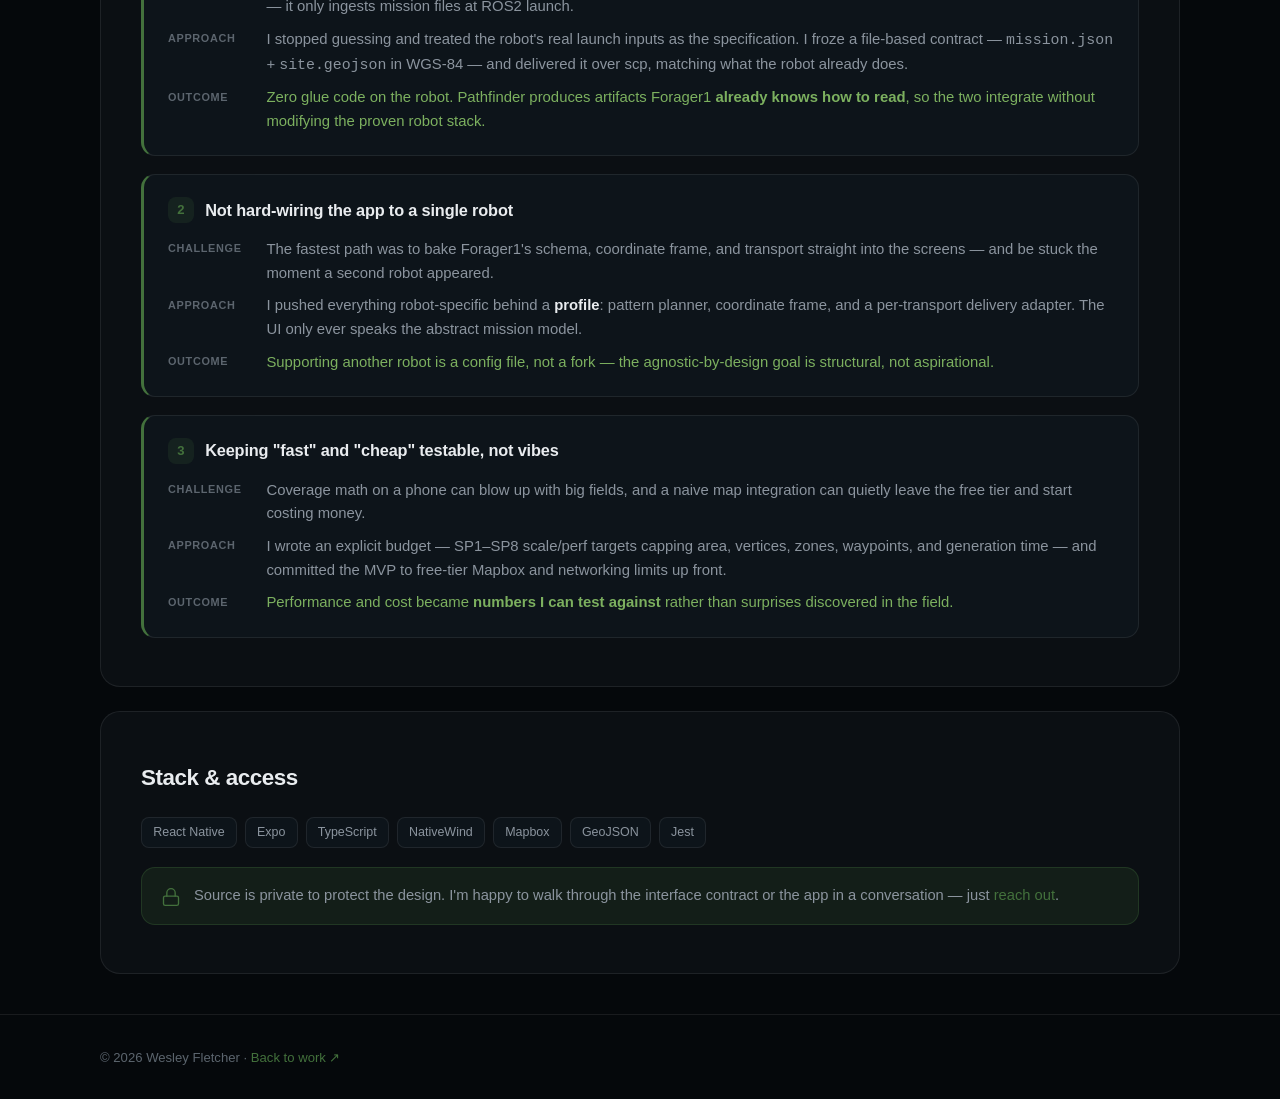
<file: public/projects/pathfinder.html>
<!DOCTYPE html>
<html lang="en">
<head>
  <meta charset="UTF-8" />
  <meta name="viewport" content="width=device-width, initial-scale=1.0" />
  <meta name="description" content="Pathfinder — a React Native field-navigation app that turns a hand-drawn coverage area into a robot mission, built against a frozen interface contract with the Forager1 robot." />
  <title>Pathfinder — Wesley Fletcher</title>
  <link rel="stylesheet" href="../style.css" />
  <link rel="stylesheet" href="../case.css" />
</head>
<body>

  <header class="nav-wrapper" id="nav">
    <nav class="nav container">
      <a href="../index.html#hero" class="nav-logo">Wesley Fletcher</a>
      <ul class="nav-links" id="nav-links">
        <li><a href="../index.html#projects">Work</a></li>
        <li><a href="../index.html#experience">Experience</a></li>
        <li><a href="../index.html#contact">Contact</a></li>
      </ul>
      <button class="nav-toggle" id="nav-toggle" aria-label="Open menu" aria-expanded="false" aria-controls="nav-links">
        <span></span><span></span><span></span>
      </button>
    </nav>
  </header>

  <main>

    <section class="cs-hero reveal">
      <div class="container">
        <a class="cs-back" href="../index.html#projects">&larr; All work</a>
        <p class="cs-eyebrow">Personal Project · Systems &amp; Robotics</p>
        <h1 class="cs-title">Pathfinder</h1>
        <p class="cs-tagline">Draw a field on your phone; hand the robot a mission.</p>
        <div class="cs-meta">
          <span class="chip"><b>Domain</b> Mobile / robotics ops</span>
          <span class="chip"><b>Stack</b> React Native · Expo · Mapbox</span>
          <span class="chip"><b>Role</b> Solo architect &amp; builder</span>
          <span class="chip"><b>Started</b> Jun 2026</span>
        </div>
      </div>
    </section>

    <section class="section">
      <div class="container">

        <!-- Summary -->
        <div class="section-card cs-block reveal">
          <h2 class="cs-h2">Summary</h2>
          <p class="cs-lede">
            Pathfinder is the operator's console for the Forager1 robot: a React Native / Expo app where you
            draw a field coverage area, mark exclusion zones and a home point on a map, and generate a
            complete robot mission from it.
          </p>
          <p class="cs-lede">
            The interesting engineering isn't the drawing UI — it's the <b>contract</b>. Before writing
            delivery code, I read the Forager1 codebase at source level and froze the real interface it
            expects, then designed Pathfinder to be <b>robot-agnostic</b>: supporting a second robot means
            adding a profile, not forking the app.
          </p>

          <div class="status">
            <div class="status-top">
              <span class="status-badge status-badge--wip">Work in progress</span>
              <span class="status-phase">Contract frozen · app scaffolded &amp; building · MVP surface ahead</span>
            </div>
            <div class="stage stage--wip">
              <div class="stage-label">Project status</div>
              <div class="stage-track">
                <div class="stage-step is-filled"><div class="stage-bar"></div><div class="stage-name">Early stage</div></div>
                <div class="stage-step is-filled is-current"><div class="stage-bar"></div><div class="stage-name">Work in progress</div></div>
                <div class="stage-step"><div class="stage-bar"></div><div class="stage-name">Late stage</div></div>
                <div class="stage-step"><div class="stage-bar"></div><div class="stage-name">Done</div></div>
              </div>
            </div>
            <div class="status-lines">
              <div class="status-line"><b>Shipped</b><span>A verified robot-interface contract, the app bundle building on web + native, and the Console design system.</span></div>
              <div class="status-line"><b>Now</b><span>Building the map draw &rarr; mission-export &rarr; file-delivery flow to the robot.</span></div>
              <div class="status-line"><b>Next</b><span>Complete the MVP surface (~24 tasks / ~92 hrs planned) and field-test against Forager1.</span></div>
            </div>
            <div class="stat-strip">
              <div class="stat"><b>24</b><span>tasks, DoD-scoped</span></div>
              <div class="stat"><b>SP1&ndash;SP8</b><span>scale/perf budget</span></div>
              <div class="stat"><b>2 robots</b><span>agnostic-by-design</span></div>
              <div class="stat"><b>WGS-84</b><span>frozen coordinate frame</span></div>
            </div>
          </div>
        </div>

        <!-- The idea, in pictures -->
        <div class="section-card cs-block reveal">
          <h2 class="cs-h2">Design &amp; system architecture</h2>
          <div class="figures">

            <!-- Contract flow (architecture) -->
            <figure class="diagram">
              <svg viewBox="0 0 800 250" role="img" aria-label="Pathfinder turns a drawn coverage area into a mission file contract that Forager1 ingests">
                <defs>
                  <marker id="apf" markerWidth="8" markerHeight="8" refX="6" refY="3" orient="auto">
                    <path d="M0 0 L6 3 L0 6 Z" fill="#5c656e"/>
                  </marker>
                </defs>

                <!-- Pathfinder -->
                <rect x="16" y="70" width="210" height="130" rx="12" fill="#0d141a" stroke="#3a4a54"/>
                <text x="121" y="94" text-anchor="middle" fill="#e9ecef" font-size="13" font-weight="600">Pathfinder app</text>
                <g font-size="11" fill="#e9ecef" text-anchor="middle">
                  <rect x="32" y="106" width="178" height="26" rx="6" fill="#0b0f13" stroke="#2a3138"/><text x="121" y="123">draw coverage area</text>
                  <rect x="32" y="138" width="178" height="26" rx="6" fill="#0b0f13" stroke="#2a3138"/><text x="121" y="155">exclusion zones</text>
                  <rect x="32" y="170" width="178" height="22" rx="6" fill="#0b0f13" stroke="#2a3138"/><text x="121" y="185">home point</text>
                </g>

                <!-- Artifact / contract -->
                <rect x="286" y="82" width="228" height="106" rx="12" fill="#0b0f13" stroke="#43713c"/>
                <text x="400" y="106" text-anchor="middle" fill="#7cb05f" font-size="12" font-weight="700" letter-spacing=".5">FROZEN CONTRACT</text>
                <text x="400" y="132" text-anchor="middle" fill="#e9ecef" font-size="12">mission.json</text>
                <text x="400" y="152" text-anchor="middle" fill="#e9ecef" font-size="12">site.geojson</text>
                <text x="400" y="174" text-anchor="middle" fill="#8b949e" font-size="10.5">WGS-84 lat/lon</text>

                <!-- Forager1 -->
                <rect x="574" y="70" width="210" height="130" rx="12" fill="#0d141a" stroke="#3a4a54"/>
                <text x="679" y="94" text-anchor="middle" fill="#e9ecef" font-size="13" font-weight="600">Forager1</text>
                <g font-size="11" fill="#e9ecef" text-anchor="middle">
                  <rect x="590" y="106" width="178" height="26" rx="6" fill="#0b0f13" stroke="#2a3138"/><text x="679" y="123">ros2 launch (files)</text>
                  <rect x="590" y="138" width="178" height="26" rx="6" fill="#0b0f13" stroke="#2a3138"/><text x="679" y="155">project to local ENU</text>
                  <rect x="590" y="170" width="178" height="22" rx="6" fill="#0b0f13" stroke="#2a3138"/><text x="679" y="185">Nav2 waypoint mission</text>
                </g>

                <!-- arrows -->
                <line x1="226" y1="135" x2="282" y2="135" stroke="#5c656e" stroke-width="1.5" marker-end="url(#apf)"/>
                <line x1="514" y1="135" x2="570" y2="135" stroke="#5c656e" stroke-width="1.5" marker-end="url(#apf)"/>
                <text x="400" y="212" text-anchor="middle" fill="#8b949e" font-size="10">delivered as files (scp) — the robot exposes no network path-receive endpoint</text>
                <text x="400" y="40" text-anchor="middle" fill="#8b949e" font-size="11">contract read &amp; frozen against the Forager1 source tree</text>
                <line x1="120" y1="52" x2="120" y2="66" stroke="#3a4a54" stroke-width="1"/>
                <line x1="679" y1="52" x2="679" y2="66" stroke="#3a4a54" stroke-width="1"/>
                <line x1="120" y1="52" x2="679" y2="52" stroke="#3a4a54" stroke-width="1"/>
              </svg>
              <figcaption>
                <b>The app and the robot meet at a contract, not a guess.</b> A drawn field becomes a
                mission JSON + site GeoJSON in the exact schema and coordinate frame Forager1 already ingests —
                verified by reading the robot's source before a line of delivery code was written.
              </figcaption>
            </figure>

            <!-- App UI mockup (product image) -->
            <figure class="shot">
              <svg viewBox="0 0 800 470" role="img" aria-label="Pathfinder app: a drawn coverage polygon with coverage lanes, two exclusion zones, a home marker, and a mission-ready summary panel">
                <!-- backdrop -->
                <rect width="800" height="470" fill="#090d11"/>
                <rect width="800" height="470" fill="url(#pf-glow)"/>
                <defs>
                  <radialGradient id="pf-glow" cx="26%" cy="28%" r="75%">
                    <stop offset="0%" stop-color="#12201a" stop-opacity="0.6"/>
                    <stop offset="100%" stop-color="#090d11" stop-opacity="0"/>
                  </radialGradient>
                  <clipPath id="pf-screen"><rect x="60" y="40" width="228" height="392" rx="20"/></clipPath>
                  <clipPath id="pf-field"><path d="M92 132 L250 118 L272 210 L232 336 L120 344 L80 224 Z"/></clipPath>
                </defs>

                <!-- Phone frame -->
                <rect x="48" y="28" width="252" height="416" rx="30" fill="#0d141a" stroke="#2a3138" stroke-width="1.5"/>
                <rect x="60" y="40" width="228" height="392" rx="20" fill="#0b1216"/>

                <g clip-path="url(#pf-screen)">
                  <!-- map surface -->
                  <rect x="60" y="72" width="228" height="300" fill="#0a1015"/>
                  <!-- parcel grid -->
                  <g stroke="#141c22" stroke-width="1">
                    <line x1="60" y1="112" x2="288" y2="112"/><line x1="60" y1="162" x2="288" y2="162"/>
                    <line x1="60" y1="212" x2="288" y2="212"/><line x1="60" y1="262" x2="288" y2="262"/>
                    <line x1="60" y1="312" x2="288" y2="312"/>
                    <line x1="112" y1="72" x2="112" y2="372"/><line x1="164" y1="72" x2="164" y2="372"/>
                    <line x1="216" y1="72" x2="216" y2="372"/><line x1="264" y1="72" x2="264" y2="372"/>
                  </g>

                  <!-- coverage field -->
                  <path d="M92 132 L250 118 L272 210 L232 336 L120 344 L80 224 Z"
                        fill="rgba(124,176,95,.16)" stroke="#7cb05f" stroke-width="2"/>
                  <!-- boustrophedon coverage lanes -->
                  <g clip-path="url(#pf-field)" stroke="#7cb05f" stroke-width="1.4" opacity=".7">
                    <line x1="80" y1="150" x2="272" y2="150"/><line x1="80" y1="172" x2="272" y2="172"/>
                    <line x1="80" y1="194" x2="272" y2="194"/><line x1="80" y1="216" x2="272" y2="216"/>
                    <line x1="80" y1="238" x2="272" y2="238"/><line x1="80" y1="260" x2="272" y2="260"/>
                    <line x1="80" y1="282" x2="272" y2="282"/><line x1="80" y1="304" x2="272" y2="304"/>
                    <line x1="80" y1="326" x2="272" y2="326"/>
                  </g>
                  <!-- exclusion zones -->
                  <path d="M150 178 q18 -10 30 6 q10 18 -8 28 q-24 8 -28 -14 Z"
                        fill="rgba(200,90,80,.22)" stroke="#c85a5a" stroke-width="1.6" stroke-dasharray="4 3"/>
                  <circle cx="212" cy="286" r="20" fill="rgba(200,90,80,.22)" stroke="#c85a5a" stroke-width="1.6" stroke-dasharray="4 3"/>

                  <!-- home marker -->
                  <g transform="translate(104,318)">
                    <circle r="10" fill="#0b0f13" stroke="#e9ecef" stroke-width="1.4"/>
                    <path d="M-4 1 L0 -5 L4 1 L4 5 L-4 5 Z" fill="#e9ecef"/>
                  </g>

                  <!-- top app bar -->
                  <rect x="60" y="40" width="228" height="32" fill="#0d141a"/>
                  <path d="M78 56 l-6 0 M74 52 l-4 4 l4 4" stroke="#8b949e" stroke-width="1.5" fill="none" stroke-linecap="round"/>
                  <text x="174" y="60" text-anchor="middle" fill="#e9ecef" font-size="12" font-weight="600" font-family="sans-serif">New Mission</text>

                  <!-- bottom action sheet -->
                  <rect x="60" y="372" width="228" height="60" fill="#0d141a"/>
                  <rect x="60" y="372" width="228" height="1" fill="#1c252c"/>
                  <text x="76" y="392" fill="#8b949e" font-size="9.5" font-family="sans-serif">COVERAGE</text>
                  <text x="76" y="406" fill="#e9ecef" font-size="12" font-weight="600" font-family="sans-serif">2.4 ha · 18 lanes</text>
                  <rect x="184" y="384" width="90" height="34" rx="9" fill="#43713c"/>
                  <text x="229" y="405" text-anchor="middle" fill="#eaf3e6" font-size="11" font-weight="600" font-family="sans-serif">Generate</text>
                </g>

                <!-- notch -->
                <rect x="150" y="46" width="48" height="7" rx="3.5" fill="#05080b"/>

                <!-- Mission-ready summary panel (right) -->
                <g font-family="sans-serif">
                  <rect x="344" y="70" width="416" height="330" rx="16" fill="#0d141a" stroke="#2a3138"/>
                  <circle cx="372" cy="102" r="6" fill="#7cb05f"/>
                  <text x="388" y="106" fill="#e9ecef" font-size="15" font-weight="700">Mission ready</text>
                  <text x="744" y="106" text-anchor="end" fill="#7cb05f" font-size="11" font-weight="600">✓ contract valid</text>
                  <line x1="344" y1="122" x2="760" y2="122" stroke="#1c252c"/>

                  <!-- field rows -->
                  <g font-size="12.5">
                    <text x="372" y="152" fill="#8b949e">Coverage area</text><text x="732" y="152" text-anchor="end" fill="#e9ecef" font-weight="600">2.42 ha</text>
                    <text x="372" y="184" fill="#8b949e">Coverage lanes</text><text x="732" y="184" text-anchor="end" fill="#e9ecef" font-weight="600">18 @ 0.9 m</text>
                    <text x="372" y="216" fill="#8b949e">Exclusion zones</text><text x="732" y="216" text-anchor="end" fill="#e9ecef" font-weight="600">2</text>
                    <text x="372" y="248" fill="#8b949e">Home / dock</text><text x="732" y="248" text-anchor="end" fill="#e9ecef" font-weight="600">set</text>
                    <text x="372" y="280" fill="#8b949e">Coordinate frame</text><text x="732" y="280" text-anchor="end" fill="#e9ecef" font-weight="600">WGS-84 → local ENU</text>
                    <text x="372" y="312" fill="#8b949e">Robot profile</text><text x="732" y="312" text-anchor="end" fill="#e9ecef" font-weight="600">Forager1</text>
                  </g>
                  <g stroke="#161e24"><line x1="372" y1="164" x2="732" y2="164"/><line x1="372" y1="196" x2="732" y2="196"/><line x1="372" y1="228" x2="732" y2="228"/><line x1="372" y1="260" x2="732" y2="260"/><line x1="372" y1="292" x2="732" y2="292"/></g>

                  <!-- export chip row -->
                  <rect x="372" y="338" width="196" height="34" rx="9" fill="#0b0f13" stroke="#43713c"/>
                  <text x="470" y="359" text-anchor="middle" fill="#7cb05f" font-size="11.5" font-weight="600">Export → mission.json</text>
                  <rect x="580" y="338" width="152" height="34" rx="9" fill="#0b0f13" stroke="#2a3138"/>
                  <text x="656" y="359" text-anchor="middle" fill="#8b949e" font-size="11.5">deliver via scp</text>
                </g>
              </svg>
              <figcaption>
                <b>Draw a field, see the plan.</b> The map view lets an operator sketch a coverage polygon,
                mark exclusion zones and a home dock, and previews the boustrophedon coverage lanes. The
                summary panel is the mission that gets exported — in exactly the schema and frame the robot ingests.
                <em>(Representative UI mockup.)</em>
              </figcaption>
            </figure>

          </div>
        </div>

        <!-- Engineering highlights -->
        <div class="section-card cs-block reveal">
          <h2 class="cs-h2">Engineering highlights</h2>
          <div class="highlights">
            <div class="highlight">
              <h4>Interface reconciliation, done right</h4>
              <p>Rather than assume an API, I read the robot's codebase and discovered it has no network
                 receiver — it ingests mission files at launch. The contract was frozen against that reality.</p>
            </div>
            <div class="highlight">
              <h4>Robot-agnostic by design</h4>
              <p>Delivery is per-transport adapters; planner, pattern, and coordinate frame are profile-driven.
                 A second robot is a new profile, not a fork of the app.</p>
            </div>
            <div class="highlight">
              <h4>Requirements with a Definition of Done</h4>
              <p>A master spec ties each phase to PRD items and a testable completion condition, so "done" is
                 defined per phase rather than felt.</p>
            </div>
            <div class="highlight">
              <h4>An explicit performance budget</h4>
              <p>Scale/perf targets SP1&ndash;SP8 pin the area ceiling, vertex/zone/waypoint limits, and
                 generation-time budgets — turning vague "should be fast" into numbers you can test.</p>
            </div>
            <div class="highlight">
              <h4>Cost-constrained from the start</h4>
              <p>The design commits to staying within free-tier Mapbox and networking limits for the MVP, a
                 real constraint baked into the architecture rather than discovered later.</p>
            </div>
            <div class="highlight">
              <h4>Consistent design system</h4>
              <p>A NativeWind theme mapped to the shared "Console" palette keeps the app visually of a piece
                 with the rest of the portfolio, on both web and native builds.</p>
            </div>
          </div>
        </div>

        <!-- Showcase: challenges overcome -->
        <div class="section-card cs-block reveal">
          <h2 class="cs-h2">Showcase — challenges I overcame</h2>
          <div class="showcase">

            <div class="challenge">
              <div class="challenge-head">
                <span class="challenge-num">1</span>
                <h4>The robot I was building for had no API to talk to</h4>
              </div>
              <dl>
                <div class="challenge-row"><dt>Challenge</dt><dd>I assumed I'd POST a mission to Forager1 over the network. Reading the robot's source proved there <b>was no receive endpoint</b> — it only ingests mission files at ROS2 launch.</dd></div>
                <div class="challenge-row"><dt>Approach</dt><dd>I stopped guessing and treated the robot's real launch inputs as the specification. I froze a file-based contract — <code>mission.json</code> + <code>site.geojson</code> in WGS-84 — and delivered it over scp, matching what the robot already does.</dd></div>
                <div class="challenge-row challenge-row--win"><dt>Outcome</dt><dd>Zero glue code on the robot. Pathfinder produces artifacts Forager1 <b>already knows how to read</b>, so the two integrate without modifying the proven robot stack.</dd></div>
              </dl>
            </div>

            <div class="challenge">
              <div class="challenge-head">
                <span class="challenge-num">2</span>
                <h4>Not hard-wiring the app to a single robot</h4>
              </div>
              <dl>
                <div class="challenge-row"><dt>Challenge</dt><dd>The fastest path was to bake Forager1's schema, coordinate frame, and transport straight into the screens — and be stuck the moment a second robot appeared.</dd></div>
                <div class="challenge-row"><dt>Approach</dt><dd>I pushed everything robot-specific behind a <b>profile</b>: pattern planner, coordinate frame, and a per-transport delivery adapter. The UI only ever speaks the abstract mission model.</dd></div>
                <div class="challenge-row challenge-row--win"><dt>Outcome</dt><dd>Supporting another robot is a config file, not a fork — the agnostic-by-design goal is structural, not aspirational.</dd></div>
              </dl>
            </div>

            <div class="challenge">
              <div class="challenge-head">
                <span class="challenge-num">3</span>
                <h4>Keeping "fast" and "cheap" testable, not vibes</h4>
              </div>
              <dl>
                <div class="challenge-row"><dt>Challenge</dt><dd>Coverage math on a phone can blow up with big fields, and a naive map integration can quietly leave the free tier and start costing money.</dd></div>
                <div class="challenge-row"><dt>Approach</dt><dd>I wrote an explicit budget — SP1&ndash;SP8 scale/perf targets capping area, vertices, zones, waypoints, and generation time — and committed the MVP to free-tier Mapbox and networking limits up front.</dd></div>
                <div class="challenge-row challenge-row--win"><dt>Outcome</dt><dd>Performance and cost became <b>numbers I can test against</b> rather than surprises discovered in the field.</dd></div>
              </dl>
            </div>

          </div>
        </div>

        <!-- Stack & access -->
        <div class="section-card cs-block reveal">
          <h2 class="cs-h2">Stack &amp; access</h2>
          <div class="cs-meta" style="margin-bottom:1.2rem">
            <span class="chip">React Native</span>
            <span class="chip">Expo</span>
            <span class="chip">TypeScript</span>
            <span class="chip">NativeWind</span>
            <span class="chip">Mapbox</span>
            <span class="chip">GeoJSON</span>
            <span class="chip">Jest</span>
          </div>
          <div class="cs-note">
            <svg width="20" height="20" viewBox="0 0 24 24" fill="none" stroke="currentColor" stroke-width="1.6" stroke-linecap="round" stroke-linejoin="round"><rect x="3" y="11" width="18" height="11" rx="2"/><path d="M7 11V7a5 5 0 0 1 10 0v4"/></svg>
            <span>Source is private to protect the design. I'm happy to walk through the interface contract or
              the app in a conversation &mdash; just <a href="../index.html#contact">reach out</a>.</span>
          </div>
        </div>

      </div>
    </section>

  </main>

  <footer class="footer">
    <div class="container">
      <p>&copy; <span id="year"></span> Wesley Fletcher · <a href="../index.html#projects">Back to work &#8599;</a></p>
    </div>
  </footer>

  <script src="../script.js"></script>
</body>
</html>
</file>
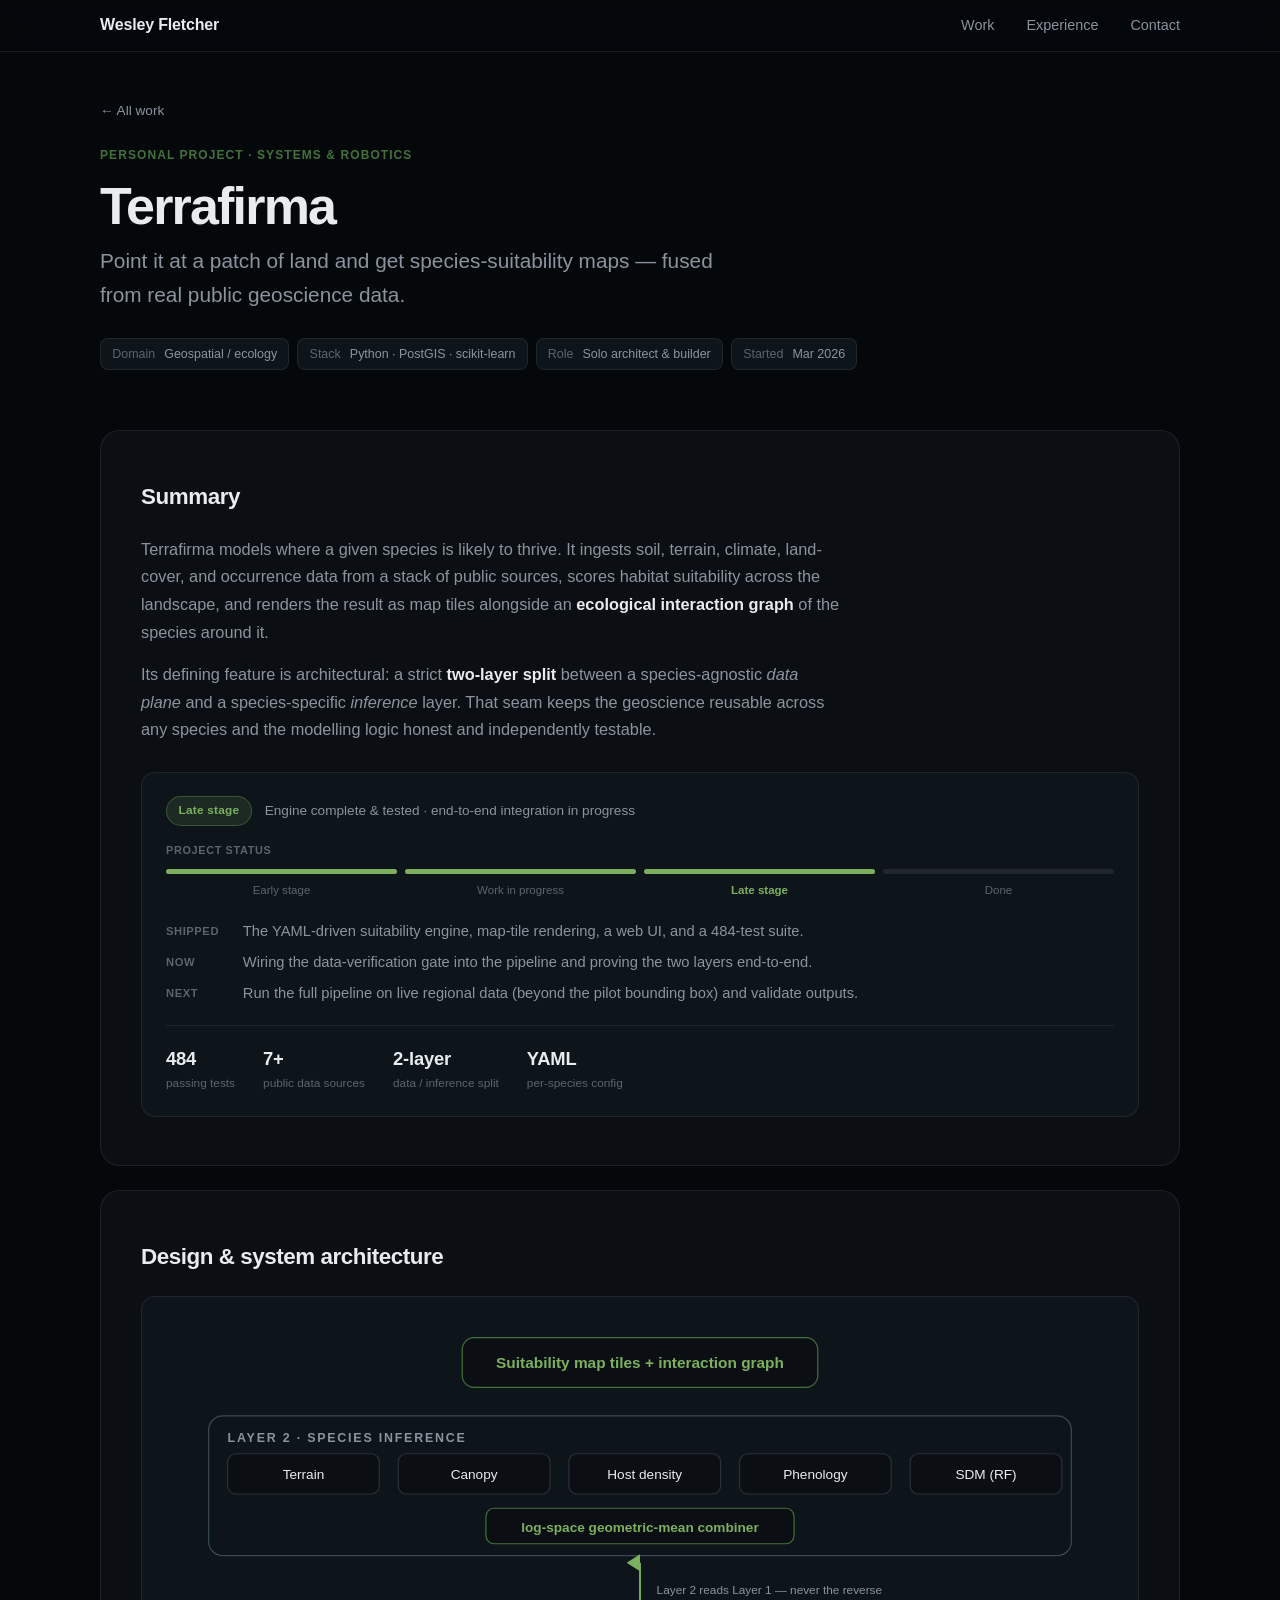
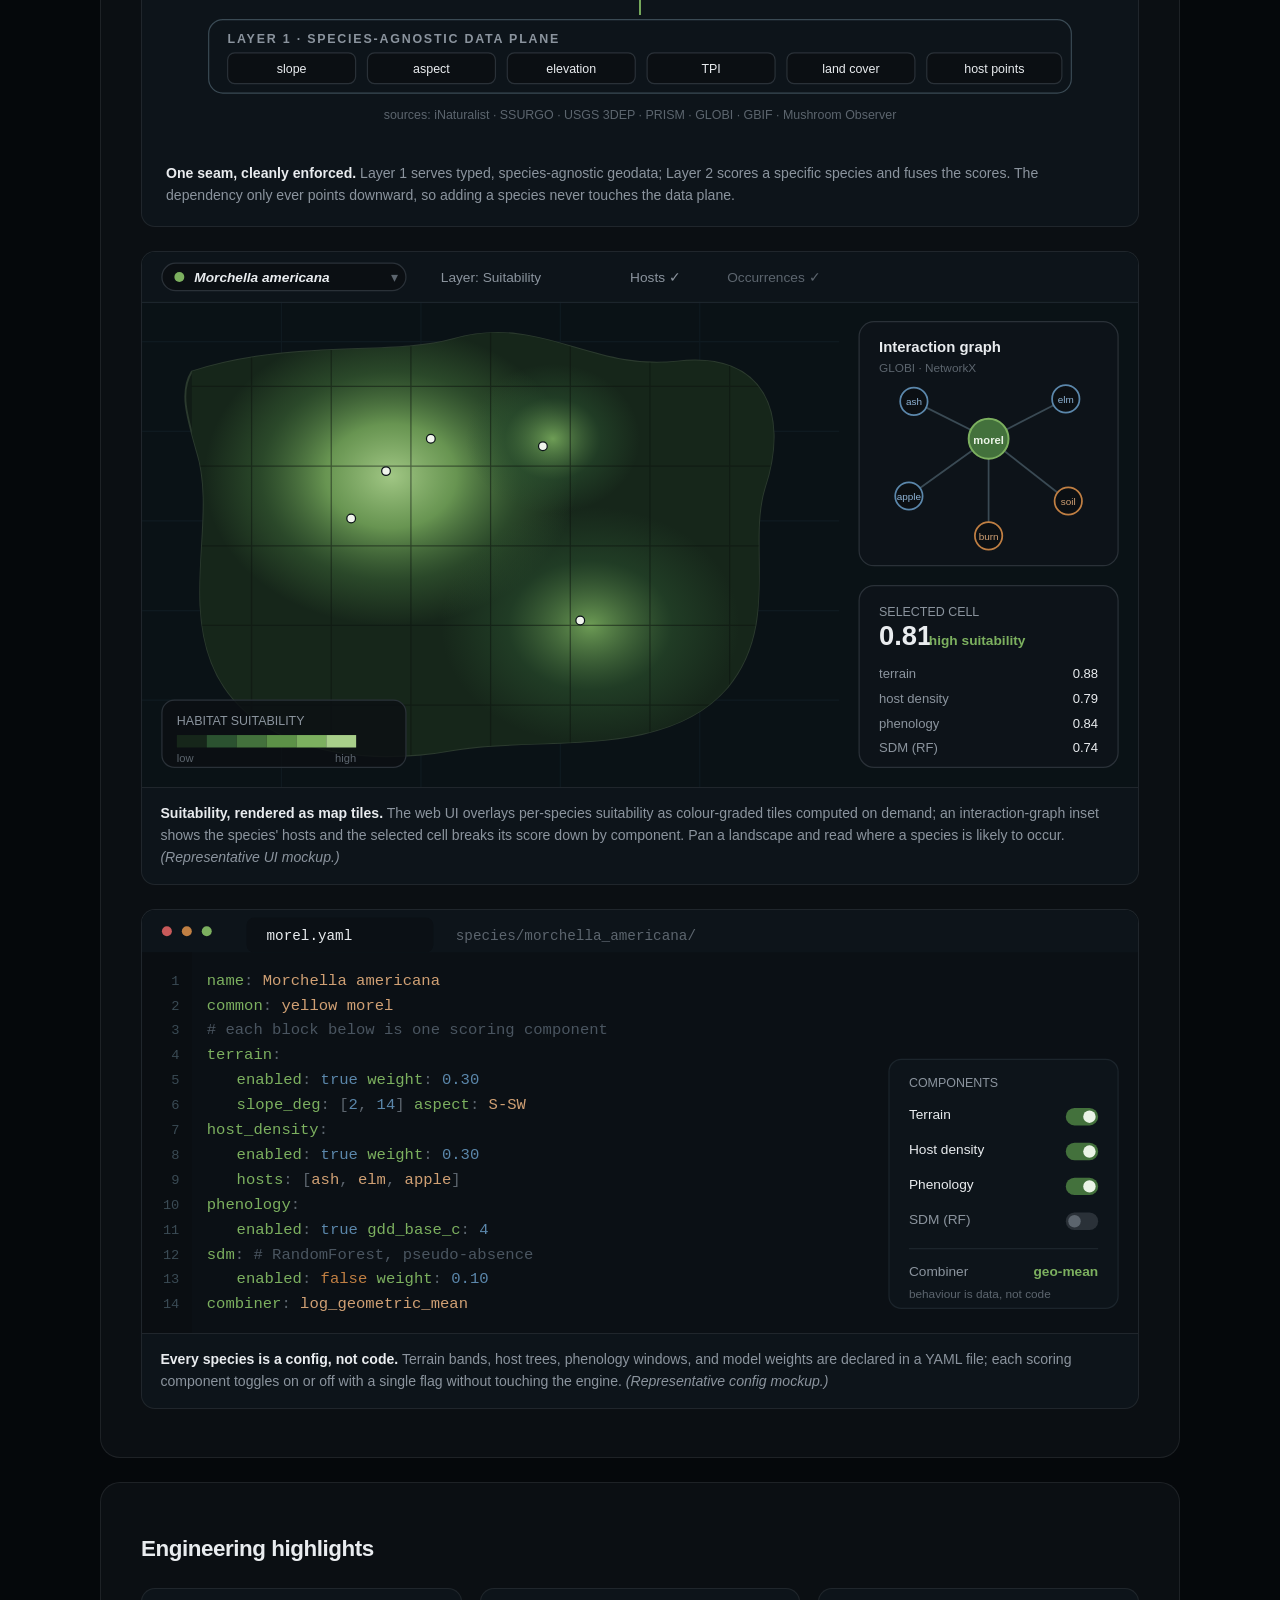
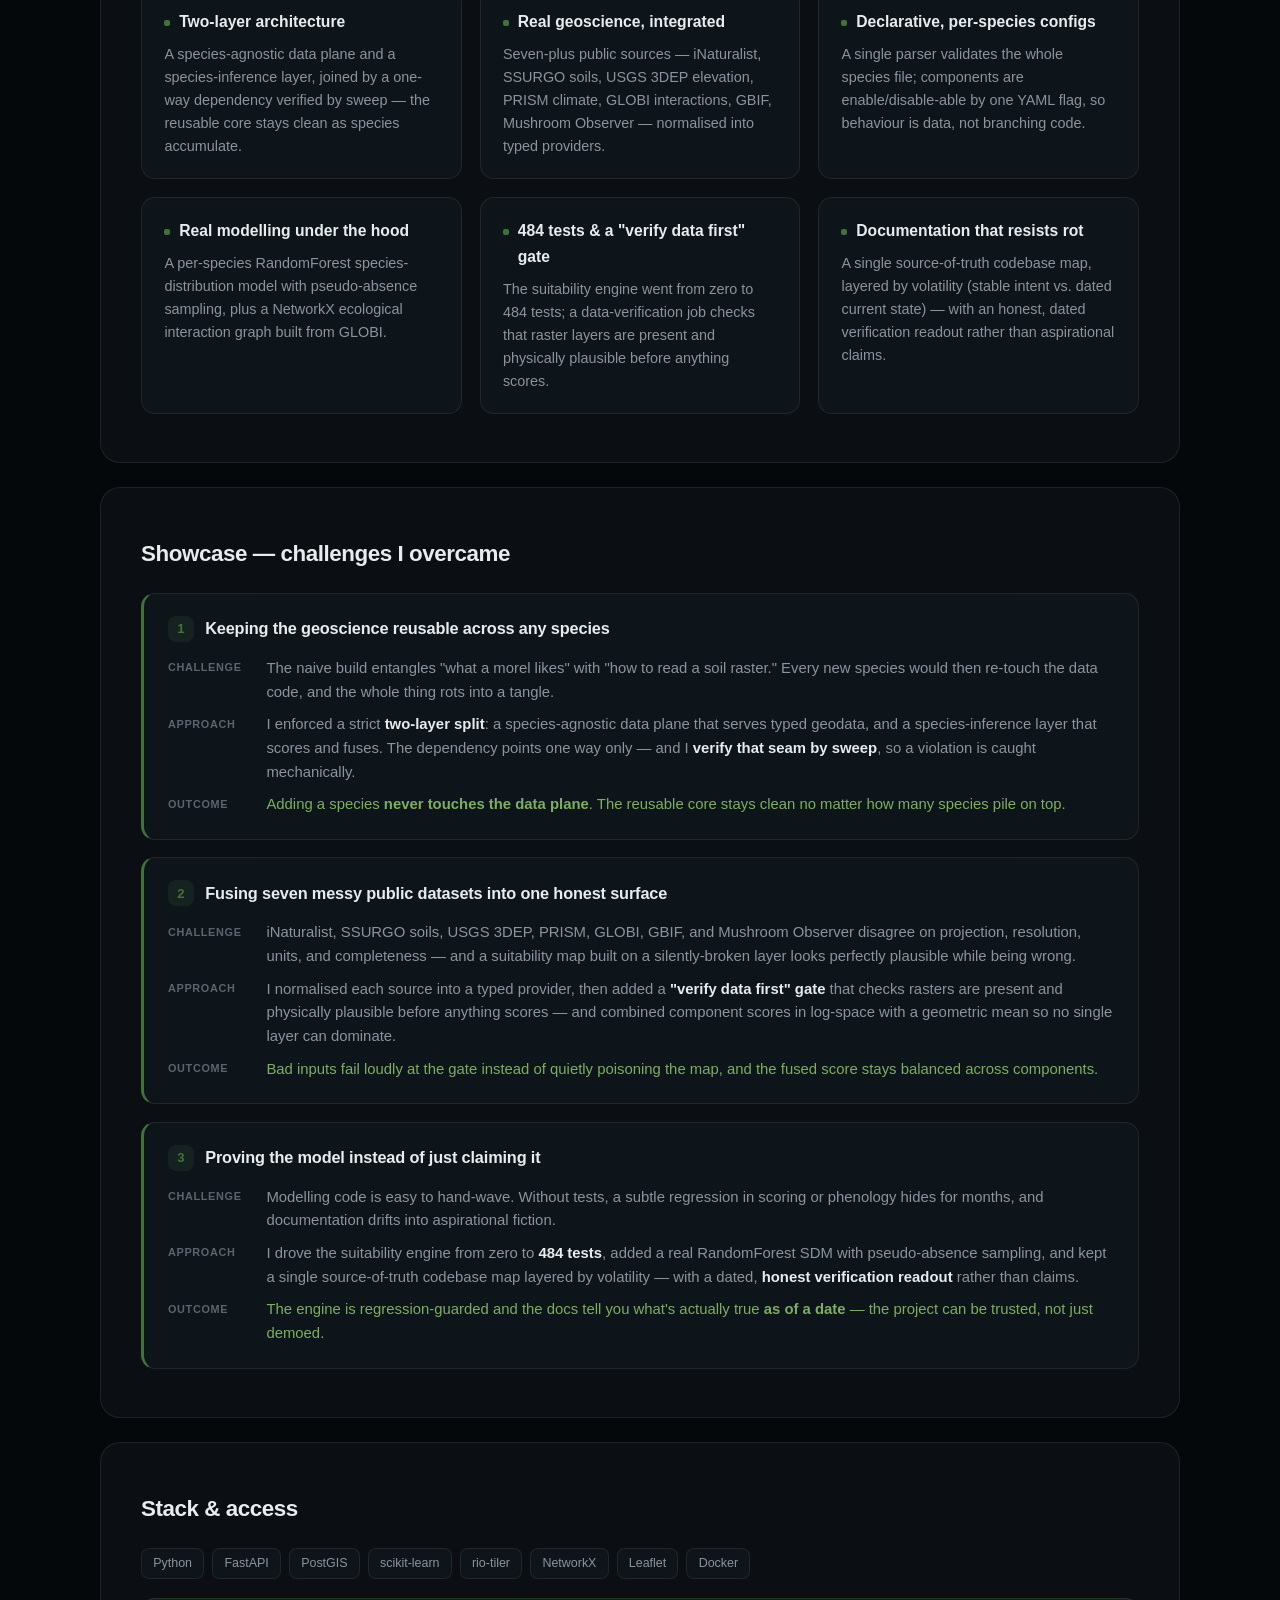
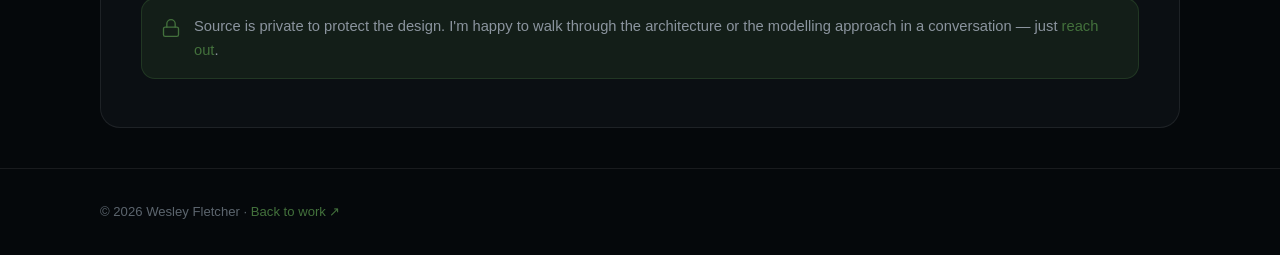
<file: public/projects/terrafirma.html>
<!DOCTYPE html>
<html lang="en">
<head>
  <meta charset="UTF-8" />
  <meta name="viewport" content="width=device-width, initial-scale=1.0" />
  <meta name="description" content="Terrafirma — a habitat-suitability platform that fuses public geospatial data into species suitability maps and ecological interaction graphs, built on a clean two-layer architecture." />
  <title>Terrafirma — Wesley Fletcher</title>
  <link rel="stylesheet" href="../style.css" />
  <link rel="stylesheet" href="../case.css" />
</head>
<body>

  <header class="nav-wrapper" id="nav">
    <nav class="nav container">
      <a href="../index.html#hero" class="nav-logo">Wesley Fletcher</a>
      <ul class="nav-links" id="nav-links">
        <li><a href="../index.html#projects">Work</a></li>
        <li><a href="../index.html#experience">Experience</a></li>
        <li><a href="../index.html#contact">Contact</a></li>
      </ul>
      <button class="nav-toggle" id="nav-toggle" aria-label="Open menu" aria-expanded="false" aria-controls="nav-links">
        <span></span><span></span><span></span>
      </button>
    </nav>
  </header>

  <main>

    <section class="cs-hero reveal">
      <div class="container">
        <a class="cs-back" href="../index.html#projects">&larr; All work</a>
        <p class="cs-eyebrow">Personal Project · Systems &amp; Robotics</p>
        <h1 class="cs-title">Terrafirma</h1>
        <p class="cs-tagline">Point it at a patch of land and get species-suitability maps — fused from real public geoscience data.</p>
        <div class="cs-meta">
          <span class="chip"><b>Domain</b> Geospatial / ecology</span>
          <span class="chip"><b>Stack</b> Python · PostGIS · scikit-learn</span>
          <span class="chip"><b>Role</b> Solo architect &amp; builder</span>
          <span class="chip"><b>Started</b> Mar 2026</span>
        </div>
      </div>
    </section>

    <section class="section">
      <div class="container">

        <!-- Summary -->
        <div class="section-card cs-block reveal">
          <h2 class="cs-h2">Summary</h2>
          <p class="cs-lede">
            Terrafirma models where a given species is likely to thrive. It ingests soil, terrain, climate,
            land-cover, and occurrence data from a stack of public sources, scores habitat suitability across
            the landscape, and renders the result as map tiles alongside an <b>ecological interaction graph</b>
            of the species around it.
          </p>
          <p class="cs-lede">
            Its defining feature is architectural: a strict <b>two-layer split</b> between a species-agnostic
            <em>data plane</em> and a species-specific <em>inference</em> layer. That seam keeps the geoscience
            reusable across any species and the modelling logic honest and independently testable.
          </p>

          <div class="status">
            <div class="status-top">
              <span class="status-badge status-badge--almost">Late stage</span>
              <span class="status-phase">Engine complete &amp; tested · end-to-end integration in progress</span>
            </div>
            <div class="stage stage--late">
              <div class="stage-label">Project status</div>
              <div class="stage-track">
                <div class="stage-step is-filled"><div class="stage-bar"></div><div class="stage-name">Early stage</div></div>
                <div class="stage-step is-filled"><div class="stage-bar"></div><div class="stage-name">Work in progress</div></div>
                <div class="stage-step is-filled is-current"><div class="stage-bar"></div><div class="stage-name">Late stage</div></div>
                <div class="stage-step"><div class="stage-bar"></div><div class="stage-name">Done</div></div>
              </div>
            </div>
            <div class="status-lines">
              <div class="status-line"><b>Shipped</b><span>The YAML-driven suitability engine, map-tile rendering, a web UI, and a 484-test suite.</span></div>
              <div class="status-line"><b>Now</b><span>Wiring the data-verification gate into the pipeline and proving the two layers end-to-end.</span></div>
              <div class="status-line"><b>Next</b><span>Run the full pipeline on live regional data (beyond the pilot bounding box) and validate outputs.</span></div>
            </div>
            <div class="stat-strip">
              <div class="stat"><b>484</b><span>passing tests</span></div>
              <div class="stat"><b>7+</b><span>public data sources</span></div>
              <div class="stat"><b>2-layer</b><span>data / inference split</span></div>
              <div class="stat"><b>YAML</b><span>per-species config</span></div>
            </div>
          </div>
        </div>

        <!-- Design & system architecture -->
        <div class="section-card cs-block reveal">
          <h2 class="cs-h2">Design &amp; system architecture</h2>
          <div class="figures">

            <!-- Two-layer architecture -->
            <figure class="diagram">
              <svg viewBox="0 0 800 360" role="img" aria-label="Terrafirma two-layer architecture: a species-agnostic data plane feeding a species-specific inference layer">
                <defs>
                  <marker id="atf" markerWidth="9" markerHeight="9" refX="4.5" refY="7" orient="auto">
                    <path d="M4.5 0 L9 7 L0 7 Z" fill="#7cb05f"/>
                  </marker>
                </defs>

                <!-- Output -->
                <rect x="250" y="14" width="300" height="42" rx="10" fill="#0b0f13" stroke="#43713c"/>
                <text x="400" y="40" text-anchor="middle" fill="#7cb05f" font-size="13" font-weight="600">Suitability map tiles + interaction graph</text>

                <!-- Layer 2 -->
                <rect x="36" y="80" width="728" height="118" rx="12" fill="#0d141a" stroke="#3a4a54"/>
                <text x="52" y="102" fill="#8b949e" font-size="10.5" font-weight="700" letter-spacing="1.5">LAYER 2 · SPECIES INFERENCE</text>
                <g font-size="11.5" fill="#e9ecef" text-anchor="middle">
                  <rect x="52"  y="112" width="128" height="34" rx="7" fill="#0b0f13" stroke="#2a3138"/><text x="116" y="133">Terrain</text>
                  <rect x="196" y="112" width="128" height="34" rx="7" fill="#0b0f13" stroke="#2a3138"/><text x="260" y="133">Canopy</text>
                  <rect x="340" y="112" width="128" height="34" rx="7" fill="#0b0f13" stroke="#2a3138"/><text x="404" y="133">Host density</text>
                  <rect x="484" y="112" width="128" height="34" rx="7" fill="#0b0f13" stroke="#2a3138"/><text x="548" y="133">Phenology</text>
                  <rect x="628" y="112" width="128" height="34" rx="7" fill="#0b0f13" stroke="#2a3138"/><text x="692" y="133">SDM (RF)</text>
                </g>
                <rect x="270" y="158" width="260" height="30" rx="7" fill="#0b0f13" stroke="#43713c"/>
                <text x="400" y="178" text-anchor="middle" fill="#7cb05f" font-size="11.5" font-weight="600">log-space geometric-mean combiner</text>

                <!-- one-way arrow -->
                <line x1="400" y1="248" x2="400" y2="204" stroke="#7cb05f" stroke-width="1.6" marker-end="url(#atf)"/>
                <text x="414" y="230" fill="#8b949e" font-size="10">Layer 2 reads Layer 1 &mdash; never the reverse</text>

                <!-- Layer 1 -->
                <rect x="36" y="252" width="728" height="62" rx="12" fill="#0d141a" stroke="#3a4a54"/>
                <text x="52" y="272" fill="#8b949e" font-size="10.5" font-weight="700" letter-spacing="1.5">LAYER 1 · SPECIES-AGNOSTIC DATA PLANE</text>
                <g font-size="10.5" fill="#e9ecef" text-anchor="middle">
                  <rect x="52"  y="280" width="108" height="26" rx="6" fill="#0b0f13" stroke="#2a3138"/><text x="106" y="297">slope</text>
                  <rect x="170" y="280" width="108" height="26" rx="6" fill="#0b0f13" stroke="#2a3138"/><text x="224" y="297">aspect</text>
                  <rect x="288" y="280" width="108" height="26" rx="6" fill="#0b0f13" stroke="#2a3138"/><text x="342" y="297">elevation</text>
                  <rect x="406" y="280" width="108" height="26" rx="6" fill="#0b0f13" stroke="#2a3138"/><text x="460" y="297">TPI</text>
                  <rect x="524" y="280" width="108" height="26" rx="6" fill="#0b0f13" stroke="#2a3138"/><text x="578" y="297">land cover</text>
                  <rect x="642" y="280" width="114" height="26" rx="6" fill="#0b0f13" stroke="#2a3138"/><text x="699" y="297">host points</text>
                </g>

                <!-- Sources -->
                <text x="400" y="336" text-anchor="middle" fill="#5c656e" font-size="10.5">
                  sources: iNaturalist · SSURGO · USGS 3DEP · PRISM · GLOBI · GBIF · Mushroom Observer
                </text>
              </svg>
              <figcaption>
                <b>One seam, cleanly enforced.</b> Layer 1 serves typed, species-agnostic geodata; Layer 2
                scores a specific species and fuses the scores. The dependency only ever points downward, so
                adding a species never touches the data plane.
              </figcaption>
            </figure>

            <!-- Suitability map UI mockup (product image) -->
            <figure class="shot">
              <svg viewBox="0 0 800 430" role="img" aria-label="Terrafirma web map with a species-suitability heatmap overlay, occurrence points, a legend, and an interaction-graph inset">
                <defs>
                  <clipPath id="tf-land"><path d="M40 96 C120 70 200 84 250 70 C320 50 360 96 430 88 C500 80 520 130 500 190 C486 236 512 300 470 350 C420 408 320 388 250 400 C160 416 80 392 56 330 C34 274 60 210 44 160 C36 132 30 112 40 96 Z"/></clipPath>
                  <radialGradient id="tf-hot1" cx="50%" cy="50%" r="50%">
                    <stop offset="0%" stop-color="#a8cf8a" stop-opacity=".95"/>
                    <stop offset="35%" stop-color="#7cb05f" stop-opacity=".8"/>
                    <stop offset="70%" stop-color="#43713c" stop-opacity=".45"/>
                    <stop offset="100%" stop-color="#43713c" stop-opacity="0"/>
                  </radialGradient>
                  <radialGradient id="tf-hot2" cx="50%" cy="50%" r="50%">
                    <stop offset="0%" stop-color="#7cb05f" stop-opacity=".85"/>
                    <stop offset="55%" stop-color="#2b5230" stop-opacity=".5"/>
                    <stop offset="100%" stop-color="#2b5230" stop-opacity="0"/>
                  </radialGradient>
                </defs>

                <!-- map viewport -->
                <rect width="800" height="430" fill="#0a1216"/>
                <!-- ocean grid -->
                <g stroke="#0f1a20" stroke-width="1">
                  <line x1="0" y1="72" x2="560" y2="72"/><line x1="0" y1="144" x2="560" y2="144"/>
                  <line x1="0" y1="216" x2="560" y2="216"/><line x1="0" y1="288" x2="560" y2="288"/>
                  <line x1="0" y1="360" x2="560" y2="360"/>
                  <line x1="112" y1="0" x2="112" y2="430"/><line x1="224" y1="0" x2="224" y2="430"/>
                  <line x1="336" y1="0" x2="336" y2="430"/><line x1="448" y1="0" x2="448" y2="430"/>
                </g>

                <!-- landmass -->
                <path d="M40 96 C120 70 200 84 250 70 C320 50 360 96 430 88 C500 80 520 130 500 190 C486 236 512 300 470 350 C420 408 320 388 250 400 C160 416 80 392 56 330 C34 274 60 210 44 160 C36 132 30 112 40 96 Z"
                      fill="#111c16" stroke="#2b3a2e" stroke-width="1.5"/>

                <!-- suitability heatmap (clipped to land) -->
                <g clip-path="url(#tf-land)">
                  <rect x="40" y="60" width="480" height="360" fill="#16261a"/>
                  <ellipse cx="200" cy="180" rx="150" ry="120" fill="url(#tf-hot1)"/>
                  <ellipse cx="360" cy="300" rx="120" ry="95" fill="url(#tf-hot2)"/>
                  <ellipse cx="330" cy="150" rx="70" ry="60" fill="url(#tf-hot2)"/>
                  <!-- tile grid to convey rendered map tiles -->
                  <g stroke="#0c130f" stroke-width="1" opacity=".5">
                    <line x1="88" y1="60" x2="88" y2="420"/><line x1="152" y1="60" x2="152" y2="420"/>
                    <line x1="216" y1="60" x2="216" y2="420"/><line x1="280" y1="60" x2="280" y2="420"/>
                    <line x1="344" y1="60" x2="344" y2="420"/><line x1="408" y1="60" x2="408" y2="420"/>
                    <line x1="472" y1="60" x2="472" y2="420"/>
                    <line x1="40" y1="108" x2="520" y2="108"/><line x1="40" y1="172" x2="520" y2="172"/>
                    <line x1="40" y1="236" x2="520" y2="236"/><line x1="40" y1="300" x2="520" y2="300"/>
                    <line x1="40" y1="364" x2="520" y2="364"/>
                  </g>
                </g>

                <!-- occurrence points -->
                <g>
                  <circle cx="196" cy="176" r="3.5" fill="#f0f4ec" stroke="#0a1216" stroke-width="1"/>
                  <circle cx="232" cy="150" r="3.5" fill="#f0f4ec" stroke="#0a1216" stroke-width="1"/>
                  <circle cx="168" cy="214" r="3.5" fill="#f0f4ec" stroke="#0a1216" stroke-width="1"/>
                  <circle cx="352" cy="296" r="3.5" fill="#f0f4ec" stroke="#0a1216" stroke-width="1"/>
                  <circle cx="322" cy="156" r="3.5" fill="#f0f4ec" stroke="#0a1216" stroke-width="1"/>
                </g>

                <!-- top toolbar -->
                <rect x="0" y="0" width="800" height="40" fill="#0d141a"/>
                <rect x="0" y="40" width="800" height="1" fill="#1c252c"/>
                <rect x="16" y="9" width="196" height="22" rx="11" fill="#0b0f13" stroke="#2a3138"/>
                <circle cx="30" cy="20" r="4" fill="#7cb05f"/>
                <text x="42" y="24" fill="#e9ecef" font-size="11" font-weight="600" font-family="sans-serif" font-style="italic">Morchella americana</text>
                <text x="200" y="24" fill="#5c656e" font-size="11" font-family="sans-serif">▾</text>
                <text x="240" y="24" fill="#8b949e" font-size="11" font-family="sans-serif">Layer: Suitability</text>
                <text x="392" y="24" fill="#8b949e" font-size="11" font-family="sans-serif">Hosts ✓</text>
                <text x="470" y="24" fill="#5c656e" font-size="11" font-family="sans-serif">Occurrences ✓</text>

                <!-- legend -->
                <rect x="16" y="360" width="196" height="54" rx="10" fill="rgba(11,15,19,.82)" stroke="#2a3138"/>
                <text x="28" y="380" fill="#8b949e" font-size="10" font-family="sans-serif">HABITAT SUITABILITY</text>
                <g>
                  <rect x="28" y="388" width="24" height="10" fill="#16261a"/>
                  <rect x="52" y="388" width="24" height="10" fill="#2b5230"/>
                  <rect x="76" y="388" width="24" height="10" fill="#43713c"/>
                  <rect x="100" y="388" width="24" height="10" fill="#5c9147"/>
                  <rect x="124" y="388" width="24" height="10" fill="#7cb05f"/>
                  <rect x="148" y="388" width="24" height="10" fill="#a8cf8a"/>
                </g>
                <text x="28" y="410" fill="#5c656e" font-size="9" font-family="sans-serif">low</text>
                <text x="172" y="410" text-anchor="end" fill="#5c656e" font-size="9" font-family="sans-serif">high</text>

                <!-- interaction-graph inset (right) -->
                <g font-family="sans-serif">
                  <rect x="576" y="56" width="208" height="196" rx="12" fill="rgba(13,20,26,.94)" stroke="#2a3138"/>
                  <text x="592" y="80" fill="#e9ecef" font-size="12" font-weight="700">Interaction graph</text>
                  <text x="592" y="96" fill="#5c656e" font-size="9.5">GLOBI · NetworkX</text>
                  <!-- edges -->
                  <g stroke="#3a4a54" stroke-width="1.4">
                    <line x1="680" y1="150" x2="620" y2="120"/><line x1="680" y1="150" x2="742" y2="118"/>
                    <line x1="680" y1="150" x2="616" y2="196"/><line x1="680" y1="150" x2="744" y2="200"/>
                    <line x1="680" y1="150" x2="680" y2="228"/>
                  </g>
                  <!-- nodes -->
                  <circle cx="680" cy="150" r="16" fill="#43713c" stroke="#7cb05f" stroke-width="1.6"/>
                  <text x="680" y="154" text-anchor="middle" fill="#eaf3e6" font-size="9" font-weight="600">morel</text>
                  <circle cx="620" cy="120" r="11" fill="#0b0f13" stroke="#5b87ab" stroke-width="1.4"/><text x="620" y="123" text-anchor="middle" fill="#8fb4d6" font-size="8">ash</text>
                  <circle cx="742" cy="118" r="11" fill="#0b0f13" stroke="#5b87ab" stroke-width="1.4"/><text x="742" y="121" text-anchor="middle" fill="#8fb4d6" font-size="8">elm</text>
                  <circle cx="616" cy="196" r="11" fill="#0b0f13" stroke="#5b87ab" stroke-width="1.4"/><text x="616" y="199" text-anchor="middle" fill="#8fb4d6" font-size="8">apple</text>
                  <circle cx="744" cy="200" r="11" fill="#0b0f13" stroke="#c07f43" stroke-width="1.4"/><text x="744" y="203" text-anchor="middle" fill="#d0a074" font-size="8">soil</text>
                  <circle cx="680" cy="228" r="11" fill="#0b0f13" stroke="#c07f43" stroke-width="1.4"/><text x="680" y="231" text-anchor="middle" fill="#d0a074" font-size="8">burn</text>
                </g>

                <!-- suitability readout -->
                <g font-family="sans-serif">
                  <rect x="576" y="268" width="208" height="146" rx="12" fill="rgba(13,20,26,.94)" stroke="#2a3138"/>
                  <text x="592" y="292" fill="#8b949e" font-size="10">SELECTED CELL</text>
                  <text x="592" y="316" fill="#e9ecef" font-size="22" font-weight="700">0.81</text>
                  <text x="632" y="316" fill="#7cb05f" font-size="11" font-weight="600">high suitability</text>
                  <g font-size="10.5">
                    <text x="592" y="342" fill="#8b949e">terrain</text><text x="768" y="342" text-anchor="end" fill="#e9ecef">0.88</text>
                    <text x="592" y="362" fill="#8b949e">host density</text><text x="768" y="362" text-anchor="end" fill="#e9ecef">0.79</text>
                    <text x="592" y="382" fill="#8b949e">phenology</text><text x="768" y="382" text-anchor="end" fill="#e9ecef">0.84</text>
                    <text x="592" y="402" fill="#8b949e">SDM (RF)</text><text x="768" y="402" text-anchor="end" fill="#e9ecef">0.74</text>
                  </g>
                </g>
              </svg>
              <figcaption>
                <b>Suitability, rendered as map tiles.</b> The web UI overlays per-species suitability as
                colour-graded tiles computed on demand; an interaction-graph inset shows the species' hosts and
                the selected cell breaks its score down by component. Pan a landscape and read where a species
                is likely to occur. <em>(Representative UI mockup.)</em>
              </figcaption>
            </figure>

            <!-- Config mockup (product image) -->
            <figure class="shot">
              <svg viewBox="0 0 800 340" role="img" aria-label="A per-species suitability configuration expressed as a YAML file, with each scoring component toggled by a flag">
                <rect width="800" height="340" fill="#0b1015"/>
                <!-- editor chrome -->
                <rect x="0" y="0" width="800" height="34" fill="#0d141a"/>
                <circle cx="20" cy="17" r="4" fill="#c85a5a"/><circle cx="36" cy="17" r="4" fill="#c07f43"/><circle cx="52" cy="17" r="4" fill="#7cb05f"/>
                <rect x="84" y="6" width="150" height="28" rx="6" fill="#0b1015"/>
                <text x="100" y="24" fill="#e9ecef" font-size="11.5" font-family="monospace">morel.yaml</text>
                <text x="252" y="24" fill="#5c656e" font-size="11.5" font-family="monospace">species/morchella_americana/</text>

                <!-- gutter -->
                <rect x="0" y="34" width="40" height="306" fill="#0a0e12"/>
                <g fill="#3a4a54" font-size="11" font-family="monospace" text-anchor="end">
                  <text x="30" y="60">1</text><text x="30" y="80">2</text><text x="30" y="100">3</text><text x="30" y="120">4</text>
                  <text x="30" y="140">5</text><text x="30" y="160">6</text><text x="30" y="180">7</text><text x="30" y="200">8</text>
                  <text x="30" y="220">9</text><text x="30" y="240">10</text><text x="30" y="260">11</text><text x="30" y="280">12</text>
                  <text x="30" y="300">13</text><text x="30" y="320">14</text>
                </g>

                <!-- code -->
                <g font-family="monospace" font-size="12.5">
                  <text x="52" y="60"><tspan fill="#7cb05f">name</tspan><tspan fill="#5c656e">:</tspan> <tspan fill="#d0a074">Morchella americana</tspan></text>
                  <text x="52" y="80"><tspan fill="#7cb05f">common</tspan><tspan fill="#5c656e">:</tspan> <tspan fill="#d0a074">yellow morel</tspan></text>
                  <text x="52" y="100" fill="#4a5560"># each block below is one scoring component</text>
                  <text x="52" y="120"><tspan fill="#7cb05f">terrain</tspan><tspan fill="#5c656e">:</tspan></text>
                  <text x="76" y="140"><tspan fill="#7cb05f">enabled</tspan><tspan fill="#5c656e">:</tspan> <tspan fill="#5b87ab">true</tspan><tspan fill="#5c656e">      </tspan><tspan fill="#7cb05f">weight</tspan><tspan fill="#5c656e">:</tspan> <tspan fill="#5b87ab">0.30</tspan></text>
                  <text x="76" y="160"><tspan fill="#7cb05f">slope_deg</tspan><tspan fill="#5c656e">: [</tspan><tspan fill="#5b87ab">2</tspan><tspan fill="#5c656e">, </tspan><tspan fill="#5b87ab">14</tspan><tspan fill="#5c656e">]   </tspan><tspan fill="#7cb05f">aspect</tspan><tspan fill="#5c656e">:</tspan> <tspan fill="#d0a074">S-SW</tspan></text>
                  <text x="52" y="180"><tspan fill="#7cb05f">host_density</tspan><tspan fill="#5c656e">:</tspan></text>
                  <text x="76" y="200"><tspan fill="#7cb05f">enabled</tspan><tspan fill="#5c656e">:</tspan> <tspan fill="#5b87ab">true</tspan><tspan fill="#5c656e">      </tspan><tspan fill="#7cb05f">weight</tspan><tspan fill="#5c656e">:</tspan> <tspan fill="#5b87ab">0.30</tspan></text>
                  <text x="76" y="220"><tspan fill="#7cb05f">hosts</tspan><tspan fill="#5c656e">: [</tspan><tspan fill="#d0a074">ash</tspan><tspan fill="#5c656e">, </tspan><tspan fill="#d0a074">elm</tspan><tspan fill="#5c656e">, </tspan><tspan fill="#d0a074">apple</tspan><tspan fill="#5c656e">]</tspan></text>
                  <text x="52" y="240"><tspan fill="#7cb05f">phenology</tspan><tspan fill="#5c656e">:</tspan></text>
                  <text x="76" y="260"><tspan fill="#7cb05f">enabled</tspan><tspan fill="#5c656e">:</tspan> <tspan fill="#5b87ab">true</tspan><tspan fill="#5c656e">      </tspan><tspan fill="#7cb05f">gdd_base_c</tspan><tspan fill="#5c656e">:</tspan> <tspan fill="#5b87ab">4</tspan></text>
                  <text x="52" y="280"><tspan fill="#7cb05f">sdm</tspan><tspan fill="#5c656e">:</tspan>            <tspan fill="#4a5560"># RandomForest, pseudo-absence</tspan></text>
                  <text x="76" y="300"><tspan fill="#7cb05f">enabled</tspan><tspan fill="#5c656e">:</tspan> <tspan fill="#c07f43">false</tspan><tspan fill="#5c656e">     </tspan><tspan fill="#7cb05f">weight</tspan><tspan fill="#5c656e">:</tspan> <tspan fill="#5b87ab">0.10</tspan></text>
                  <text x="52" y="320"><tspan fill="#7cb05f">combiner</tspan><tspan fill="#5c656e">:</tspan> <tspan fill="#d0a074">log_geometric_mean</tspan></text>
                </g>

                <!-- component toggle rail (right) -->
                <rect x="600" y="120" width="184" height="200" rx="10" fill="#0d141a" stroke="#1c252c"/>
                <text x="616" y="142" fill="#8b949e" font-size="10" font-family="sans-serif">COMPONENTS</text>
                <g font-family="sans-serif" font-size="11">
                  <text x="616" y="168" fill="#e9ecef">Terrain</text>
                  <rect x="742" y="159" width="26" height="14" rx="7" fill="#43713c"/><circle cx="761" cy="166" r="5" fill="#eaf3e6"/>
                  <text x="616" y="196" fill="#e9ecef">Host density</text>
                  <rect x="742" y="187" width="26" height="14" rx="7" fill="#43713c"/><circle cx="761" cy="194" r="5" fill="#eaf3e6"/>
                  <text x="616" y="224" fill="#e9ecef">Phenology</text>
                  <rect x="742" y="215" width="26" height="14" rx="7" fill="#43713c"/><circle cx="761" cy="222" r="5" fill="#eaf3e6"/>
                  <text x="616" y="252" fill="#8b949e">SDM (RF)</text>
                  <rect x="742" y="243" width="26" height="14" rx="7" fill="#2a3138"/><circle cx="749" cy="250" r="5" fill="#5c656e"/>
                  <line x1="616" y1="272" x2="768" y2="272" stroke="#1c252c"/>
                  <text x="616" y="294" fill="#8b949e">Combiner</text>
                  <text x="768" y="294" text-anchor="end" fill="#7cb05f" font-weight="600">geo-mean</text>
                  <text x="616" y="312" fill="#5c656e" font-size="9.5">behaviour is data, not code</text>
                </g>
              </svg>
              <figcaption>
                <b>Every species is a config, not code.</b> Terrain bands, host trees, phenology windows, and
                model weights are declared in a YAML file; each scoring component toggles on or off with a
                single flag without touching the engine. <em>(Representative config mockup.)</em>
              </figcaption>
            </figure>

          </div>
        </div>

        <!-- Engineering highlights -->
        <div class="section-card cs-block reveal">
          <h2 class="cs-h2">Engineering highlights</h2>
          <div class="highlights">
            <div class="highlight">
              <h4>Two-layer architecture</h4>
              <p>A species-agnostic data plane and a species-inference layer, joined by a one-way dependency
                 verified by sweep — the reusable core stays clean as species accumulate.</p>
            </div>
            <div class="highlight">
              <h4>Real geoscience, integrated</h4>
              <p>Seven-plus public sources — iNaturalist, SSURGO soils, USGS 3DEP elevation, PRISM climate,
                 GLOBI interactions, GBIF, Mushroom Observer — normalised into typed providers.</p>
            </div>
            <div class="highlight">
              <h4>Declarative, per-species configs</h4>
              <p>A single parser validates the whole species file; components are enable/disable-able by one
                 YAML flag, so behaviour is data, not branching code.</p>
            </div>
            <div class="highlight">
              <h4>Real modelling under the hood</h4>
              <p>A per-species RandomForest species-distribution model with pseudo-absence sampling, plus a
                 NetworkX ecological interaction graph built from GLOBI.</p>
            </div>
            <div class="highlight">
              <h4>484 tests &amp; a "verify data first" gate</h4>
              <p>The suitability engine went from zero to 484 tests; a data-verification job checks that raster
                 layers are present and physically plausible before anything scores.</p>
            </div>
            <div class="highlight">
              <h4>Documentation that resists rot</h4>
              <p>A single source-of-truth codebase map, layered by volatility (stable intent vs. dated current
                 state) — with an honest, dated verification readout rather than aspirational claims.</p>
            </div>
          </div>
        </div>

        <!-- Showcase: challenges overcome -->
        <div class="section-card cs-block reveal">
          <h2 class="cs-h2">Showcase — challenges I overcame</h2>
          <div class="showcase">

            <div class="challenge">
              <div class="challenge-head">
                <span class="challenge-num">1</span>
                <h4>Keeping the geoscience reusable across any species</h4>
              </div>
              <dl>
                <div class="challenge-row"><dt>Challenge</dt><dd>The naive build entangles "what a morel likes" with "how to read a soil raster." Every new species would then re-touch the data code, and the whole thing rots into a tangle.</dd></div>
                <div class="challenge-row"><dt>Approach</dt><dd>I enforced a strict <b>two-layer split</b>: a species-agnostic data plane that serves typed geodata, and a species-inference layer that scores and fuses. The dependency points one way only — and I <b>verify that seam by sweep</b>, so a violation is caught mechanically.</dd></div>
                <div class="challenge-row challenge-row--win"><dt>Outcome</dt><dd>Adding a species <b>never touches the data plane</b>. The reusable core stays clean no matter how many species pile on top.</dd></div>
              </dl>
            </div>

            <div class="challenge">
              <div class="challenge-head">
                <span class="challenge-num">2</span>
                <h4>Fusing seven messy public datasets into one honest surface</h4>
              </div>
              <dl>
                <div class="challenge-row"><dt>Challenge</dt><dd>iNaturalist, SSURGO soils, USGS 3DEP, PRISM, GLOBI, GBIF, and Mushroom Observer disagree on projection, resolution, units, and completeness — and a suitability map built on a silently-broken layer looks perfectly plausible while being wrong.</dd></div>
                <div class="challenge-row"><dt>Approach</dt><dd>I normalised each source into a typed provider, then added a <b>"verify data first" gate</b> that checks rasters are present and physically plausible before anything scores — and combined component scores in log-space with a geometric mean so no single layer can dominate.</dd></div>
                <div class="challenge-row challenge-row--win"><dt>Outcome</dt><dd>Bad inputs fail loudly at the gate instead of quietly poisoning the map, and the fused score stays balanced across components.</dd></div>
              </dl>
            </div>

            <div class="challenge">
              <div class="challenge-head">
                <span class="challenge-num">3</span>
                <h4>Proving the model instead of just claiming it</h4>
              </div>
              <dl>
                <div class="challenge-row"><dt>Challenge</dt><dd>Modelling code is easy to hand-wave. Without tests, a subtle regression in scoring or phenology hides for months, and documentation drifts into aspirational fiction.</dd></div>
                <div class="challenge-row"><dt>Approach</dt><dd>I drove the suitability engine from zero to <b>484 tests</b>, added a real RandomForest SDM with pseudo-absence sampling, and kept a single source-of-truth codebase map layered by volatility — with a dated, <b>honest verification readout</b> rather than claims.</dd></div>
                <div class="challenge-row challenge-row--win"><dt>Outcome</dt><dd>The engine is regression-guarded and the docs tell you what's actually true <b>as of a date</b> — the project can be trusted, not just demoed.</dd></div>
              </dl>
            </div>

          </div>
        </div>

        <!-- Stack & access -->
        <div class="section-card cs-block reveal">
          <h2 class="cs-h2">Stack &amp; access</h2>
          <div class="cs-meta" style="margin-bottom:1.2rem">
            <span class="chip">Python</span>
            <span class="chip">FastAPI</span>
            <span class="chip">PostGIS</span>
            <span class="chip">scikit-learn</span>
            <span class="chip">rio-tiler</span>
            <span class="chip">NetworkX</span>
            <span class="chip">Leaflet</span>
            <span class="chip">Docker</span>
          </div>
          <div class="cs-note">
            <svg width="20" height="20" viewBox="0 0 24 24" fill="none" stroke="currentColor" stroke-width="1.6" stroke-linecap="round" stroke-linejoin="round"><rect x="3" y="11" width="18" height="11" rx="2"/><path d="M7 11V7a5 5 0 0 1 10 0v4"/></svg>
            <span>Source is private to protect the design. I'm happy to walk through the architecture or the
              modelling approach in a conversation &mdash; just <a href="../index.html#contact">reach out</a>.</span>
          </div>
        </div>

      </div>
    </section>

  </main>

  <footer class="footer">
    <div class="container">
      <p>&copy; <span id="year"></span> Wesley Fletcher · <a href="../index.html#projects">Back to work &#8599;</a></p>
    </div>
  </footer>

  <script src="../script.js"></script>
</body>
</html>
</file>
<file: style.css>
/* ═══════════════════════════════════════════════════════════════
   Portfolio — Apple HIG, dark palette, forest green accent
═══════════════════════════════════════════════════════════════ */

/* ── Tokens ──────────────────────────────────────────────────── */
:root {
  /* Apple dark-mode surfaces */
  --bg:        #000000;
  --bg-raised: #1c1c1e;
  --bg-card:   #2c2c2e;
  --text:      #ffffff;
  --text-2:    #98989e;
  --text-3:    #636366;
  --border:    rgba(255, 255, 255, 0.08);

  /* Forest green accent — #3A7D44 clears 4.7:1 contrast on --bg */
  --accent:       #3A7D44;
  --accent-hover: #2E6B38;
  --accent-tint:  rgba(58, 125, 68, 0.14);

  /* Typography — native system stack; SF Pro on Apple devices */
  --font: -apple-system, BlinkMacSystemFont, 'Helvetica Neue', Arial, sans-serif;

  /* Shape & spacing */
  --radius:    14px;
  --radius-lg: 20px;
  --nav-h:     52px;
  --pad:       120px;
  --max-w:     1080px;

  /* Apple standard spring ease-out */
  --ease: cubic-bezier(0.16, 1, 0.3, 1);
}

/* ── Reset ───────────────────────────────────────────────────── */
*, *::before, *::after {
  box-sizing: border-box;
  margin: 0;
  padding: 0;
}

html {
  scroll-behavior: smooth;
  scroll-padding-top: var(--nav-h);
}

body {
  background: var(--bg);
  color: var(--text);
  font-family: var(--font);
  font-size: 17px;
  line-height: 1.65;
  -webkit-font-smoothing: antialiased;
  -moz-osx-font-smoothing: grayscale;
}

img { display: block; max-width: 100%; }
a   { color: var(--accent); text-decoration: none; }
ul, ol { list-style: none; }

@media (prefers-reduced-motion: reduce) {
  *, *::before, *::after {
    animation-duration: 0.01ms !important;
    transition-duration: 0.01ms !important;
  }
}

/* ── Layout ──────────────────────────────────────────────────── */
.container {
  width: min(90%, var(--max-w));
  margin-inline: auto;
}

.section {
  padding-block: 2.5rem;
}

.section-heading {
  font-size: clamp(1.75rem, 3.5vw, 2.5rem);
  font-weight: 700;
  letter-spacing: -0.025em;
  margin-bottom: 3rem;
}

/* ── Buttons ─────────────────────────────────────────────────── */
.btn {
  display: inline-flex;
  align-items: center;
  gap: .4rem;
  padding: .7rem 1.6rem;
  border-radius: 980px;
  font-family: var(--font);
  font-size: .95rem;
  font-weight: 500;
  cursor: pointer;
  border: none;
  transition: background .25s var(--ease), opacity .25s var(--ease);
}

.btn-primary {
  background: var(--accent);
  color: #fff;
}
.btn-primary:hover  { background: var(--accent-hover); color: #fff; }
.btn-primary:active { opacity: .8; }

.btn-secondary {
  background: var(--accent-tint);
  color: var(--accent);
}
.btn-secondary:hover  { background: rgba(58, 125, 68, 0.24); color: var(--accent); }
.btn-secondary:active { opacity: .8; }

.btn-lg { padding: .85rem 2rem; font-size: 1.05rem; }

/* ── Navigation ─────────────────────────────────────────────── */
.nav-wrapper {
  position: fixed;
  inset: 0 0 auto 0;
  z-index: 100;
  height: var(--nav-h);
  background: rgba(0, 0, 0, 0.72);
  backdrop-filter: saturate(180%) blur(20px);
  -webkit-backdrop-filter: saturate(180%) blur(20px);
  border-bottom: 1px solid var(--border);
}

.nav {
  height: 100%;
  display: flex;
  align-items: center;
  justify-content: space-between;
}

.nav-logo {
  font-size: 1rem;
  font-weight: 600;
  color: var(--text);
  letter-spacing: -0.01em;
}
.nav-logo:hover { color: var(--text-2); }

.nav-links {
  display: flex;
  align-items: center;
  gap: 2rem;
}

.nav-links a {
  font-size: .9rem;
  font-weight: 400;
  color: var(--text-2);
  transition: color .2s;
}
.nav-links a:hover,
.nav-links a.active { color: var(--text); }

.nav-toggle {
  display: none;
  flex-direction: column;
  gap: 5px;
  background: none;
  border: none;
  cursor: pointer;
  padding: .3rem;
}
.nav-toggle span {
  display: block;
  width: 22px;
  height: 1.5px;
  background: var(--text);
  border-radius: 2px;
  transition: all .3s var(--ease);
}

/* ── Hero ────────────────────────────────────────────────────── */
.hero {
  padding-top: calc(var(--nav-h) + 2.5rem);
  padding-bottom: 2.5rem;
}

/* Single centered column */
.hero-content {
  display: flex;
  flex-direction: column;
  align-items: center;
  text-align: center;
}

/* Profile photo — circular */
.hero-photo {
  width: 200px;
  height: 200px;
  border-radius: 50%;
  overflow: hidden;
  margin-bottom: 2rem;
  flex-shrink: 0;
  /* Subtle ring to lift photo off dark bg */
  box-shadow: 0 0 0 1px var(--border);
}

.hero-photo img {
  width: 100%;
  height: 100%;
  object-fit: cover;
  display: block;
}

.hero-name {
  font-size: clamp(2.25rem, 5vw, 3.75rem);
  font-weight: 700;
  letter-spacing: -0.04em;
  line-height: 1.05;
  color: var(--text);
  margin-bottom: .5rem;
}

.hero-tagline {
  font-size: clamp(.95rem, 2vw, 1.15rem);
  font-weight: 400;
  color: var(--text-2);
  margin-bottom: 1.75rem;
}

.hero-card {
  background: var(--bg-raised);
  border: 1px solid var(--border);
  border-radius: var(--radius-lg);
  padding: 3.5rem 2.5rem;
  width: 100%;
  display: flex;
  flex-direction: column;
  align-items: center;
}

.hero-bio {
  font-size: .975rem;
  color: var(--text-2);
  line-height: 1.75;
  max-width: 660px;
  margin-bottom: .9rem;
}

.hero-bio:last-of-type { margin-bottom: 0; }

/* Shared icon link style */
.social-icon-link {
  display: inline-flex;
  align-items: center;
  color: var(--text-3);
  transition: color .25s;
}
.social-icon-link:hover { color: var(--text-2); }
.social-icon-link svg   { display: block; }

/* ── Section card (shared wrapper for all content sections) ── */
.section-card {
  background: var(--bg-raised);
  border: 1px solid var(--border);
  border-radius: var(--radius-lg);
  padding: 3rem 2.5rem;
  width: 100%;
}

/* ── Projects ───────────────────────────────────────────────── */

.projects-grid {
  display: grid;
  grid-template-columns: repeat(auto-fit, minmax(300px, 1fr));
  gap: 1.25rem;
}

.project-card {
  background: var(--bg-raised);
  border-radius: var(--radius-lg);
  padding: 1.75rem 2rem;
  border: 1px solid var(--border);
  transition: border-color .3s var(--ease);
  display: flex;
  flex-direction: column;
  gap: .9rem;
}

.project-card:hover { border-color: rgba(255, 255, 255, 0.18); }


.project-meta {
  display: flex;
  flex-direction: column;
  gap: .25rem;
}

.project-meta h3 {
  font-size: 1.1rem;
  font-weight: 600;
  letter-spacing: -0.015em;
  color: var(--text);
}

.project-company {
  font-size: .8rem;
  color: var(--text-3);
}

.project-card > p {
  font-size: .925rem;
  color: var(--text-2);
  line-height: 1.6;
  flex-grow: 1;
}

.project-tags {
  display: flex;
  flex-wrap: wrap;
  gap: .4rem;
  margin-top: .25rem;
}

.project-tags li {
  font-size: .78rem;
  color: var(--text-3);
  background: var(--bg-card);
  border-radius: 6px;
  padding: .2rem .55rem;
}

/* Live web-app cards (runtime-generated from each deployment's /project.json) */
.subsection-heading {
  font-size: .95rem;
  font-weight: 600;
  letter-spacing: -0.01em;
  color: var(--text-2);
  margin-bottom: 1rem;
}

.live-projects { margin-bottom: 2.5rem; }

.project-card--live { border-color: var(--accent-tint); }
.project-card--live:hover { border-color: var(--accent); }

.project-links {
  display: flex;
  flex-wrap: wrap;
  gap: 1rem;
  align-items: center;
  margin-top: .25rem;
}

.project-link {
  font-size: .875rem;
  font-weight: 600;
  color: var(--accent);
}
.project-link:hover { color: var(--accent-hover); }
.project-link--muted { color: var(--text-3); font-weight: 500; }
.project-link--muted:hover { color: var(--text-2); }

/* ── Skills ─────────────────────────────────────────────────── */

.skills-grid {
  display: grid;
  grid-template-columns: repeat(3, 1fr);
  gap: 2rem 3rem;
}

.skill-group h3 {
  font-size: .8rem;
  font-weight: 600;
  letter-spacing: .06em;
  text-transform: uppercase;
  color: var(--text-3);
  margin-bottom: 1.1rem;
}

.skill-group ul {
  display: flex;
  flex-direction: column;
  gap: .55rem;
}

.skill-group li {
  font-size: .95rem;
  color: var(--text-2);
}

/* ── Experience ─────────────────────────────────────────────── */

.timeline {
  display: flex;
  flex-direction: column;
}

.timeline-item {
  padding-bottom: 2.75rem;
  padding-left: 1.5rem;
  border-left: 1px solid var(--border);
  position: relative;
}

.timeline-item:last-child {
  padding-bottom: 0;
  border-left-color: transparent;
}

.timeline-item::before {
  content: '';
  position: absolute;
  left: -4px;
  top: .5rem;
  width: 7px;
  height: 7px;
  border-radius: 50%;
  background: var(--text-3);
}

.timeline-date {
  display: block;
  font-size: .82rem;
  color: var(--text-3);
  margin-bottom: .4rem;
}

.timeline-item h3 {
  font-size: 1.05rem;
  font-weight: 600;
  letter-spacing: -0.01em;
  margin-bottom: .6rem;
}

.timeline-item h3 span {
  font-weight: 400;
  color: var(--text-2);
}

.timeline-item > p {
  font-size: .95rem;
  color: var(--text-2);
  margin-bottom: .9rem;
  max-width: 600px;
}

.timeline-tags {
  display: flex;
  flex-wrap: wrap;
  gap: .4rem;
}

.timeline-tags li {
  font-size: .78rem;
  color: var(--text-3);
  background: var(--bg-card);
  border: 1px solid var(--border);
  border-radius: 6px;
  padding: .15rem .5rem;
}

/* ── Contact ────────────────────────────────────────────────── */

.contact-inner {
  max-width: 520px;
}

.contact-inner h2 {
  font-size: clamp(1.75rem, 4vw, 3rem);
  font-weight: 700;
  letter-spacing: -0.03em;
  margin-bottom: 1rem;
}

.contact-inner > p {
  font-size: 1.05rem;
  color: var(--text-2);
  margin-bottom: 2.25rem;
  line-height: 1.65;
}

.contact-links {
  display: flex;
  align-items: flex-start;
  gap: 2.5rem;
  margin-top: 2.25rem;
}

/* Icon + label stacked vertically */
.contact-link-item {
  display: flex;
  flex-direction: column;
  align-items: center;
  gap: .5rem;
  color: var(--text-3);
  font-size: .75rem;
  letter-spacing: .03em;
  transition: color .25s;
}
.contact-link-item:hover { color: var(--text-2); }
.contact-link-item svg   { display: block; }

/* ── Footer ─────────────────────────────────────────────────── */
.footer {
  padding-block: 2rem;
  border-top: 1px solid var(--border);
}

.footer p {
  font-size: .82rem;
  color: var(--text-3);
}

/* ── Reveal animations ───────────────────────────────────────── */
.reveal {
  opacity: 0;
  transform: translateY(16px);
  transition: opacity .6s var(--ease), transform .6s var(--ease);
}
.reveal.visible {
  opacity: 1;
  transform: none;
}

.fade-in {
  opacity: 0;
  transform: translateY(14px);
  animation: enter .65s var(--ease) forwards;
}
.delay-1 { animation-delay: .08s; }
.delay-2 { animation-delay: .16s; }
.delay-3 { animation-delay: .24s; }
.delay-4 { animation-delay: .34s; }
.delay-5 { animation-delay: .44s; }

@keyframes enter {
  to { opacity: 1; transform: none; }
}

/* ── Responsive ─────────────────────────────────────────────── */
@media (max-width: 720px) {
  .skills-grid { grid-template-columns: repeat(2, 1fr); }
}

@media (max-width: 768px) {
  :root { --pad: 80px; }

  /* Mobile nav */
  .nav-links {
    position: fixed;
    inset: var(--nav-h) 0 0 0;
    background: rgba(0, 0, 0, 0.94);
    backdrop-filter: saturate(180%) blur(20px);
    -webkit-backdrop-filter: saturate(180%) blur(20px);
    flex-direction: column;
    justify-content: center;
    gap: 2.25rem;
    transform: translateX(100%);
    transition: transform .35s var(--ease);
    z-index: 99;
    border-top: 1px solid var(--border);
  }
  .nav-links.open  { transform: none; }
  .nav-links a     { font-size: 1.2rem; color: var(--text-2); }
  .nav-toggle      { display: flex; }

  .nav-toggle.open span:nth-child(1) { transform: rotate(45deg) translate(4.5px, 4.5px); }
  .nav-toggle.open span:nth-child(2) { opacity: 0; }
  .nav-toggle.open span:nth-child(3) { transform: rotate(-45deg) translate(4.5px, -4.5px); }

  /* Hero already single-column; handled by section padding */
  .hero-photo   { width: 165px; height: 165px; }

  .projects-grid { grid-template-columns: 1fr; }

  .section-card { padding: 2rem 1.25rem; }
}

@media (max-width: 540px) {
  .skills-grid { grid-template-columns: 1fr 1fr; }
}

@media (max-width: 380px) {
  .skills-grid  { grid-template-columns: 1fr; }
}
</file>
<file: public/style.css>
/* ═══════════════════════════════════════════════════════════════
   Portfolio — Apple HIG, Console dark palette, Brand Forest accent
═══════════════════════════════════════════════════════════════ */

/* ── Tokens ──────────────────────────────────────────────────── */
:root {
  /* Apple dark-mode surfaces */
  --bg:        #05080b;
  --bg-raised: #0b0f13;
  --bg-card:   #0d141a;
  --text:      #e9ecef;
  --text-2:    #8b949e;
  --text-3:    #5c656e;
  --border:    rgba(255, 255, 255, 0.08);

  /* Brand Forest accent */
  --accent:       #43713C;
  --accent-hover: #365C30;
  --accent-tint:  rgba(67, 113, 60, 0.16);

  /* Typography — native system stack; SF Pro on Apple devices */
  --font: -apple-system, BlinkMacSystemFont, 'Helvetica Neue', Arial, sans-serif;

  /* Shape & spacing */
  --radius:    14px;
  --radius-lg: 20px;
  --nav-h:     52px;
  --pad:       120px;
  --max-w:     1080px;

  /* Apple standard spring ease-out */
  --ease: cubic-bezier(0.16, 1, 0.3, 1);
}

/* ── Reset ───────────────────────────────────────────────────── */
*, *::before, *::after {
  box-sizing: border-box;
  margin: 0;
  padding: 0;
}

html {
  scroll-behavior: smooth;
  scroll-padding-top: var(--nav-h);
}

body {
  background: var(--bg);
  color: var(--text);
  font-family: var(--font);
  font-size: 17px;
  line-height: 1.65;
  -webkit-font-smoothing: antialiased;
  -moz-osx-font-smoothing: grayscale;
}

img { display: block; max-width: 100%; }
a   { color: var(--accent); text-decoration: none; }
ul, ol { list-style: none; }

@media (prefers-reduced-motion: reduce) {
  *, *::before, *::after {
    animation-duration: 0.01ms !important;
    transition-duration: 0.01ms !important;
  }
}

/* ── Layout ──────────────────────────────────────────────────── */
.container {
  width: min(90%, var(--max-w));
  margin-inline: auto;
}

.section {
  padding-block: 2.5rem;
}

.section-heading {
  font-size: clamp(1.75rem, 3.5vw, 2.5rem);
  font-weight: 700;
  letter-spacing: -0.025em;
  margin-bottom: 3rem;
}

/* ── Buttons ─────────────────────────────────────────────────── */
.btn {
  display: inline-flex;
  align-items: center;
  gap: .4rem;
  padding: .7rem 1.6rem;
  border-radius: 980px;
  font-family: var(--font);
  font-size: .95rem;
  font-weight: 500;
  cursor: pointer;
  border: none;
  transition: background .25s var(--ease), opacity .25s var(--ease);
}

.btn-primary {
  background: var(--accent);
  color: #fff;
}
.btn-primary:hover  { background: var(--accent-hover); color: #fff; }
.btn-primary:active { opacity: .8; }

.btn-secondary {
  background: var(--accent-tint);
  color: var(--accent);
}
.btn-secondary:hover  { background: rgba(67, 113, 60, 0.26); color: var(--accent); }
.btn-secondary:active { opacity: .8; }

.btn-lg { padding: .85rem 2rem; font-size: 1.05rem; }

/* ── Navigation ─────────────────────────────────────────────── */
.nav-wrapper {
  position: fixed;
  inset: 0 0 auto 0;
  z-index: 100;
  height: var(--nav-h);
  background: rgba(5, 8, 11, 0.72);
  backdrop-filter: saturate(180%) blur(20px);
  -webkit-backdrop-filter: saturate(180%) blur(20px);
  border-bottom: 1px solid var(--border);
}

.nav {
  height: 100%;
  display: flex;
  align-items: center;
  justify-content: space-between;
}

.nav-logo {
  font-size: 1rem;
  font-weight: 600;
  color: var(--text);
  letter-spacing: -0.01em;
}
.nav-logo:hover { color: var(--text-2); }

.nav-links {
  display: flex;
  align-items: center;
  gap: 2rem;
}

.nav-links a {
  font-size: .9rem;
  font-weight: 400;
  color: var(--text-2);
  transition: color .2s;
}
.nav-links a:hover,
.nav-links a.active { color: var(--text); }

.nav-toggle {
  display: none;
  flex-direction: column;
  gap: 5px;
  background: none;
  border: none;
  cursor: pointer;
  padding: .3rem;
}
.nav-toggle span {
  display: block;
  width: 22px;
  height: 1.5px;
  background: var(--text);
  border-radius: 2px;
  transition: all .3s var(--ease);
}

/* ── Hero ────────────────────────────────────────────────────── */
.hero {
  padding-top: calc(var(--nav-h) + 2.5rem);
  padding-bottom: 2.5rem;
}

/* Single centered column */
.hero-content {
  display: flex;
  flex-direction: column;
  align-items: center;
  text-align: center;
}

/* Profile photo — circular */
.hero-photo {
  width: 200px;
  height: 200px;
  border-radius: 50%;
  overflow: hidden;
  margin-bottom: 2rem;
  flex-shrink: 0;
  /* Subtle ring to lift photo off dark bg */
  box-shadow: 0 0 0 1px var(--border);
}

.hero-photo img {
  width: 100%;
  height: 100%;
  object-fit: cover;
  display: block;
}

.hero-name {
  font-size: clamp(2.25rem, 5vw, 3.75rem);
  font-weight: 700;
  letter-spacing: -0.04em;
  line-height: 1.05;
  color: var(--text);
  margin-bottom: .5rem;
}

.hero-tagline {
  font-size: clamp(.95rem, 2vw, 1.15rem);
  font-weight: 400;
  color: var(--text-2);
  margin-bottom: 1.75rem;
}

.hero-card {
  background: var(--bg-raised);
  border: 1px solid var(--border);
  border-radius: var(--radius-lg);
  padding: 3.5rem 2.5rem;
  width: 100%;
  display: flex;
  flex-direction: column;
  align-items: center;
}

.hero-bio {
  font-size: .975rem;
  color: var(--text-2);
  line-height: 1.75;
  max-width: 660px;
  margin-bottom: .9rem;
}

.hero-bio:last-of-type { margin-bottom: 0; }

/* Shared icon link style */
.social-icon-link {
  display: inline-flex;
  align-items: center;
  color: var(--text-3);
  transition: color .25s;
}
.social-icon-link:hover { color: var(--text-2); }
.social-icon-link svg   { display: block; }

/* ── Section card (shared wrapper for all content sections) ── */
.section-card {
  background: var(--bg-raised);
  border: 1px solid var(--border);
  border-radius: var(--radius-lg);
  padding: 3rem 2.5rem;
  width: 100%;
}

/* ── Projects ───────────────────────────────────────────────── */

.projects-grid {
  display: grid;
  grid-template-columns: repeat(auto-fit, minmax(300px, 1fr));
  gap: 1.25rem;
}

.project-card {
  background: var(--bg-raised);
  border-radius: var(--radius-lg);
  padding: 1.75rem 2rem;
  border: 1px solid var(--border);
  transition: border-color .3s var(--ease);
  display: flex;
  flex-direction: column;
  gap: .9rem;
}

.project-card:hover { border-color: rgba(255, 255, 255, 0.18); }


.project-meta {
  display: flex;
  flex-direction: column;
  gap: .25rem;
}

.project-meta h3 {
  font-size: 1.1rem;
  font-weight: 600;
  letter-spacing: -0.015em;
  color: var(--text);
}

.project-company {
  font-size: .8rem;
  color: var(--text-3);
}

.project-card > p {
  font-size: .925rem;
  color: var(--text-2);
  line-height: 1.6;
  flex-grow: 1;
}

.project-tags {
  display: flex;
  flex-wrap: wrap;
  gap: .4rem;
  margin-top: .25rem;
}

.project-tags li {
  font-size: .78rem;
  color: var(--text-3);
  background: var(--bg-card);
  border-radius: 6px;
  padding: .2rem .55rem;
}

/* Live web-app cards (runtime-generated from each deployment's /project.json) */
.subsection-heading {
  font-size: .95rem;
  font-weight: 600;
  letter-spacing: -0.01em;
  color: var(--text-2);
  margin-bottom: 1rem;
}

.live-projects { margin-bottom: 2.5rem; }

.project-card--live { border-color: var(--accent-tint); }
.project-card--live:hover { border-color: var(--accent); }

.project-links {
  display: flex;
  flex-wrap: wrap;
  gap: 1rem;
  align-items: center;
  margin-top: .25rem;
}

.project-link {
  font-size: .875rem;
  font-weight: 600;
  color: var(--accent);
}
.project-link:hover { color: var(--accent-hover); }
.project-link--muted { color: var(--text-3); font-weight: 500; }
.project-link--muted:hover { color: var(--text-2); }

/* ── Skills ─────────────────────────────────────────────────── */

.skills-grid {
  display: grid;
  grid-template-columns: repeat(3, 1fr);
  gap: 2rem 3rem;
}

.skill-group h3 {
  font-size: .8rem;
  font-weight: 600;
  letter-spacing: .06em;
  text-transform: uppercase;
  color: var(--text-3);
  margin-bottom: 1.1rem;
}

.skill-group ul {
  display: flex;
  flex-direction: column;
  gap: .55rem;
}

.skill-group li {
  font-size: .95rem;
  color: var(--text-2);
}

/* ── Education ──────────────────────────────────────────────── */

.edu-group { margin-bottom: 2.25rem; }
.edu-group:last-child { margin-bottom: 0; }

.edu-list {
  display: flex;
  flex-direction: column;
  gap: .7rem;
}

.edu-list li {
  display: flex;
  justify-content: space-between;
  align-items: baseline;
  gap: 1rem;
  flex-wrap: wrap;
}

.edu-title {
  font-size: .95rem;
  color: var(--text);
}

.edu-org {
  color: var(--text-2);
}

.edu-date {
  font-size: .95rem;
  color: var(--text-3);
  white-space: nowrap;
  flex-shrink: 0;
  margin-left: auto;
}

/* Size hierarchy: Formal (college) most prominent, then Leadership, then tech.
   Dates match their line's content text size. */
.edu-group--formal .edu-title    { font-size: 1.3rem; font-weight: 600; }
.edu-group--formal .edu-date     { font-size: 1.3rem; }

.edu-group--leadership .edu-title { font-size: 1.05rem; }
.edu-group--leadership .edu-date  { font-size: 1.05rem; }

.edu-group--tech .edu-title       { font-size: .9rem; }
.edu-group--tech .edu-date        { font-size: .9rem; }

/* ── Experience ─────────────────────────────────────────────── */

.timeline {
  display: flex;
  flex-direction: column;
}

.timeline-item {
  padding-bottom: 2.75rem;
  padding-left: 1.5rem;
  border-left: 1px solid var(--border);
  position: relative;
}

.timeline-item:last-child {
  padding-bottom: 0;
  border-left-color: transparent;
}

.timeline-item::before {
  content: '';
  position: absolute;
  left: -4px;
  top: .5rem;
  width: 7px;
  height: 7px;
  border-radius: 50%;
  background: var(--text-3);
}

.timeline-date {
  display: block;
  font-size: .82rem;
  color: var(--text-3);
  margin-bottom: .4rem;
}

.timeline-item h3 {
  font-size: 1.05rem;
  font-weight: 600;
  letter-spacing: -0.01em;
  margin-bottom: .6rem;
}

.timeline-item h3 span {
  font-weight: 400;
  color: var(--text-2);
}

.timeline-item > p {
  font-size: .95rem;
  color: var(--text-2);
  margin-bottom: .9rem;
  max-width: 600px;
}

.timeline-tags {
  display: flex;
  flex-wrap: wrap;
  gap: .4rem;
}

.timeline-tags li {
  font-size: .78rem;
  color: var(--text-3);
  background: var(--bg-card);
  border: 1px solid var(--border);
  border-radius: 6px;
  padding: .15rem .5rem;
}

/* ── Contact ────────────────────────────────────────────────── */

.contact-inner {
  max-width: 520px;
}

.contact-inner h2 {
  font-size: clamp(1.75rem, 4vw, 3rem);
  font-weight: 700;
  letter-spacing: -0.03em;
  margin-bottom: 1rem;
}

.contact-inner > p {
  font-size: 1.05rem;
  color: var(--text-2);
  margin-bottom: 2.25rem;
  line-height: 1.65;
}

.contact-links {
  display: flex;
  align-items: flex-start;
  gap: 2.5rem;
  margin-top: 2.25rem;
}

/* Icon + label stacked vertically */
.contact-link-item {
  display: flex;
  flex-direction: column;
  align-items: center;
  gap: .5rem;
  color: var(--text-3);
  font-size: .75rem;
  letter-spacing: .03em;
  transition: color .25s;
}
.contact-link-item:hover { color: var(--text-2); }
.contact-link-item svg   { display: block; }

/* ── Footer ─────────────────────────────────────────────────── */
.footer {
  padding-block: 2rem;
  border-top: 1px solid var(--border);
}

.footer p {
  font-size: .82rem;
  color: var(--text-3);
}

/* ── Reveal animations ───────────────────────────────────────── */
.reveal {
  opacity: 0;
  transform: translateY(16px);
  transition: opacity .6s var(--ease), transform .6s var(--ease);
}
.reveal.visible {
  opacity: 1;
  transform: none;
}

.fade-in {
  opacity: 0;
  transform: translateY(14px);
  animation: enter .65s var(--ease) forwards;
}
.delay-1 { animation-delay: .08s; }
.delay-2 { animation-delay: .16s; }
.delay-3 { animation-delay: .24s; }
.delay-4 { animation-delay: .34s; }
.delay-5 { animation-delay: .44s; }

@keyframes enter {
  to { opacity: 1; transform: none; }
}

/* ── Responsive ─────────────────────────────────────────────── */
@media (max-width: 720px) {
  .skills-grid { grid-template-columns: repeat(2, 1fr); }
}

@media (max-width: 768px) {
  :root { --pad: 80px; }

  /* Mobile nav */
  .nav-links {
    position: fixed;
    inset: var(--nav-h) 0 0 0;
    background: rgba(5, 8, 11, 0.94);
    backdrop-filter: saturate(180%) blur(20px);
    -webkit-backdrop-filter: saturate(180%) blur(20px);
    flex-direction: column;
    justify-content: center;
    gap: 2.25rem;
    transform: translateX(100%);
    transition: transform .35s var(--ease);
    z-index: 99;
    border-top: 1px solid var(--border);
  }
  .nav-links.open  { transform: none; }
  .nav-links a     { font-size: 1.2rem; color: var(--text-2); }
  .nav-toggle      { display: flex; }

  .nav-toggle.open span:nth-child(1) { transform: rotate(45deg) translate(4.5px, 4.5px); }
  .nav-toggle.open span:nth-child(2) { opacity: 0; }
  .nav-toggle.open span:nth-child(3) { transform: rotate(-45deg) translate(4.5px, -4.5px); }

  /* Hero already single-column; handled by section padding */
  .hero-photo   { width: 165px; height: 165px; }

  .projects-grid { grid-template-columns: 1fr; }

  .section-card { padding: 2rem 1.25rem; }
}

@media (max-width: 540px) {
  .skills-grid { grid-template-columns: 1fr 1fr; }
}

@media (max-width: 380px) {
  .skills-grid  { grid-template-columns: 1fr; }
}

/* ── Systems & Robotics cards (link out to case-study pages) ──── */
:root {
  --info:   #5b87ab;   /* steel  — young          */
  --warn:   #c07f43;   /* amber  — work in progress */
  --sage:   #7cb05f;   /* sage   — almost done     */
}

a.project-card { color: inherit; }

.project-card--sys {
  cursor: pointer;
  transition: border-color .3s var(--ease), transform .3s var(--ease);
}
.project-card--sys:hover {
  border-color: var(--accent);
  transform: translateY(-2px);
}

.project-card--sys .project-meta h3 {
  display: flex;
  align-items: center;
  justify-content: space-between;
  gap: .5rem;
}
.sys-arrow {
  color: var(--text-3);
  font-size: .95rem;
  transition: color .25s, transform .25s var(--ease);
}
.project-card--sys:hover .sys-arrow {
  color: var(--accent);
  transform: translate(2px, -2px);
}

.sys-foot { display: flex; flex-direction: column; gap: .75rem; margin-top: .1rem; }

.sys-status {
  align-self: flex-start;
  font-size: .72rem;
  font-weight: 600;
  letter-spacing: .02em;
  padding: .2rem .6rem;
  border-radius: 980px;
  border: 1px solid transparent;
}
.sys-status--young  { color: var(--info); background: rgba(91,135,171,.14);  border-color: rgba(91,135,171,.30); }
.sys-status--wip    { color: var(--warn); background: rgba(192,127,67,.14);  border-color: rgba(192,127,67,.30); }
.sys-status--almost { color: var(--sage); background: rgba(124,176,95,.14);  border-color: rgba(124,176,95,.30); }
</file>
<file: public/case.css>
/* ═══════════════════════════════════════════════════════════════
   Case-study subpages — builds on style.css tokens.
   Loaded only by /projects/*.html.
═══════════════════════════════════════════════════════════════ */

/* Shared semantic status hues (mirrors the Console palette) */
:root {
  --info:   #5b87ab;   /* steel  — young / just started   */
  --warn:   #c07f43;   /* amber  — active build           */
  --sage:   #7cb05f;   /* sage   — almost done            */
  --forest: #43713c;   /* forest — done                   */
}

/* ── Hero ────────────────────────────────────────────────────── */
.cs-hero {
  padding-top: calc(var(--nav-h) + 2.75rem);
  padding-bottom: 1.25rem;
}

.cs-back {
  display: inline-flex;
  align-items: center;
  gap: .4rem;
  font-size: .85rem;
  color: var(--text-2);
  margin-bottom: 1.5rem;
}
.cs-back:hover { color: var(--text); }

.cs-eyebrow {
  font-size: .75rem;
  font-weight: 600;
  letter-spacing: .09em;
  text-transform: uppercase;
  color: var(--accent);
  margin-bottom: .8rem;
}

.cs-title {
  font-size: clamp(2rem, 5vw, 3.25rem);
  font-weight: 700;
  letter-spacing: -0.035em;
  line-height: 1.05;
  margin-bottom: .65rem;
}

.cs-tagline {
  font-size: clamp(1rem, 2.2vw, 1.3rem);
  color: var(--text-2);
  max-width: 660px;
  margin-bottom: 1.6rem;
}

.cs-meta { display: flex; flex-wrap: wrap; gap: .5rem; }

.chip {
  font-size: .78rem;
  color: var(--text-2);
  background: var(--bg-card);
  border: 1px solid var(--border);
  border-radius: 8px;
  padding: .28rem .7rem;
}
.chip b { color: var(--text-3); font-weight: 500; margin-right: .35rem; }

/* ── Content blocks ──────────────────────────────────────────── */
.cs-block + .cs-block { margin-top: 1.5rem; }

.cs-h2 {
  font-size: 1.4rem;
  font-weight: 700;
  letter-spacing: -0.02em;
  margin-bottom: 1.25rem;
}

.cs-lede {
  color: var(--text-2);
  font-size: 1.02rem;
  line-height: 1.7;
  max-width: 700px;
}
.cs-lede + .cs-lede { margin-top: .9rem; }
.cs-lede b { color: var(--text); font-weight: 600; }

/* ── Status block ────────────────────────────────────────────── */
.status {
  margin-top: 1.75rem;
  background: var(--bg-card);
  border: 1px solid var(--border);
  border-radius: var(--radius);
  padding: 1.4rem 1.5rem;
}

.status-top {
  display: flex;
  align-items: center;
  gap: .8rem;
  flex-wrap: wrap;
  margin-bottom: 1rem;
}

.status-badge {
  font-size: .74rem;
  font-weight: 700;
  letter-spacing: .02em;
  padding: .28rem .72rem;
  border-radius: 980px;
  border: 1px solid transparent;
}
.status-badge--young  { color: var(--info);   background: rgba(91,135,171,.14); border-color: rgba(91,135,171,.32); }
.status-badge--wip    { color: var(--warn);   background: rgba(192,127,67,.14); border-color: rgba(192,127,67,.32); }
.status-badge--almost { color: var(--sage);   background: rgba(124,176,95,.14); border-color: rgba(124,176,95,.32); }
.status-badge--done   { color: var(--sage);   background: rgba(67,113,60,.20);  border-color: rgba(67,113,60,.40); }

.status-phase { font-size: .85rem; color: var(--text-2); }

.status-bar {
  height: 6px;
  border-radius: 980px;
  background: rgba(255,255,255,.07);
  overflow: hidden;
  margin-bottom: 1.25rem;
}
.status-fill { height: 100%; border-radius: 980px; }
.status-fill--young  { background: var(--info); }
.status-fill--wip    { background: var(--warn); }
.status-fill--almost { background: var(--sage); }
.status-fill--done   { background: var(--forest); }

.status-lines { display: grid; gap: .55rem; }
.status-line { display: flex; gap: .8rem; font-size: .92rem; line-height: 1.5; }
.status-line b {
  flex-shrink: 0;
  width: 64px;
  font-size: .7rem;
  font-weight: 700;
  letter-spacing: .05em;
  text-transform: uppercase;
  color: var(--text-3);
  padding-top: .18rem;
}
.status-line span { color: var(--text-2); }

.stat-strip {
  display: flex;
  flex-wrap: wrap;
  gap: .9rem 1.75rem;
  margin-top: 1.3rem;
  padding-top: 1.15rem;
  border-top: 1px solid var(--border);
}
.stat { display: flex; flex-direction: column; }
.stat b { font-size: 1.15rem; font-weight: 700; color: var(--text); letter-spacing: -.01em; }
.stat span { font-size: .74rem; color: var(--text-3); }

/* ── Project-status stage scale (Early → WIP → Late → Done) ───── */
.stage { margin-bottom: 1.25rem; }
.stage-label {
  font-size: .68rem;
  font-weight: 700;
  letter-spacing: .06em;
  text-transform: uppercase;
  color: var(--text-3);
  margin-bottom: .55rem;
}
.stage-track { display: flex; gap: .5rem; }
.stage-step { flex: 1; min-width: 0; }
.stage-bar {
  height: 5px;
  border-radius: 980px;
  background: rgba(255,255,255,.08);
}
.stage-step.is-filled .stage-bar { background: var(--stage-hue); }
.stage-name {
  margin-top: .45rem;
  font-size: .72rem;
  color: var(--text-3);
  text-align: center;
  white-space: nowrap;
  overflow: hidden;
  text-overflow: ellipsis;
}
.stage-step.is-current .stage-name { color: var(--stage-hue); font-weight: 700; }

.stage--early { --stage-hue: var(--info); }
.stage--wip   { --stage-hue: var(--warn); }
.stage--late  { --stage-hue: var(--sage); }
.stage--done  { --stage-hue: var(--forest); }

/* ── Figures ─────────────────────────────────────────────────── */
.figures { display: grid; gap: 1.5rem; }

.shot,
.diagram {
  background: var(--bg-card);
  border: 1px solid var(--border);
  border-radius: var(--radius);
  overflow: hidden;
}

.shot img { width: 100%; height: auto; display: block; }

/* Inline-SVG "screenshots" — rendered UI/product mockups that
   behave like a real image: full-bleed to the card, with the
   caption in the padded footer below. */
.shot > svg {
  width: 100%;
  height: auto;
  display: block;
  border-bottom: 1px solid var(--border);
}

.shot figcaption,
.diagram figcaption {
  font-size: .88rem;
  color: var(--text-2);
  line-height: 1.55;
  padding: .95rem 1.15rem;
}
.shot figcaption b,
.diagram figcaption b { color: var(--text); font-weight: 600; }

/* Inline SVG architecture diagrams */
.diagram { padding: 1.5rem 1.5rem .25rem; }
.diagram svg { width: 100%; height: auto; display: block; }
.diagram figcaption { padding-inline: 0; }

/* ── Engineering highlights ──────────────────────────────────── */
.highlights {
  display: grid;
  grid-template-columns: repeat(auto-fit, minmax(258px, 1fr));
  gap: 1.1rem;
}
.highlight {
  background: var(--bg-card);
  border: 1px solid var(--border);
  border-radius: var(--radius);
  padding: 1.25rem 1.4rem;
}
.highlight h4 {
  font-size: .98rem;
  font-weight: 600;
  margin-bottom: .5rem;
  display: flex;
  gap: .55rem;
  align-items: baseline;
}
.highlight h4::before {
  content: '';
  width: 6px;
  height: 6px;
  border-radius: 2px;
  background: var(--accent);
  flex-shrink: 0;
  transform: translateY(-1px);
}
.highlight p { font-size: .9rem; color: var(--text-2); line-height: 1.6; }

/* ── Showcase — challenges overcome ──────────────────────────── */
.showcase { display: grid; gap: 1.1rem; }

.challenge {
  background: var(--bg-card);
  border: 1px solid var(--border);
  border-radius: var(--radius);
  padding: 1.35rem 1.5rem;
  border-left: 3px solid var(--accent);
}
.challenge-head {
  display: flex;
  align-items: center;
  gap: .7rem;
  margin-bottom: .9rem;
}
.challenge-num {
  flex-shrink: 0;
  width: 26px;
  height: 26px;
  display: grid;
  place-items: center;
  border-radius: 8px;
  background: var(--accent-tint);
  color: var(--accent);
  font-size: .82rem;
  font-weight: 700;
}
.challenge-head h4 {
  font-size: 1.02rem;
  font-weight: 600;
  letter-spacing: -.01em;
}
.challenge-row {
  display: grid;
  gap: .55rem .9rem;
  grid-template-columns: 84px 1fr;
}
.challenge-row + .challenge-row { margin-top: .55rem; }
.challenge-row dt {
  font-size: .68rem;
  font-weight: 700;
  letter-spacing: .06em;
  text-transform: uppercase;
  color: var(--text-3);
  padding-top: .15rem;
}
.challenge-row dd { font-size: .93rem; color: var(--text-2); line-height: 1.6; }
.challenge-row dd b { color: var(--text); font-weight: 600; }
.challenge-row--win dd { color: var(--sage); }
.challenge-row--win dd b { color: var(--sage); }

/* ── Code-private note ───────────────────────────────────────── */
.cs-note {
  display: flex;
  gap: .8rem;
  align-items: flex-start;
  font-size: .92rem;
  color: var(--text-2);
  line-height: 1.6;
  background: var(--accent-tint);
  border: 1px solid rgba(67,113,60,.3);
  border-radius: var(--radius);
  padding: 1rem 1.2rem;
}
.cs-note svg { flex-shrink: 0; color: var(--accent); margin-top: .15rem; }

@media (max-width: 768px) {
  .status-line b { width: 56px; }
  .challenge-row { grid-template-columns: 1fr; gap: .2rem; }
  .challenge-row dt { padding-top: .4rem; }
}
</file>
